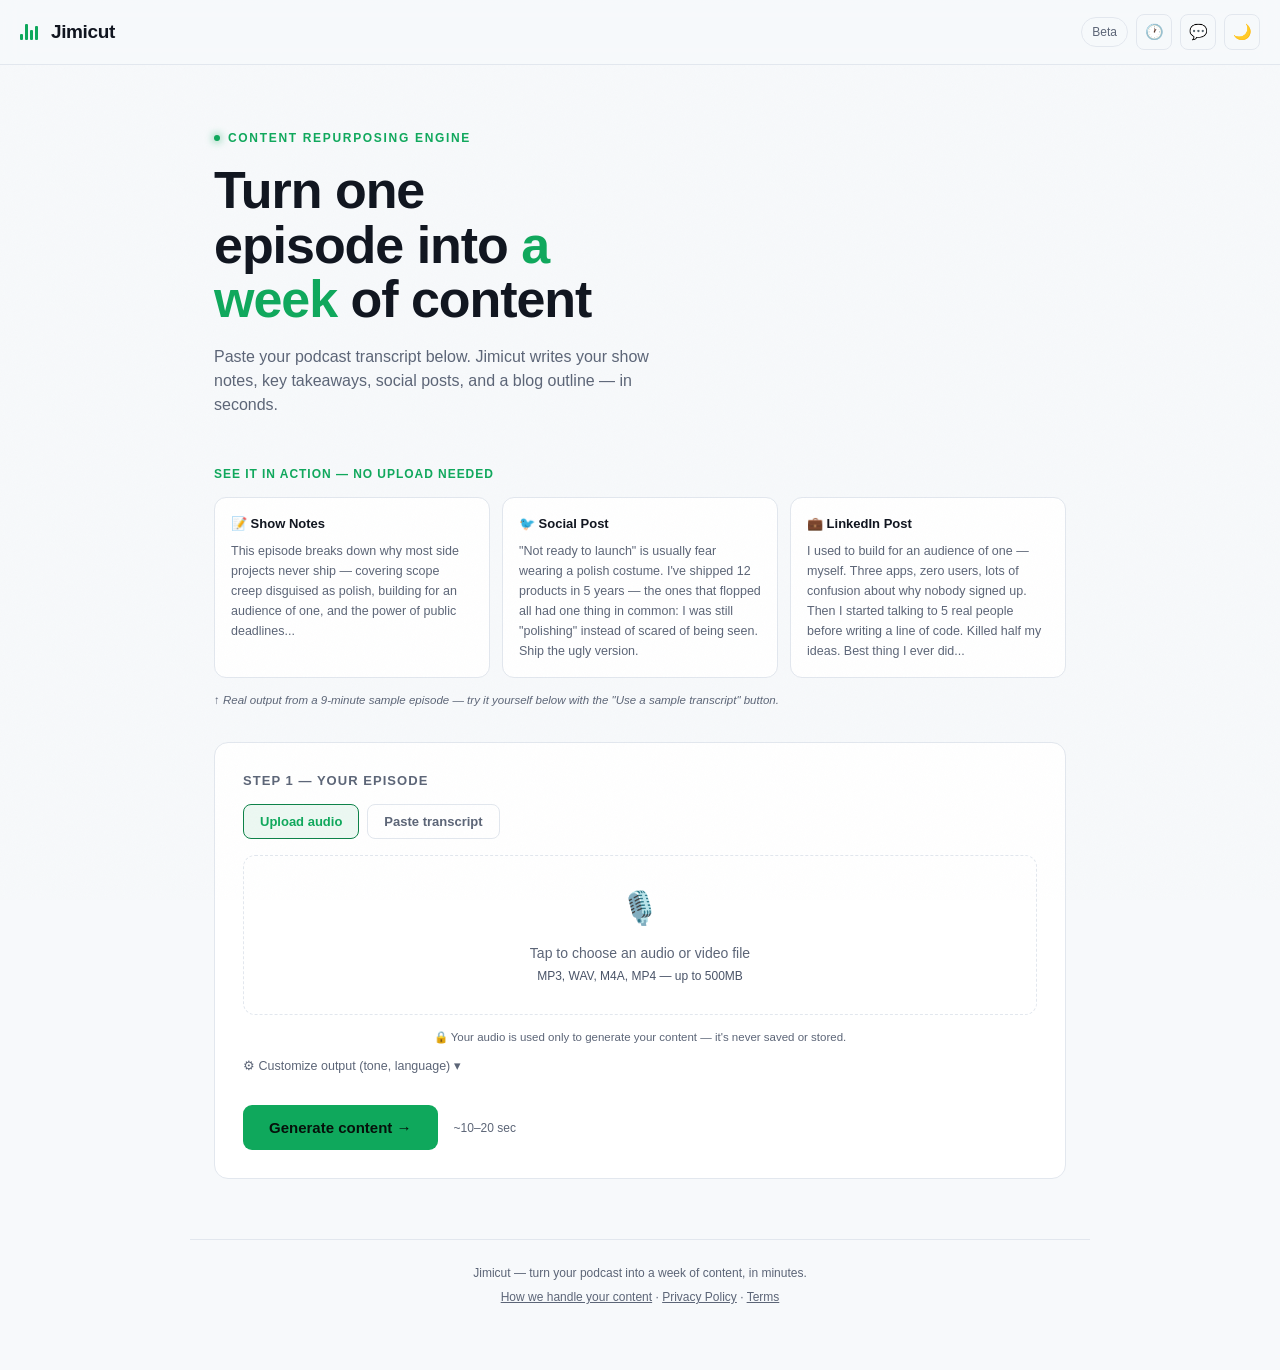
<file: index.html>
<!DOCTYPE html>
<html lang="en">
<head>
<meta charset="UTF-8">
<meta name="viewport" content="width=device-width, initial-scale=1.0, maximum-scale=1.0, user-scalable=no">
<title>Jimicut — Turn talk into content</title>

<link rel="icon" type="image/png" href="favicon.png">
<link rel="apple-touch-icon" href="icon-192.png">
<link rel="manifest" href="manifest.json">
<meta name="theme-color" content="#0A0E14">
<meta name="apple-mobile-web-app-capable" content="yes">
<meta name="apple-mobile-web-app-status-bar-style" content="black-translucent">
<meta name="apple-mobile-web-app-title" content="Jimicut">

<meta name="description" content="Turn one podcast episode into show notes, social posts, YouTube descriptions, LinkedIn posts, and a blog outline — in minutes.">

<meta property="og:type" content="website">
<meta property="og:url" content="https://jimicut.com/">
<meta property="og:title" content="Jimicut — Turn one episode into a week of content">
<meta property="og:description" content="Upload your podcast audio and get show notes, social posts, YouTube descriptions, LinkedIn posts, and a blog outline — in minutes.">
<meta property="og:image" content="https://jimicut.com/og-image.png">
<meta property="og:image:width" content="1200">
<meta property="og:image:height" content="630">

<meta name="twitter:card" content="summary_large_image">
<meta name="twitter:title" content="Jimicut — Turn one episode into a week of content">
<meta name="twitter:description" content="Upload your podcast audio and get show notes, social posts, YouTube descriptions, LinkedIn posts, and a blog outline — in minutes.">
<meta name="twitter:image" content="https://jimicut.com/og-image.png">

<link rel="stylesheet" href="style.css">
<script>
  if(localStorage.getItem('jimicut_theme') === 'dark'){
    document.documentElement.setAttribute('data-theme', 'dark');
  }
</script>

<script type="application/ld+json">
{
  "@context": "https://schema.org",
  "@type": "SoftwareApplication",
  "name": "Jimicut",
  "applicationCategory": "BusinessApplication",
  "operatingSystem": "Web",
  "description": "Turn one podcast episode into show notes, social posts, YouTube descriptions, LinkedIn posts, and a blog outline — in minutes.",
  "url": "https://jimicut.com/",
  "offers": {
    "@type": "Offer",
    "price": "0",
    "priceCurrency": "INR"
  }
}
</script>
</head>
<body>
<div class="noise"></div>

<div class="inapp-banner" id="inappBanner">
  ⚠️ Audio upload doesn't work inside Instagram/Facebook's built-in browser. Tap <strong>⋯</strong> (top right) and choose <strong>"Open in browser"</strong> or <strong>"Open in Chrome"</strong>.
</div>

<header>
  <div class="logo-group">
    <div class="logo">
      <div class="logo-mark"><span></span><span></span><span></span><span></span></div>
      Jimicut
    </div>
  </div>
  <div class="header-actions">
    <div class="tag">Beta</div>
    <button class="history-btn" onclick="openHistory()" title="History">🕐</button>
    <button class="feedback-btn" onclick="openFeedback()" title="Feedback">💬</button>
    <button class="theme-toggle" onclick="toggleTheme()" id="themeToggle" title="Toggle theme">🌙</button>
  </div>
</header>

<div class="modal-overlay" id="feedbackModal">
  <div class="modal">
    <div class="modal-title">Got a sec?</div>
    <p class="modal-sub">Tell us what worked, what didn't, or what's missing. Takes 10 seconds, helps a lot.</p>
    <textarea id="feedbackText" class="feedback-textarea" placeholder="e.g. Show notes were great but social posts felt generic..."></textarea>
    <div class="modal-actions">
      <button class="chip" onclick="closeFeedback()">Cancel</button>
      <button class="primary" onclick="submitFeedback()">Send feedback</button>
    </div>
    <p class="feedback-status" id="feedbackStatus"></p>
  </div>
</div>

<main>
  <div class="hero">
    <div class="eyebrow">Content Repurposing Engine</div>
    <h1>Turn one episode into <em>a week</em> of content</h1>
    <p class="sub">Paste your podcast transcript below. Jimicut writes your show notes, key takeaways, social posts, and a blog outline — in seconds.</p>
  </div>

  <div class="demo-section">
    <div class="demo-label">See it in action — no upload needed</div>
    <div class="demo-grid">
      <div class="demo-card">
        <div class="demo-card-title">📝 Show Notes</div>
        <div class="demo-card-body">This episode breaks down why most side projects never ship — covering scope creep disguised as polish, building for an audience of one, and the power of public deadlines...</div>
      </div>
      <div class="demo-card">
        <div class="demo-card-title">🐦 Social Post</div>
        <div class="demo-card-body">"Not ready to launch" is usually fear wearing a polish costume. I've shipped 12 products in 5 years — the ones that flopped all had one thing in common: I was still "polishing" instead of scared of being seen. Ship the ugly version.</div>
      </div>
      <div class="demo-card">
        <div class="demo-card-title">💼 LinkedIn Post</div>
        <div class="demo-card-body">I used to build for an audience of one — myself. Three apps, zero users, lots of confusion about why nobody signed up. Then I started talking to 5 real people before writing a line of code. Killed half my ideas. Best thing I ever did...</div>
      </div>
    </div>
    <p class="demo-note">↑ Real output from a 9-minute sample episode — try it yourself below with the "Use a sample transcript" button.</p>
  </div>

  <div class="panel">
    <div class="panel-label">Step 1 — Your episode</div>
    <div class="input-mode-tabs">
      <button class="mode-tab active" id="modeAudioBtn" onclick="switchMode('audio')">Upload audio</button>
      <button class="mode-tab" id="modeTextBtn" onclick="switchMode('text')">Paste transcript</button>
    </div>

    <div id="audioMode">
      <label class="dropzone" id="dropzone" for="audioFile">
        <div class="dropzone-icon">🎙️</div>
        <div class="dropzone-text" id="dropzoneText">Tap to choose an audio or video file<br><span class="dropzone-sub">MP3, WAV, M4A, MP4 — up to 500MB</span></div>
        <input type="file" id="audioFile" accept="audio/*,video/mp4,.mp4" style="display:none" onchange="handleAudioSelect(event)">
      </label>
      <div class="waveform" id="transcribeWave">
        <span style="animation-delay:0s"></span><span style="animation-delay:0.1s"></span>
        <span style="animation-delay:0.2s"></span><span style="animation-delay:0.3s"></span>
        <span style="animation-delay:0.4s"></span><span style="animation-delay:0.5s"></span>
        <span style="animation-delay:0.15s"></span><span style="animation-delay:0.25s"></span>
      </div>
      <div class="status-text" id="transcribeStatus">Transcribing your audio…</div>
      <div class="privacy-note">🔒 Your audio is used only to generate your content — it's never saved or stored.</div>
    </div>

    <div id="textMode" style="display:none">
      <textarea id="transcript" placeholder="Paste your episode transcript here. (No transcript handy? Try a sample below.)"></textarea>
      <div class="sample-row">
        <button class="chip" onclick="loadSample()">Use a sample transcript</button>
        <button class="chip" onclick="document.getElementById('transcript').value=''">Clear</button>
      </div>
    </div>

    <button class="options-toggle" onclick="toggleOptions()" id="optionsToggle">⚙ Customize output (tone, language) ▾</button>
    <div class="options-panel" id="optionsPanel">
      <div class="lang-select-row">
        <span class="lang-label">Tone:</span>
        <div class="lang-chips">
          <button class="tone-chip active" data-tone="default" onclick="setTone('default')">Default</button>
          <button class="tone-chip" data-tone="professional" onclick="setTone('professional')">Professional</button>
          <button class="tone-chip" data-tone="funny" onclick="setTone('funny')">Funny</button>
          <button class="tone-chip" data-tone="inspirational" onclick="setTone('inspirational')">Inspirational</button>
        </div>
      </div>
      <div class="lang-select-row">
        <span class="lang-label">Audio language:</span>
        <div class="lang-chips">
          <button class="lang-chip active" data-lang="auto" onclick="setLanguage('auto')">Auto-detect</button>
          <button class="lang-chip" data-lang="hi" onclick="setLanguage('hi')">Hindi</button>
          <button class="lang-chip" data-lang="en" onclick="setLanguage('en')">English</button>
        </div>
      </div>
    </div>

    <div class="cta-row">
      <button class="primary" id="generateBtn" onclick="generateContent()">Generate content →</button>
      <span class="hint">~10–20 sec</span>
    </div>
    <div class="waveform" id="waveform">
      <span style="animation-delay:0s"></span><span style="animation-delay:0.1s"></span>
      <span style="animation-delay:0.2s"></span><span style="animation-delay:0.3s"></span>
      <span style="animation-delay:0.4s"></span><span style="animation-delay:0.5s"></span>
      <span style="animation-delay:0.15s"></span><span style="animation-delay:0.25s"></span>
    </div>
    <div class="status-text" id="statusText">Drafting your content…</div>
    <div class="error-box" id="errorBox"></div>
  </div>

  <div class="results" id="results">
    <div class="tabs">
      <button class="tab active" data-tab="notes" onclick="switchTab('notes')">Show Notes</button>
      <button class="tab" data-tab="takeaways" onclick="switchTab('takeaways')">Takeaways</button>
      <button class="tab" data-tab="social" onclick="switchTab('social')">Social Posts</button>
      <button class="tab" data-tab="youtube" onclick="switchTab('youtube')">YouTube</button>
      <button class="tab" data-tab="linkedin" onclick="switchTab('linkedin')">LinkedIn</button>
      <button class="tab" data-tab="shorts" onclick="switchTab('shorts')">Shorts/Reels</button>
      <button class="tab" data-tab="thread" onclick="switchTab('thread')">Twitter Thread</button>
      <button class="tab" data-tab="newsletter" onclick="switchTab('newsletter')">Newsletter</button>
      <button class="tab" data-tab="blog" onclick="switchTab('blog')">Blog Outline</button>
    </div>

    <div class="tab-content active" id="tab-notes">
      <div class="edit-hint">✏️ Tap the text to edit before copying</div>
      <div class="output-block" id="out-notes" contenteditable="true"></div>
      <button class="copy-btn" onclick="copyOut('out-notes')">Copy show notes</button>
    </div>
    <div class="tab-content" id="tab-takeaways">
      <div class="edit-hint">✏️ Tap the text to edit before copying</div>
      <div class="output-block" id="out-takeaways" contenteditable="true"></div>
      <button class="copy-btn" onclick="copyOut('out-takeaways')">Copy takeaways</button>
    </div>
    <div class="tab-content" id="tab-social">
      <div class="edit-hint">✏️ Tap any post to edit it before copying</div>
      <div id="out-social"></div>
      <button class="copy-btn" onclick="copyAllSocial()">Copy all posts</button>
    </div>
    <div class="tab-content" id="tab-youtube">
      <div class="edit-hint">✏️ Tap the text to edit before copying</div>
      <div class="output-block" id="out-youtube" contenteditable="true"></div>
      <button class="copy-btn" onclick="copyOut('out-youtube')">Copy description</button>
    </div>
    <div class="tab-content" id="tab-linkedin">
      <div class="edit-hint">✏️ Tap the text to edit before copying</div>
      <div class="output-block" id="out-linkedin" contenteditable="true"></div>
      <button class="copy-btn" onclick="copyOut('out-linkedin')">Copy post</button>
    </div>
    <div class="tab-content" id="tab-shorts">
      <div class="edit-hint">✏️ Tap the text to edit before copying</div>
      <div class="output-block" id="out-shorts" contenteditable="true"></div>
      <button class="copy-btn" onclick="copyOut('out-shorts')">Copy script</button>
    </div>
    <div class="tab-content" id="tab-thread">
      <div class="edit-hint">✏️ Tap any tweet to edit it before copying</div>
      <div id="out-thread"></div>
      <button class="copy-btn" onclick="copyAllThread()">Copy thread</button>
    </div>
    <div class="tab-content" id="tab-newsletter">
      <div class="edit-hint">✏️ Tap the text to edit before copying</div>
      <div class="output-block" id="out-newsletter" contenteditable="true"></div>
      <button class="copy-btn" onclick="copyOut('out-newsletter')">Copy email</button>
    </div>
    <div class="tab-content" id="tab-blog">
      <div class="edit-hint">✏️ Tap the text to edit before copying</div>
      <div class="output-block" id="out-blog" contenteditable="true"></div>
      <button class="copy-btn" onclick="copyOut('out-blog')">Copy outline</button>
    </div>
  </div>
</main>

<footer>
  Jimicut — turn your podcast into a week of content, in minutes.
  <br><button class="footer-link" onclick="openPrivacy()">How we handle your content</button>
  <span style="color:var(--text-dim); font-size:12px;"> · </span>
  <a href="privacy.html" class="footer-link" style="text-decoration:underline;">Privacy Policy</a>
  <span style="color:var(--text-dim); font-size:12px;"> · </span>
  <a href="terms.html" class="footer-link" style="text-decoration:underline;">Terms</a>
</footer>

<div class="modal-overlay" id="privacyModal">
  <div class="modal">
    <div class="modal-title">🔒 How we handle your content</div>
    <div class="privacy-detail">
      <p><strong>Your audio:</strong> Sent directly for transcription and never saved on our servers. Once your text comes back, the audio is gone.</p>
      <p><strong>Your transcript & generated content:</strong> Only saved in <em>your own browser</em> (for the History feature) — we don't store it on our servers either.</p>
      <p><strong>Feedback you submit:</strong> Saved so we can read it and improve Jimicut. Don't include anything sensitive.</p>
      <p style="color:var(--text-dim); font-size:12px;">Jimicut is an independent beta project. If you have questions, use the Feedback button.</p>
    </div>
    <div class="modal-actions">
      <button class="primary" onclick="closePrivacy()">Got it</button>
    </div>
  </div>
</div>

<div class="modal-overlay" id="historyModal">
  <div class="modal history-modal">
    <div class="modal-title">Your recent generations</div>
    <p class="modal-sub">Saved on this device only, last 5 kept.</p>
    <div id="historyList"></div>
    <div class="modal-actions">
      <button class="chip" onclick="closeHistory()">Close</button>
    </div>
  </div>
</div>

<div class="modal-overlay" id="interestModal">
  <div class="modal">
    <div class="modal-title">Want unlimited access?</div>
    <p class="modal-sub">You've hit today's free limit. We're building a Pro version with no daily limits — leave your email and we'll notify you when it's ready (no spam, just one email).</p>
    <input type="email" id="interestEmail" class="modal-input" placeholder="you@email.com">
    <div class="modal-actions">
      <button class="chip" onclick="closeInterest()">No thanks</button>
      <button class="primary" onclick="submitInterest()">Notify me</button>
    </div>
    <p class="feedback-status" id="interestStatus"></p>
  </div>
</div>

<script src="app.js"></script>
</body>
</html>
</file>
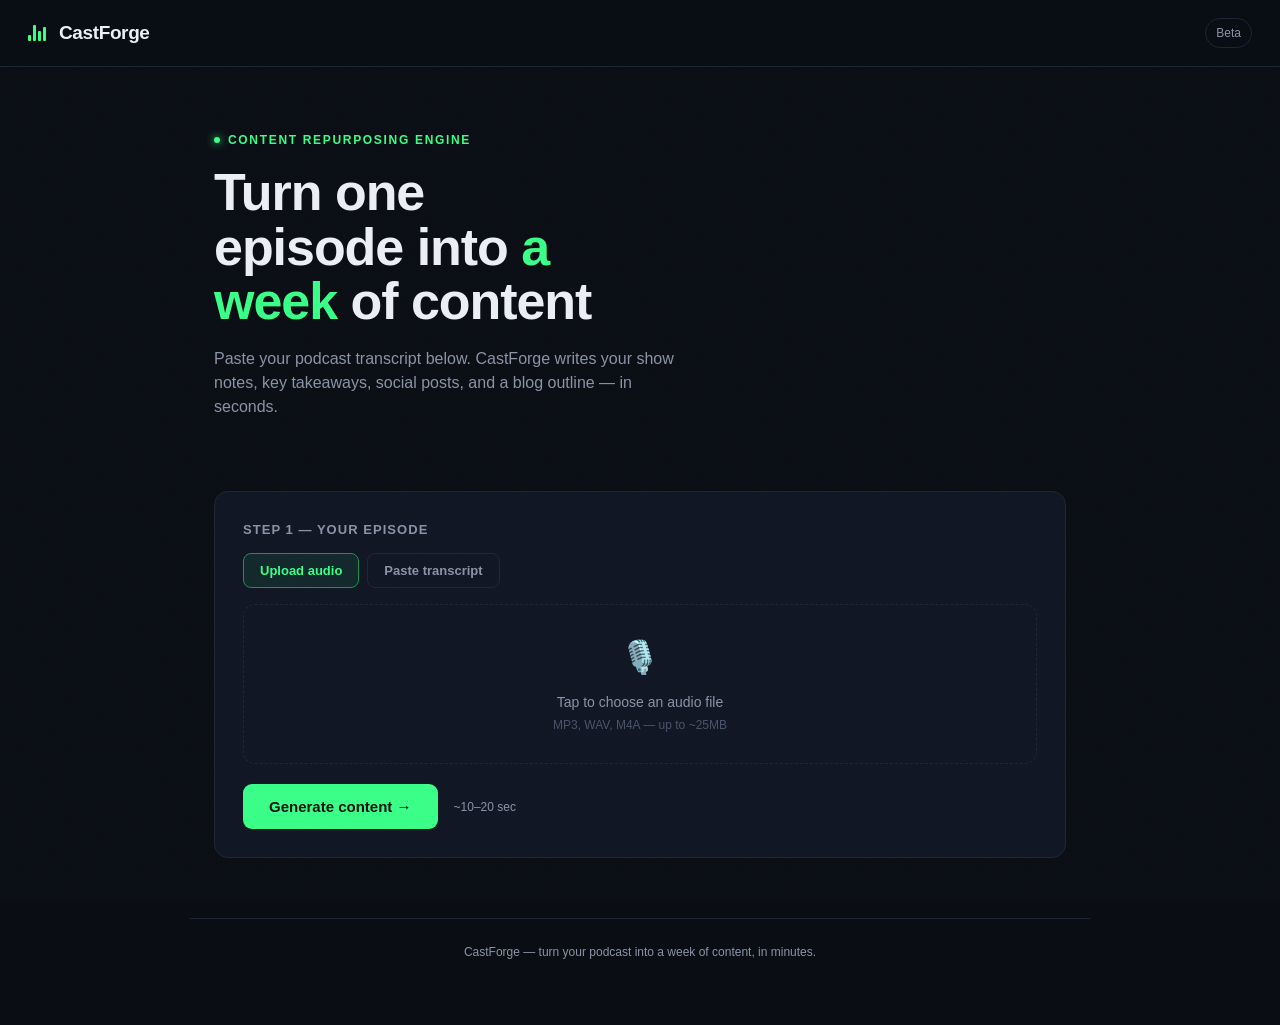
<file: index-20.html>
<!DOCTYPE html>
<html lang="en">
<head>
<meta charset="UTF-8">
<meta name="viewport" content="width=device-width, initial-scale=1.0">
<title>CastForge — Turn talk into content</title>
<style>
  @import url('https://fonts.cdnfonts.com/css/space-grotesk');
  @import url('https://fonts.cdnfonts.com/css/inter');

  :root{
    --bg: #0A0E14;
    --bg-raised: #101623;
    --line: #1E2635;
    --text: #ECEFF4;
    --text-dim: #8B93A7;
    --accent: #39FF88;
    --accent-dim: #1F8F52;
    --accent-wash: rgba(57,255,136,0.08);
  }
  *{box-sizing:border-box; margin:0; padding:0;}
  html{scroll-behavior:smooth;}
  body{
    background:var(--bg);
    color:var(--text);
    font-family:'Inter', -apple-system, sans-serif;
    line-height:1.5;
    min-height:100vh;
  }
  ::selection{ background:var(--accent); color:#06110B; }

  .noise{
    position:fixed; inset:0; pointer-events:none; opacity:0.025; z-index:1;
    background-image:url("data:image/svg+xml,%3Csvg xmlns='http://www.w3.org/2000/svg' width='120' height='120'%3E%3Cfilter id='n'%3E%3CfeTurbulence type='fractalNoise' baseFrequency='0.9' numOctaves='2'/%3E%3C/filter%3E%3Crect width='100%25' height='100%25' filter='url(%23n)'/%3E%3C/svg%3E");
  }

  header{
    position:sticky; top:0; z-index:10;
    display:flex; align-items:center; justify-content:space-between;
    padding:18px 28px;
    background:rgba(10,14,20,0.85);
    backdrop-filter:blur(10px);
    border-bottom:1px solid var(--line);
  }
  .logo{
    font-family:'Space Grotesk', sans-serif;
    font-weight:700;
    font-size:19px;
    letter-spacing:-0.02em;
    display:flex; align-items:center; gap:9px;
  }
  .logo-mark{
    width:22px; height:16px; display:flex; align-items:flex-end; gap:2px;
  }
  .logo-mark span{
    width:3px; background:var(--accent); border-radius:1px;
    animation:pulse 1.4s ease-in-out infinite;
  }
  .logo-mark span:nth-child(1){height:40%; animation-delay:0s;}
  .logo-mark span:nth-child(2){height:100%; animation-delay:0.15s;}
  .logo-mark span:nth-child(3){height:65%; animation-delay:0.3s;}
  .logo-mark span:nth-child(4){height:85%; animation-delay:0.45s;}
  @keyframes pulse{
    0%,100%{transform:scaleY(0.5);} 50%{transform:scaleY(1);}
  }
  .tag{
    font-size:12px; color:var(--text-dim);
    border:1px solid var(--line); padding:5px 10px; border-radius:20px;
  }
  .settings-btn{
    background:transparent; border:1px solid var(--line); color:var(--text-dim);
    width:36px; height:36px; border-radius:8px; font-size:16px; cursor:pointer;
    transition:all .15s;
  }
  .settings-btn:hover{ color:var(--accent); border-color:var(--accent-dim); }

  .inapp-banner{
    display:none; background:#3a2a0a; border-bottom:1px solid #6b4a12;
    color:#ffcb6b; font-size:13px; text-align:center; padding:12px 16px; line-height:1.5;
  }
  .inapp-banner.active{ display:block; }

  .modal-overlay{
    display:none; position:fixed; inset:0; z-index:100;
    background:rgba(5,7,11,0.75); backdrop-filter:blur(4px);
    align-items:center; justify-content:center; padding:20px;
  }
  .modal-overlay.active{ display:flex; }
  .modal{
    background:var(--bg-raised); border:1px solid var(--line); border-radius:14px;
    padding:26px; max-width:400px; width:100%;
  }
  .modal-title{ font-family:'Space Grotesk', sans-serif; font-size:18px; font-weight:700; margin-bottom:8px; }
  .modal-sub{ font-size:13px; color:var(--text-dim); margin-bottom:18px; line-height:1.5; }
  .modal-label{ font-size:12px; color:var(--text-dim); display:block; margin-bottom:6px; }
  .modal-input{
    width:100%; background:#0D1320; border:1px solid var(--line); border-radius:8px;
    color:var(--text); font-size:14px; padding:11px 14px; font-family:'Inter', sans-serif;
  }
  .modal-input:focus{ outline:none; border-color:var(--accent-dim); }
  .modal-hint{ font-size:11px; color:var(--text-dim); margin-top:8px; }
  .modal-actions{ display:flex; justify-content:flex-end; gap:10px; margin-top:20px; }

  main{max-width:900px; margin:0 auto; padding:0 24px;}

  .hero{
    padding:64px 0 40px;
    text-align:left;
  }
  .eyebrow{
    font-size:12px; text-transform:uppercase; letter-spacing:0.14em;
    color:var(--accent); font-weight:600; margin-bottom:16px;
    display:flex; align-items:center; gap:8px;
  }
  .eyebrow::before{content:''; width:6px; height:6px; background:var(--accent); border-radius:50%; display:inline-block; box-shadow:0 0 8px var(--accent);}
  h1{
    font-family:'Space Grotesk', sans-serif;
    font-weight:700;
    font-size:clamp(32px, 5.5vw, 52px);
    line-height:1.05;
    letter-spacing:-0.02em;
    max-width:14ch;
    margin-bottom:18px;
  }
  h1 em{ font-style:normal; color:var(--accent); }
  .sub{
    color:var(--text-dim); font-size:16px; max-width:52ch; margin-bottom:0;
  }

  .panel{
    background:var(--bg-raised);
    border:1px solid var(--line);
    border-radius:14px;
    padding:28px;
    margin:32px 0;
  }
  .panel-label{
    font-family:'Space Grotesk', sans-serif;
    font-size:13px; font-weight:600; text-transform:uppercase; letter-spacing:0.08em;
    color:var(--text-dim); margin-bottom:14px;
  }

  textarea{
    width:100%; min-height:160px;
    background:#0D1320; border:1px solid var(--line); border-radius:10px;
    color:var(--text); font-family:'Inter', sans-serif; font-size:14px;
    padding:16px; resize:vertical; line-height:1.6;
  }
  textarea:focus{ outline:none; border-color:var(--accent-dim); }
  textarea::placeholder{ color:#4A5468; }

  .input-mode-tabs{ display:flex; gap:8px; margin-bottom:16px; }
  .mode-tab{
    font-family:'Space Grotesk', sans-serif; font-size:13px; font-weight:600;
    background:transparent; color:var(--text-dim); border:1px solid var(--line);
    padding:9px 16px; border-radius:8px; cursor:pointer; transition:all .15s;
  }
  .mode-tab.active{ background:var(--accent-wash); color:var(--accent); border-color:var(--accent-dim); }

  .dropzone{
    display:flex; flex-direction:column; align-items:center; justify-content:center;
    gap:10px; min-height:160px; border:1.5px dashed var(--line); border-radius:12px;
    cursor:pointer; transition:all .15s; text-align:center; padding:20px;
  }
  .dropzone:hover{ border-color:var(--accent-dim); background:var(--accent-wash); }
  .dropzone-icon{ font-size:32px; }
  .dropzone-text{ font-size:14px; color:var(--text-dim); line-height:1.6; }
  .dropzone-sub{ font-size:12px; color:#4A5468; }
  .dropzone.has-file{ border-color:var(--accent); border-style:solid; }

  .sample-row{ display:flex; gap:10px; margin-top:12px; flex-wrap:wrap; }
  .chip{
    font-size:12px; color:var(--text-dim); background:transparent;
    border:1px solid var(--line); padding:6px 12px; border-radius:20px;
    cursor:pointer; transition:all .15s;
  }
  .chip:hover{ border-color:var(--accent-dim); color:var(--text); }

  .cta-row{ display:flex; align-items:center; gap:16px; margin-top:20px; flex-wrap:wrap; }
  button.primary{
    background:var(--accent); color:#06110B; border:none;
    font-family:'Space Grotesk', sans-serif; font-weight:700; font-size:15px;
    padding:14px 26px; border-radius:9px; cursor:pointer;
    transition:transform .15s, box-shadow .15s;
    box-shadow:0 0 0 rgba(57,255,136,0);
  }
  button.primary:hover{ transform:translateY(-1px); box-shadow:0 6px 20px rgba(57,255,136,0.25); }
  button.primary:disabled{ opacity:0.5; cursor:not-allowed; transform:none; box-shadow:none; }
  .hint{ font-size:12px; color:var(--text-dim); }

  .waveform{
    display:none; align-items:flex-end; gap:3px; height:36px; margin:20px 0;
  }
  .waveform.active{ display:flex; }
  .waveform span{
    width:4px; background:var(--accent); border-radius:2px;
    animation:wave 1s ease-in-out infinite;
  }
  @keyframes wave{
    0%,100%{ height:20%; opacity:0.4; } 50%{ height:100%; opacity:1; }
  }

  .status-text{ font-size:13px; color:var(--accent); display:none; margin-top:4px; }
  .status-text.active{ display:block; }

  .results{ display:none; margin-top:8px; }
  .results.active{ display:block; }

  .tabs{
    display:flex; gap:4px; border-bottom:1px solid var(--line);
    margin-bottom:24px; overflow-x:auto;
  }
  .tab{
    font-family:'Space Grotesk', sans-serif; font-size:13px; font-weight:600;
    color:var(--text-dim); background:none; border:none; cursor:pointer;
    padding:12px 16px; border-bottom:2px solid transparent; white-space:nowrap;
    transition:color .15s;
  }
  .tab.active{ color:var(--accent); border-bottom-color:var(--accent); }
  .tab:hover:not(.active){ color:var(--text); }

  .tab-content{ display:none; }
  .tab-content.active{ display:block; animation:fadeIn .3s ease; }
  @keyframes fadeIn{ from{opacity:0; transform:translateY(6px);} to{opacity:1; transform:translateY(0);} }

  .output-block{
    background:#0D1320; border:1px solid var(--line); border-radius:10px;
    padding:20px; font-size:14px; white-space:pre-wrap; line-height:1.7;
    max-height:420px; overflow-y:auto;
  }
  .output-block h3{ font-family:'Space Grotesk', sans-serif; font-size:14px; color:var(--accent); margin:16px 0 6px; }
  .output-block h3:first-child{ margin-top:0; }

  .copy-btn{
    margin-top:12px; font-size:12px; color:var(--accent);
    background:var(--accent-wash); border:1px solid var(--accent-dim);
    padding:7px 14px; border-radius:8px; cursor:pointer;
  }
  .copy-btn:hover{ background:rgba(57,255,136,0.15); }

  .social-post{
    background:#0D1320; border:1px solid var(--line); border-radius:10px;
    padding:14px 16px; margin-bottom:10px; font-size:13.5px; position:relative;
  }
  .social-post .num{ color:var(--accent); font-weight:700; margin-right:6px; }

  footer{
    max-width:900px; margin:60px auto 40px; padding:24px; text-align:center;
    color:var(--text-dim); font-size:12px; border-top:1px solid var(--line);
  }

  .error-box{
    background:rgba(255,80,80,0.08); border:1px solid rgba(255,80,80,0.3);
    color:#ff8080; padding:14px 16px; border-radius:10px; font-size:13px; margin-top:16px; display:none;
  }
  .error-box.active{ display:block; }
</style>
</head>
<body>
<div class="noise"></div>

<div class="inapp-banner" id="inappBanner">
  ⚠️ Audio upload doesn't work inside Instagram/Facebook's built-in browser. Tap <strong>⋯</strong> (top right) and choose <strong>"Open in browser"</strong> or <strong>"Open in Chrome"</strong>.
</div>

<header>
  <div class="logo">
    <div class="logo-mark"><span></span><span></span><span></span><span></span></div>
    CastForge
  </div>
  <div class="tag">Beta</div>
</header>

<main>
  <div class="hero">
    <div class="eyebrow">Content Repurposing Engine</div>
    <h1>Turn one episode into <em>a week</em> of content</h1>
    <p class="sub">Paste your podcast transcript below. CastForge writes your show notes, key takeaways, social posts, and a blog outline — in seconds.</p>
  </div>

  <div class="panel">
    <div class="panel-label">Step 1 — Your episode</div>
    <div class="input-mode-tabs">
      <button class="mode-tab active" id="modeAudioBtn" onclick="switchMode('audio')">Upload audio</button>
      <button class="mode-tab" id="modeTextBtn" onclick="switchMode('text')">Paste transcript</button>
    </div>

    <div id="audioMode">
      <label class="dropzone" id="dropzone" for="audioFile">
        <div class="dropzone-icon">🎙️</div>
        <div class="dropzone-text" id="dropzoneText">Tap to choose an audio file<br><span class="dropzone-sub">MP3, WAV, M4A — up to ~25MB</span></div>
        <input type="file" id="audioFile" accept="audio/*" style="display:none" onchange="handleAudioSelect(event)">
      </label>
      <div class="waveform" id="transcribeWave">
        <span style="animation-delay:0s"></span><span style="animation-delay:0.1s"></span>
        <span style="animation-delay:0.2s"></span><span style="animation-delay:0.3s"></span>
        <span style="animation-delay:0.4s"></span><span style="animation-delay:0.5s"></span>
        <span style="animation-delay:0.15s"></span><span style="animation-delay:0.25s"></span>
      </div>
      <div class="status-text" id="transcribeStatus">Transcribing your audio…</div>
    </div>

    <div id="textMode" style="display:none">
      <textarea id="transcript" placeholder="Paste your episode transcript here. (No transcript handy? Try a sample below.)"></textarea>
      <div class="sample-row">
        <button class="chip" onclick="loadSample()">Use a sample transcript</button>
        <button class="chip" onclick="document.getElementById('transcript').value=''">Clear</button>
      </div>
    </div>

    <div class="cta-row">
      <button class="primary" id="generateBtn" onclick="generateContent()">Generate content →</button>
      <span class="hint">~10–20 sec</span>
    </div>
    <div class="waveform" id="waveform">
      <span style="animation-delay:0s"></span><span style="animation-delay:0.1s"></span>
      <span style="animation-delay:0.2s"></span><span style="animation-delay:0.3s"></span>
      <span style="animation-delay:0.4s"></span><span style="animation-delay:0.5s"></span>
      <span style="animation-delay:0.15s"></span><span style="animation-delay:0.25s"></span>
    </div>
    <div class="status-text" id="statusText">Drafting your content…</div>
    <div class="error-box" id="errorBox"></div>
  </div>

  <div class="results" id="results">
    <div class="tabs">
      <button class="tab active" data-tab="notes" onclick="switchTab('notes')">Show Notes</button>
      <button class="tab" data-tab="takeaways" onclick="switchTab('takeaways')">Takeaways</button>
      <button class="tab" data-tab="social" onclick="switchTab('social')">Social Posts</button>
      <button class="tab" data-tab="blog" onclick="switchTab('blog')">Blog Outline</button>
    </div>

    <div class="tab-content active" id="tab-notes">
      <div class="output-block" id="out-notes"></div>
      <button class="copy-btn" onclick="copyOut('out-notes')">Copy show notes</button>
    </div>
    <div class="tab-content" id="tab-takeaways">
      <div class="output-block" id="out-takeaways"></div>
      <button class="copy-btn" onclick="copyOut('out-takeaways')">Copy takeaways</button>
    </div>
    <div class="tab-content" id="tab-social">
      <div id="out-social"></div>
      <button class="copy-btn" onclick="copyAllSocial()">Copy all posts</button>
    </div>
    <div class="tab-content" id="tab-blog">
      <div class="output-block" id="out-blog"></div>
      <button class="copy-btn" onclick="copyOut('out-blog')">Copy outline</button>
    </div>
  </div>
</main>

<footer>
  CastForge — turn your podcast into a week of content, in minutes.
</footer>

<script>
const SAMPLE = `[00:00] Host: Welcome back to the show. Today we're talking about why most side projects never ship. I've launched twelve products in the last five years, and I want to break down the actual pattern I see killing projects before they reach users.

[00:45] Host: The number one killer isn't lack of skill, it's scope creep disguised as polish. You tell yourself you're "not ready to launch" but really you're avoiding the fear of putting something imperfect in front of people.

[02:10] Host: Second pattern: building for an audience of one — yourself. I did this with my first three apps. I built exactly what I wanted, never talked to a single user, and then wondered why nobody signed up.

[03:30] Host: Third: no forcing function. If there's no deadline, no public commitment, no money on the line, the project just... drifts. I now tell three friends the exact ship date before I write a line of code. Public pressure works.

[05:00] Host: My rule now is a two week rule. If I can't get a rough, ugly version in front of five real users within two weeks, the idea is too big and I break it down further.

[06:15] Host: Let's talk about the fix. Start by writing the landing page copy before you write any code. If you can't explain the value in three sentences, the product isn't clear enough yet.

[07:40] Host: Second fix: talk to five potential users before building anything. Not a survey — an actual fifteen minute call. You'll kill half your ideas this way, which is the point.

[09:00] Host: That's the show. If this helped, share it with a friend who's stuck on a side project. See you next week.`;

const WORKER_URL = "https://castforge.rajukumar98763017.workers.dev/";
const TRANSCRIBE_URL = "https://castforge.rajukumar98763017.workers.dev/transcribe";
const MAX_FILE_MB = 25;

// Detect Instagram / Facebook in-app browsers where file upload is blocked
(function detectInAppBrowser(){
  const ua = navigator.userAgent || "";
  const isInApp = /Instagram|FBAN|FBAV|FB_IAB/i.test(ua);
  if(isInApp){
    document.getElementById('inappBanner').classList.add('active');
  }
})();

let currentMode = 'audio';
let transcribedText = '';

function switchMode(mode){
  currentMode = mode;
  document.getElementById('modeAudioBtn').classList.toggle('active', mode==='audio');
  document.getElementById('modeTextBtn').classList.toggle('active', mode==='text');
  document.getElementById('audioMode').style.display = mode==='audio' ? 'block' : 'none';
  document.getElementById('textMode').style.display = mode==='text' ? 'block' : 'none';
}

async function handleAudioSelect(event){
  const file = event.target.files[0];
  if(!file) return;

  const dropzone = document.getElementById('dropzone');
  const dropzoneText = document.getElementById('dropzoneText');
  const errorBox = document.getElementById('errorBox');
  errorBox.classList.remove('active');
  transcribedText = '';

  const sizeMB = file.size / (1024*1024);
  if(sizeMB > MAX_FILE_MB){
    errorBox.innerText = `That file is ${sizeMB.toFixed(1)}MB — please use a file under ${MAX_FILE_MB}MB (try a shorter clip or a compressed audio format).`;
    errorBox.classList.add('active');
    return;
  }

  dropzoneText.innerHTML = '🎧 ' + file.name;
  dropzone.classList.add('has-file');

  document.getElementById('transcribeWave').classList.add('active');
  document.getElementById('transcribeStatus').classList.add('active');

async function callTranscribeAPI(file){
  const formData = new FormData();
  formData.append('audio', file);
  const response = await fetch(TRANSCRIBE_URL, { method: 'POST', body: formData });
  const data = await response.json();
  if(data.error){
    if(response.status === 429){ throw new Error("You've hit today's free limit — please try again tomorrow."); }
    throw new Error(data.error);
  }
  return data.text;
}

async function transcribeWithRetry(file, attempts=2){
  let lastErr;
  for(let i=0; i<attempts; i++){
    try{
      return await callTranscribeAPI(file);
    } catch(err){
      lastErr = err;
      if(err.message.includes("today's free limit")) throw err;
      if(i < attempts-1){ await new Promise(r=>setTimeout(r, 1200)); }
    }
  }
  throw lastErr;
}

  try{
    transcribedText = await transcribeWithRetry(file);
    dropzoneText.innerHTML = '✅ ' + file.name + '<br><span class="dropzone-sub">Transcribed — ready to generate</span>';
  } catch(err){
    errorBox.innerText = err.message.includes("today's free limit")
      ? err.message
      : err.message;
    errorBox.classList.add('active');
    dropzoneText.innerHTML = '⚠️ ' + file.name + '<br><span class="dropzone-sub">Transcription failed, tap to retry</span>';
    dropzone.classList.remove('has-file');
  } finally {
    document.getElementById('transcribeWave').classList.remove('active');
    document.getElementById('transcribeStatus').classList.remove('active');
  }
}

function loadSample(){ document.getElementById('transcript').value = SAMPLE; }

function switchTab(name){
  document.querySelectorAll('.tab').forEach(t=>t.classList.toggle('active', t.dataset.tab===name));
  document.querySelectorAll('.tab-content').forEach(c=>c.classList.toggle('active', c.id==='tab-'+name));
}

function copyOut(id){
  const text = document.getElementById(id).innerText;
  navigator.clipboard.writeText(text);
  event.target.innerText = 'Copied ✓';
  setTimeout(()=>{ event.target.innerText = event.target.innerText.replace('Copied ✓', document.activeElement.dataset.orig || 'Copy'); }, 1200);
}

let lastSocialPosts = [];
function copyAllSocial(){
  navigator.clipboard.writeText(lastSocialPosts.join('\\n\\n'));
  event.target.innerText = 'Copied ✓';
  setTimeout(()=>{ event.target.innerText = 'Copy all posts'; }, 1200);
}

async function generateContent(){
  const transcript = currentMode === 'audio' ? transcribedText.trim() : document.getElementById('transcript').value.trim();
  const errorBox = document.getElementById('errorBox');
  errorBox.classList.remove('active');

  if(!transcript){
    errorBox.innerText = currentMode === 'audio'
      ? 'Please upload an audio file and wait for transcription to finish.'
      : 'Paste a transcript first, or click "Use a sample transcript".';
    errorBox.classList.add('active');
    return;
  }

  const btn = document.getElementById('generateBtn');
  btn.disabled = true;
  btn.innerText = 'Generating…';
  document.getElementById('waveform').classList.add('active');
  document.getElementById('statusText').classList.add('active');
  document.getElementById('results').classList.remove('active');

  const prompt = `You are CastForge, an AI that turns podcast transcripts into ready-to-publish content. Given the transcript below, produce EXACTLY this JSON structure and nothing else — no markdown fences, no preamble:

IMPORTANT LANGUAGE RULE: Write ALL output in the same language the speaker actually used in the transcript. If the transcript is in Hindi, write the output in Hindi using Devanagari script (देवनागरी) — never Urdu script. If the transcript is in English, write in English. If mixed/Hinglish, match that natural mixed style. Do not translate to a different language than the source.

{
  "show_notes": "A well-formatted show notes section with an episode summary paragraph and a bulleted list of topics discussed with rough timestamps if present in the transcript. Use \\n for line breaks.",
  "takeaways": "Exactly 5 key takeaways as a numbered list. Use \\n for line breaks.",
  "social_posts": ["post 1 text", "post 2 text", "... exactly 10 short, punchy social media posts (Twitter/X style, under 280 chars each, some with relevant hooks or questions, no hashtag spam)"],
  "blog_outline": "A blog post outline with a title, an intro hook, 4-6 H2 section headers with 1-2 line descriptions each, and a conclusion CTA. Use \\n for line breaks."
}

Transcript:
${transcript}`;

async function callGenerateAPI(prompt){
  const response = await fetch(WORKER_URL, {
    method: "POST",
    headers: { "Content-Type": "application/json" },
    body: JSON.stringify({ prompt: prompt })
  });
  const data = await response.json();
  if(data.error){
    if(response.status === 429){ throw new Error("You've hit today's free limit — please try again tomorrow."); }
    throw new Error(data.error);
  }
  let raw = data.content;
  raw = raw.trim().replace(/^```json/,'').replace(/^```/,'').replace(/```$/,'').trim();
  return JSON.parse(raw);
}

async function generateWithRetry(prompt, attempts=2){
  let lastErr;
  for(let i=0; i<attempts; i++){
    try{
      return await callGenerateAPI(prompt);
    } catch(err){
      lastErr = err;
      if(err.message.includes("today's free limit")) throw err; // no point retrying a rate limit
      if(i < attempts-1){ await new Promise(r=>setTimeout(r, 1200)); } // brief pause before retry
    }
  }
  throw lastErr;
}

  try{
    const parsed = await generateWithRetry(prompt);

    document.getElementById('out-notes').innerText = parsed.show_notes;
    document.getElementById('out-takeaways').innerText = parsed.takeaways;
    document.getElementById('out-blog').innerText = parsed.blog_outline;

    lastSocialPosts = parsed.social_posts;
    const socialEl = document.getElementById('out-social');
    socialEl.innerHTML = parsed.social_posts.map((p,i)=>
      `<div class="social-post"><span class="num">${i+1}.</span>${p.replace(/</g,'&lt;')}</div>`
    ).join('');

    document.getElementById('results').classList.add('active');
    document.getElementById('results').scrollIntoView({behavior:'smooth', block:'start'});
  } catch(err){
    errorBox.innerText = err.message.includes("today's free limit")
      ? err.message
      : 'Something went wrong — please try again in a moment.';
    errorBox.classList.add('active');
  } finally {
    btn.disabled = false;
    btn.innerText = 'Generate content →';
    document.getElementById('waveform').classList.remove('active');
    document.getElementById('statusText').classList.remove('active');
  }
}
</script>
</body>
</html>
</file>
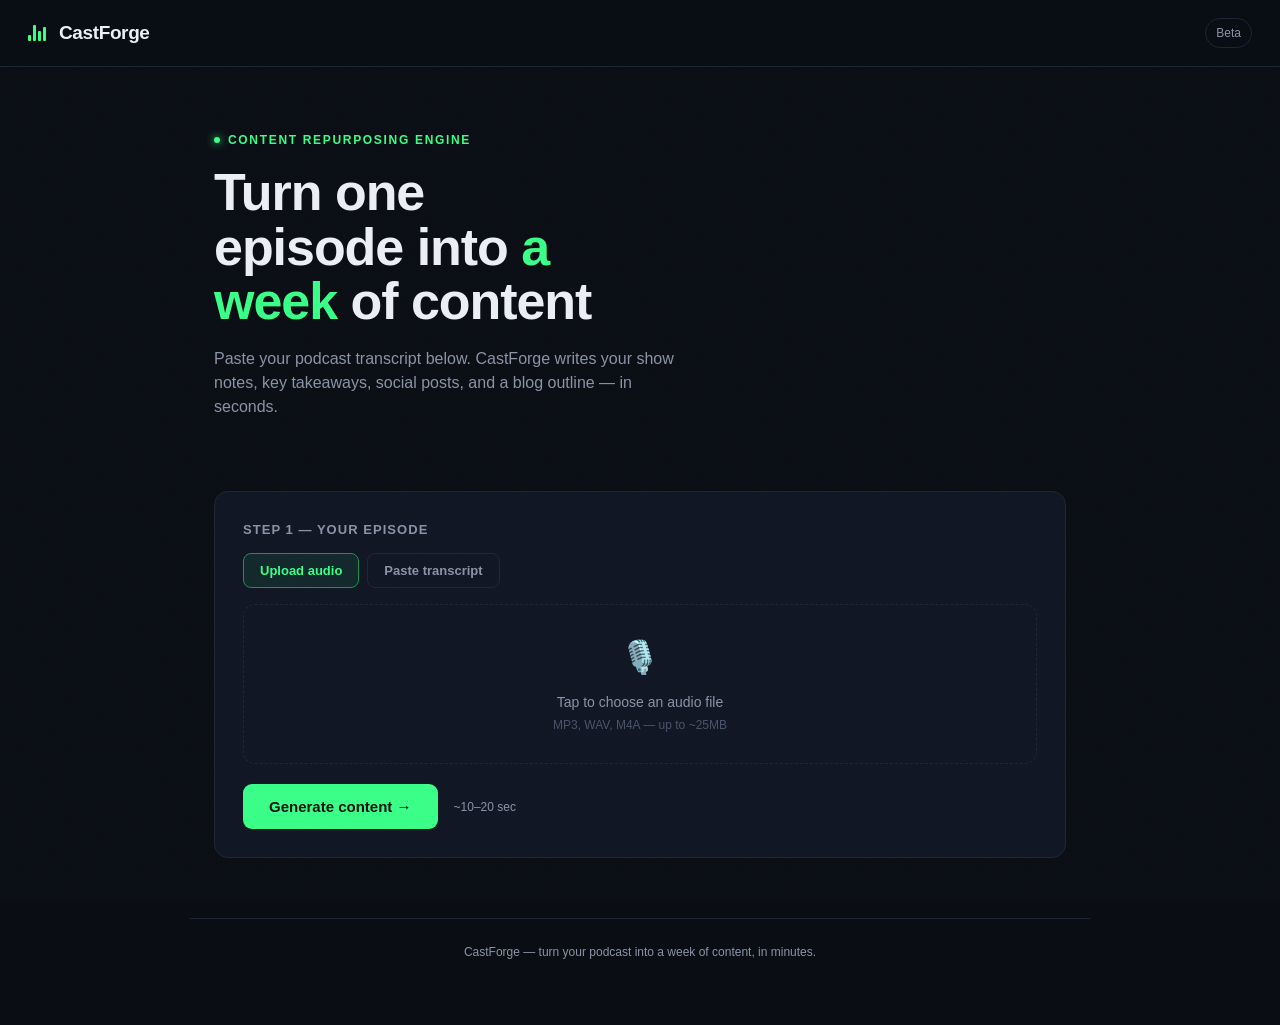
<file: index-22.html>
<!DOCTYPE html>
<html lang="en">
<head>
<meta charset="UTF-8">
<meta name="viewport" content="width=device-width, initial-scale=1.0">
<title>CastForge — Turn talk into content</title>
<style>
  @import url('https://fonts.cdnfonts.com/css/space-grotesk');
  @import url('https://fonts.cdnfonts.com/css/inter');

  :root{
    --bg: #0A0E14;
    --bg-raised: #101623;
    --line: #1E2635;
    --text: #ECEFF4;
    --text-dim: #8B93A7;
    --accent: #39FF88;
    --accent-dim: #1F8F52;
    --accent-wash: rgba(57,255,136,0.08);
  }
  *{box-sizing:border-box; margin:0; padding:0;}
  html{scroll-behavior:smooth;}
  body{
    background:var(--bg);
    color:var(--text);
    font-family:'Inter', -apple-system, sans-serif;
    line-height:1.5;
    min-height:100vh;
  }
  ::selection{ background:var(--accent); color:#06110B; }

  .noise{
    position:fixed; inset:0; pointer-events:none; opacity:0.025; z-index:1;
    background-image:url("data:image/svg+xml,%3Csvg xmlns='http://www.w3.org/2000/svg' width='120' height='120'%3E%3Cfilter id='n'%3E%3CfeTurbulence type='fractalNoise' baseFrequency='0.9' numOctaves='2'/%3E%3C/filter%3E%3Crect width='100%25' height='100%25' filter='url(%23n)'/%3E%3C/svg%3E");
  }

  header{
    position:sticky; top:0; z-index:10;
    display:flex; align-items:center; justify-content:space-between;
    padding:18px 28px;
    background:rgba(10,14,20,0.85);
    backdrop-filter:blur(10px);
    border-bottom:1px solid var(--line);
  }
  .logo{
    font-family:'Space Grotesk', sans-serif;
    font-weight:700;
    font-size:19px;
    letter-spacing:-0.02em;
    display:flex; align-items:center; gap:9px;
  }
  .logo-mark{
    width:22px; height:16px; display:flex; align-items:flex-end; gap:2px;
  }
  .logo-mark span{
    width:3px; background:var(--accent); border-radius:1px;
    animation:pulse 1.4s ease-in-out infinite;
  }
  .logo-mark span:nth-child(1){height:40%; animation-delay:0s;}
  .logo-mark span:nth-child(2){height:100%; animation-delay:0.15s;}
  .logo-mark span:nth-child(3){height:65%; animation-delay:0.3s;}
  .logo-mark span:nth-child(4){height:85%; animation-delay:0.45s;}
  @keyframes pulse{
    0%,100%{transform:scaleY(0.5);} 50%{transform:scaleY(1);}
  }
  .tag{
    font-size:12px; color:var(--text-dim);
    border:1px solid var(--line); padding:5px 10px; border-radius:20px;
  }
  .settings-btn{
    background:transparent; border:1px solid var(--line); color:var(--text-dim);
    width:36px; height:36px; border-radius:8px; font-size:16px; cursor:pointer;
    transition:all .15s;
  }
  .settings-btn:hover{ color:var(--accent); border-color:var(--accent-dim); }

  .inapp-banner{
    display:none; background:#3a2a0a; border-bottom:1px solid #6b4a12;
    color:#ffcb6b; font-size:13px; text-align:center; padding:12px 16px; line-height:1.5;
  }
  .inapp-banner.active{ display:block; }

  .modal-overlay{
    display:none; position:fixed; inset:0; z-index:100;
    background:rgba(5,7,11,0.75); backdrop-filter:blur(4px);
    align-items:center; justify-content:center; padding:20px;
  }
  .modal-overlay.active{ display:flex; }
  .modal{
    background:var(--bg-raised); border:1px solid var(--line); border-radius:14px;
    padding:26px; max-width:400px; width:100%;
  }
  .modal-title{ font-family:'Space Grotesk', sans-serif; font-size:18px; font-weight:700; margin-bottom:8px; }
  .modal-sub{ font-size:13px; color:var(--text-dim); margin-bottom:18px; line-height:1.5; }
  .modal-label{ font-size:12px; color:var(--text-dim); display:block; margin-bottom:6px; }
  .modal-input{
    width:100%; background:#0D1320; border:1px solid var(--line); border-radius:8px;
    color:var(--text); font-size:14px; padding:11px 14px; font-family:'Inter', sans-serif;
  }
  .modal-input:focus{ outline:none; border-color:var(--accent-dim); }
  .modal-hint{ font-size:11px; color:var(--text-dim); margin-top:8px; }
  .modal-actions{ display:flex; justify-content:flex-end; gap:10px; margin-top:20px; }

  main{max-width:900px; margin:0 auto; padding:0 24px;}

  .hero{
    padding:64px 0 40px;
    text-align:left;
  }
  .eyebrow{
    font-size:12px; text-transform:uppercase; letter-spacing:0.14em;
    color:var(--accent); font-weight:600; margin-bottom:16px;
    display:flex; align-items:center; gap:8px;
  }
  .eyebrow::before{content:''; width:6px; height:6px; background:var(--accent); border-radius:50%; display:inline-block; box-shadow:0 0 8px var(--accent);}
  h1{
    font-family:'Space Grotesk', sans-serif;
    font-weight:700;
    font-size:clamp(32px, 5.5vw, 52px);
    line-height:1.05;
    letter-spacing:-0.02em;
    max-width:14ch;
    margin-bottom:18px;
  }
  h1 em{ font-style:normal; color:var(--accent); }
  .sub{
    color:var(--text-dim); font-size:16px; max-width:52ch; margin-bottom:0;
  }

  .panel{
    background:var(--bg-raised);
    border:1px solid var(--line);
    border-radius:14px;
    padding:28px;
    margin:32px 0;
  }
  .panel-label{
    font-family:'Space Grotesk', sans-serif;
    font-size:13px; font-weight:600; text-transform:uppercase; letter-spacing:0.08em;
    color:var(--text-dim); margin-bottom:14px;
  }

  textarea{
    width:100%; min-height:160px;
    background:#0D1320; border:1px solid var(--line); border-radius:10px;
    color:var(--text); font-family:'Inter', sans-serif; font-size:14px;
    padding:16px; resize:vertical; line-height:1.6;
  }
  textarea:focus{ outline:none; border-color:var(--accent-dim); }
  textarea::placeholder{ color:#4A5468; }

  .input-mode-tabs{ display:flex; gap:8px; margin-bottom:16px; }
  .mode-tab{
    font-family:'Space Grotesk', sans-serif; font-size:13px; font-weight:600;
    background:transparent; color:var(--text-dim); border:1px solid var(--line);
    padding:9px 16px; border-radius:8px; cursor:pointer; transition:all .15s;
  }
  .mode-tab.active{ background:var(--accent-wash); color:var(--accent); border-color:var(--accent-dim); }

  .dropzone{
    display:flex; flex-direction:column; align-items:center; justify-content:center;
    gap:10px; min-height:160px; border:1.5px dashed var(--line); border-radius:12px;
    cursor:pointer; transition:all .15s; text-align:center; padding:20px;
  }
  .dropzone:hover{ border-color:var(--accent-dim); background:var(--accent-wash); }
  .dropzone-icon{ font-size:32px; }
  .dropzone-text{ font-size:14px; color:var(--text-dim); line-height:1.6; }
  .dropzone-sub{ font-size:12px; color:#4A5468; }
  .dropzone.has-file{ border-color:var(--accent); border-style:solid; }

  .sample-row{ display:flex; gap:10px; margin-top:12px; flex-wrap:wrap; }
  .chip{
    font-size:12px; color:var(--text-dim); background:transparent;
    border:1px solid var(--line); padding:6px 12px; border-radius:20px;
    cursor:pointer; transition:all .15s;
  }
  .chip:hover{ border-color:var(--accent-dim); color:var(--text); }

  .cta-row{ display:flex; align-items:center; gap:16px; margin-top:20px; flex-wrap:wrap; }
  button.primary{
    background:var(--accent); color:#06110B; border:none;
    font-family:'Space Grotesk', sans-serif; font-weight:700; font-size:15px;
    padding:14px 26px; border-radius:9px; cursor:pointer;
    transition:transform .15s, box-shadow .15s;
    box-shadow:0 0 0 rgba(57,255,136,0);
  }
  button.primary:hover{ transform:translateY(-1px); box-shadow:0 6px 20px rgba(57,255,136,0.25); }
  button.primary:disabled{ opacity:0.5; cursor:not-allowed; transform:none; box-shadow:none; }
  .hint{ font-size:12px; color:var(--text-dim); }

  .waveform{
    display:none; align-items:flex-end; gap:3px; height:36px; margin:20px 0;
  }
  .waveform.active{ display:flex; }
  .waveform span{
    width:4px; background:var(--accent); border-radius:2px;
    animation:wave 1s ease-in-out infinite;
  }
  @keyframes wave{
    0%,100%{ height:20%; opacity:0.4; } 50%{ height:100%; opacity:1; }
  }

  .status-text{ font-size:13px; color:var(--accent); display:none; margin-top:4px; }
  .status-text.active{ display:block; }

  .results{ display:none; margin-top:8px; }
  .results.active{ display:block; }

  .tabs{
    display:flex; gap:4px; border-bottom:1px solid var(--line);
    margin-bottom:24px; overflow-x:auto;
  }
  .tab{
    font-family:'Space Grotesk', sans-serif; font-size:13px; font-weight:600;
    color:var(--text-dim); background:none; border:none; cursor:pointer;
    padding:12px 16px; border-bottom:2px solid transparent; white-space:nowrap;
    transition:color .15s;
  }
  .tab.active{ color:var(--accent); border-bottom-color:var(--accent); }
  .tab:hover:not(.active){ color:var(--text); }

  .tab-content{ display:none; }
  .tab-content.active{ display:block; animation:fadeIn .3s ease; }
  @keyframes fadeIn{ from{opacity:0; transform:translateY(6px);} to{opacity:1; transform:translateY(0);} }

  .output-block{
    background:#0D1320; border:1px solid var(--line); border-radius:10px;
    padding:20px; font-size:14px; white-space:pre-wrap; line-height:1.7;
    max-height:420px; overflow-y:auto;
  }
  .output-block h3{ font-family:'Space Grotesk', sans-serif; font-size:14px; color:var(--accent); margin:16px 0 6px; }
  .output-block h3:first-child{ margin-top:0; }

  .copy-btn{
    margin-top:12px; font-size:12px; color:var(--accent);
    background:var(--accent-wash); border:1px solid var(--accent-dim);
    padding:7px 14px; border-radius:8px; cursor:pointer;
  }
  .copy-btn:hover{ background:rgba(57,255,136,0.15); }

  .social-post{
    background:#0D1320; border:1px solid var(--line); border-radius:10px;
    padding:14px 16px; margin-bottom:10px; font-size:13.5px; position:relative;
  }
  .social-post .num{ color:var(--accent); font-weight:700; margin-right:6px; }

  footer{
    max-width:900px; margin:60px auto 40px; padding:24px; text-align:center;
    color:var(--text-dim); font-size:12px; border-top:1px solid var(--line);
  }

  .error-box{
    background:rgba(255,80,80,0.08); border:1px solid rgba(255,80,80,0.3);
    color:#ff8080; padding:14px 16px; border-radius:10px; font-size:13px; margin-top:16px; display:none;
  }
  .error-box.active{ display:block; }
</style>
</head>
<body>
<div class="noise"></div>

<div class="inapp-banner" id="inappBanner">
  ⚠️ Audio upload doesn't work inside Instagram/Facebook's built-in browser. Tap <strong>⋯</strong> (top right) and choose <strong>"Open in browser"</strong> or <strong>"Open in Chrome"</strong>.
</div>

<header>
  <div class="logo">
    <div class="logo-mark"><span></span><span></span><span></span><span></span></div>
    CastForge
  </div>
  <div class="tag">Beta</div>
</header>

<main>
  <div class="hero">
    <div class="eyebrow">Content Repurposing Engine</div>
    <h1>Turn one episode into <em>a week</em> of content</h1>
    <p class="sub">Paste your podcast transcript below. CastForge writes your show notes, key takeaways, social posts, and a blog outline — in seconds.</p>
  </div>

  <div class="panel">
    <div class="panel-label">Step 1 — Your episode</div>
    <div class="input-mode-tabs">
      <button class="mode-tab active" id="modeAudioBtn" onclick="switchMode('audio')">Upload audio</button>
      <button class="mode-tab" id="modeTextBtn" onclick="switchMode('text')">Paste transcript</button>
    </div>

    <div id="audioMode">
      <label class="dropzone" id="dropzone" for="audioFile">
        <div class="dropzone-icon">🎙️</div>
        <div class="dropzone-text" id="dropzoneText">Tap to choose an audio file<br><span class="dropzone-sub">MP3, WAV, M4A — up to ~25MB</span></div>
        <input type="file" id="audioFile" accept="audio/*" style="display:none" onchange="handleAudioSelect(event)">
      </label>
      <div class="waveform" id="transcribeWave">
        <span style="animation-delay:0s"></span><span style="animation-delay:0.1s"></span>
        <span style="animation-delay:0.2s"></span><span style="animation-delay:0.3s"></span>
        <span style="animation-delay:0.4s"></span><span style="animation-delay:0.5s"></span>
        <span style="animation-delay:0.15s"></span><span style="animation-delay:0.25s"></span>
      </div>
      <div class="status-text" id="transcribeStatus">Transcribing your audio…</div>
    </div>

    <div id="textMode" style="display:none">
      <textarea id="transcript" placeholder="Paste your episode transcript here. (No transcript handy? Try a sample below.)"></textarea>
      <div class="sample-row">
        <button class="chip" onclick="loadSample()">Use a sample transcript</button>
        <button class="chip" onclick="document.getElementById('transcript').value=''">Clear</button>
      </div>
    </div>

    <div class="cta-row">
      <button class="primary" id="generateBtn" onclick="generateContent()">Generate content →</button>
      <span class="hint">~10–20 sec</span>
    </div>
    <div class="waveform" id="waveform">
      <span style="animation-delay:0s"></span><span style="animation-delay:0.1s"></span>
      <span style="animation-delay:0.2s"></span><span style="animation-delay:0.3s"></span>
      <span style="animation-delay:0.4s"></span><span style="animation-delay:0.5s"></span>
      <span style="animation-delay:0.15s"></span><span style="animation-delay:0.25s"></span>
    </div>
    <div class="status-text" id="statusText">Drafting your content…</div>
    <div class="error-box" id="errorBox"></div>
  </div>

  <div class="results" id="results">
    <div class="tabs">
      <button class="tab active" data-tab="notes" onclick="switchTab('notes')">Show Notes</button>
      <button class="tab" data-tab="takeaways" onclick="switchTab('takeaways')">Takeaways</button>
      <button class="tab" data-tab="social" onclick="switchTab('social')">Social Posts</button>
      <button class="tab" data-tab="blog" onclick="switchTab('blog')">Blog Outline</button>
    </div>

    <div class="tab-content active" id="tab-notes">
      <div class="output-block" id="out-notes"></div>
      <button class="copy-btn" onclick="copyOut('out-notes')">Copy show notes</button>
    </div>
    <div class="tab-content" id="tab-takeaways">
      <div class="output-block" id="out-takeaways"></div>
      <button class="copy-btn" onclick="copyOut('out-takeaways')">Copy takeaways</button>
    </div>
    <div class="tab-content" id="tab-social">
      <div id="out-social"></div>
      <button class="copy-btn" onclick="copyAllSocial()">Copy all posts</button>
    </div>
    <div class="tab-content" id="tab-blog">
      <div class="output-block" id="out-blog"></div>
      <button class="copy-btn" onclick="copyOut('out-blog')">Copy outline</button>
    </div>
  </div>
</main>

<footer>
  CastForge — turn your podcast into a week of content, in minutes.
</footer>

<script>
const SAMPLE = `[00:00] Host: Welcome back to the show. Today we're talking about why most side projects never ship. I've launched twelve products in the last five years, and I want to break down the actual pattern I see killing projects before they reach users.

[00:45] Host: The number one killer isn't lack of skill, it's scope creep disguised as polish. You tell yourself you're "not ready to launch" but really you're avoiding the fear of putting something imperfect in front of people.

[02:10] Host: Second pattern: building for an audience of one — yourself. I did this with my first three apps. I built exactly what I wanted, never talked to a single user, and then wondered why nobody signed up.

[03:30] Host: Third: no forcing function. If there's no deadline, no public commitment, no money on the line, the project just... drifts. I now tell three friends the exact ship date before I write a line of code. Public pressure works.

[05:00] Host: My rule now is a two week rule. If I can't get a rough, ugly version in front of five real users within two weeks, the idea is too big and I break it down further.

[06:15] Host: Let's talk about the fix. Start by writing the landing page copy before you write any code. If you can't explain the value in three sentences, the product isn't clear enough yet.

[07:40] Host: Second fix: talk to five potential users before building anything. Not a survey — an actual fifteen minute call. You'll kill half your ideas this way, which is the point.

[09:00] Host: That's the show. If this helped, share it with a friend who's stuck on a side project. See you next week.`;

const WORKER_URL = "https://castforge.rajukumar98763017.workers.dev/";
const TRANSCRIBE_URL = "https://castforge.rajukumar98763017.workers.dev/transcribe";
const MAX_FILE_MB = 25;

// Detect Instagram / Facebook in-app browsers where file upload is blocked
(function detectInAppBrowser(){
  const ua = navigator.userAgent || "";
  const isInApp = /Instagram|FBAN|FBAV|FB_IAB/i.test(ua);
  if(isInApp){
    document.getElementById('inappBanner').classList.add('active');
  }
})();

let currentMode = 'audio';
let transcribedText = '';

function switchMode(mode){
  currentMode = mode;
  document.getElementById('modeAudioBtn').classList.toggle('active', mode==='audio');
  document.getElementById('modeTextBtn').classList.toggle('active', mode==='text');
  document.getElementById('audioMode').style.display = mode==='audio' ? 'block' : 'none';
  document.getElementById('textMode').style.display = mode==='text' ? 'block' : 'none';
}

async function handleAudioSelect(event){
  const file = event.target.files[0];
  if(!file) return;

  const dropzone = document.getElementById('dropzone');
  const dropzoneText = document.getElementById('dropzoneText');
  const errorBox = document.getElementById('errorBox');
  errorBox.classList.remove('active');
  transcribedText = '';

  const sizeMB = file.size / (1024*1024);
  if(sizeMB > MAX_FILE_MB){
    errorBox.innerText = `That file is ${sizeMB.toFixed(1)}MB — please use a file under ${MAX_FILE_MB}MB (try a shorter clip or a compressed audio format).`;
    errorBox.classList.add('active');
    return;
  }

  dropzoneText.innerHTML = '🎧 ' + file.name;
  dropzone.classList.add('has-file');

  document.getElementById('transcribeWave').classList.add('active');
  document.getElementById('transcribeStatus').classList.add('active');

async function callTranscribeAPI(file){
  const formData = new FormData();
  formData.append('audio', file);
  const response = await fetch(TRANSCRIBE_URL, { method: 'POST', body: formData });
  const data = await response.json();
  if(data.error){
    if(response.status === 429){ throw new Error("You've hit today's free limit — please try again tomorrow."); }
    throw new Error(data.error);
  }
  return data.text;
}

async function transcribeWithRetry(file, attempts=2){
  let lastErr;
  for(let i=0; i<attempts; i++){
    try{
      return await callTranscribeAPI(file);
    } catch(err){
      lastErr = err;
      if(err.message.includes("today's free limit")) throw err;
      if(i < attempts-1){ await new Promise(r=>setTimeout(r, 1200)); }
    }
  }
  throw lastErr;
}

  try{
    transcribedText = await transcribeWithRetry(file);
    dropzoneText.innerHTML = '✅ ' + file.name + '<br><span class="dropzone-sub">Transcribed — ready to generate</span>';
  } catch(err){
    errorBox.innerText = err.message.includes("today's free limit")
      ? err.message
      : "Couldn't transcribe that file — tap to try again.";
    errorBox.classList.add('active');
    dropzoneText.innerHTML = '⚠️ ' + file.name + '<br><span class="dropzone-sub">Transcription failed, tap to retry</span>';
    dropzone.classList.remove('has-file');
  } finally {
    document.getElementById('transcribeWave').classList.remove('active');
    document.getElementById('transcribeStatus').classList.remove('active');
  }
}

function loadSample(){ document.getElementById('transcript').value = SAMPLE; }

function switchTab(name){
  document.querySelectorAll('.tab').forEach(t=>t.classList.toggle('active', t.dataset.tab===name));
  document.querySelectorAll('.tab-content').forEach(c=>c.classList.toggle('active', c.id==='tab-'+name));
}

function copyOut(id){
  const text = document.getElementById(id).innerText;
  navigator.clipboard.writeText(text);
  event.target.innerText = 'Copied ✓';
  setTimeout(()=>{ event.target.innerText = event.target.innerText.replace('Copied ✓', document.activeElement.dataset.orig || 'Copy'); }, 1200);
}

let lastSocialPosts = [];
function copyAllSocial(){
  navigator.clipboard.writeText(lastSocialPosts.join('\\n\\n'));
  event.target.innerText = 'Copied ✓';
  setTimeout(()=>{ event.target.innerText = 'Copy all posts'; }, 1200);
}

async function generateContent(){
  const transcript = currentMode === 'audio' ? transcribedText.trim() : document.getElementById('transcript').value.trim();
  const errorBox = document.getElementById('errorBox');
  errorBox.classList.remove('active');

  if(!transcript){
    errorBox.innerText = currentMode === 'audio'
      ? 'Please upload an audio file and wait for transcription to finish.'
      : 'Paste a transcript first, or click "Use a sample transcript".';
    errorBox.classList.add('active');
    return;
  }

  const btn = document.getElementById('generateBtn');
  btn.disabled = true;
  btn.innerText = 'Generating…';
  document.getElementById('waveform').classList.add('active');
  document.getElementById('statusText').classList.add('active');
  document.getElementById('results').classList.remove('active');

  const prompt = `You are CastForge, an AI that turns podcast transcripts into ready-to-publish content. Given the transcript below, produce EXACTLY this JSON structure and nothing else — no markdown fences, no preamble:

IMPORTANT LANGUAGE RULE: Write ALL output in the same language the speaker actually used in the transcript. If the transcript is in Hindi, write the output in Hindi using Devanagari script (देवनागरी) — never Urdu script. If the transcript is in English, write in English. If mixed/Hinglish, match that natural mixed style. Do not translate to a different language than the source.

{
  "show_notes": "A well-formatted show notes section with an episode summary paragraph and a bulleted list of topics discussed with rough timestamps if present in the transcript. Use \\n for line breaks.",
  "takeaways": "Exactly 5 key takeaways as a numbered list. Use \\n for line breaks.",
  "social_posts": ["post 1 text", "post 2 text", "... exactly 10 short, punchy social media posts (Twitter/X style, under 280 chars each, some with relevant hooks or questions, no hashtag spam)"],
  "blog_outline": "A blog post outline with a title, an intro hook, 4-6 H2 section headers with 1-2 line descriptions each, and a conclusion CTA. Use \\n for line breaks."
}

Transcript:
${transcript}`;

async function callGenerateAPI(prompt){
  const response = await fetch(WORKER_URL, {
    method: "POST",
    headers: { "Content-Type": "application/json" },
    body: JSON.stringify({ prompt: prompt })
  });
  const data = await response.json();
  if(data.error){
    if(response.status === 429){ throw new Error("You've hit today's free limit — please try again tomorrow."); }
    throw new Error(data.error);
  }
  let raw = data.content;
  raw = raw.trim().replace(/^```json/,'').replace(/^```/,'').replace(/```$/,'').trim();
  return JSON.parse(raw);
}

async function generateWithRetry(prompt, attempts=2){
  let lastErr;
  for(let i=0; i<attempts; i++){
    try{
      return await callGenerateAPI(prompt);
    } catch(err){
      lastErr = err;
      if(err.message.includes("today's free limit")) throw err; // no point retrying a rate limit
      if(i < attempts-1){ await new Promise(r=>setTimeout(r, 1200)); } // brief pause before retry
    }
  }
  throw lastErr;
}

  try{
    const parsed = await generateWithRetry(prompt);

    document.getElementById('out-notes').innerText = parsed.show_notes;
    document.getElementById('out-takeaways').innerText = parsed.takeaways;
    document.getElementById('out-blog').innerText = parsed.blog_outline;

    lastSocialPosts = parsed.social_posts;
    const socialEl = document.getElementById('out-social');
    socialEl.innerHTML = parsed.social_posts.map((p,i)=>
      `<div class="social-post"><span class="num">${i+1}.</span>${p.replace(/</g,'&lt;')}</div>`
    ).join('');

    document.getElementById('results').classList.add('active');
    document.getElementById('results').scrollIntoView({behavior:'smooth', block:'start'});
  } catch(err){
    errorBox.innerText = err.message.includes("today's free limit")
      ? err.message
      : 'Something went wrong — please try again in a moment.';
    errorBox.classList.add('active');
  } finally {
    btn.disabled = false;
    btn.innerText = 'Generate content →';
    document.getElementById('waveform').classList.remove('active');
    document.getElementById('statusText').classList.remove('active');
  }
}
</script>
</body>
</html>
</file>
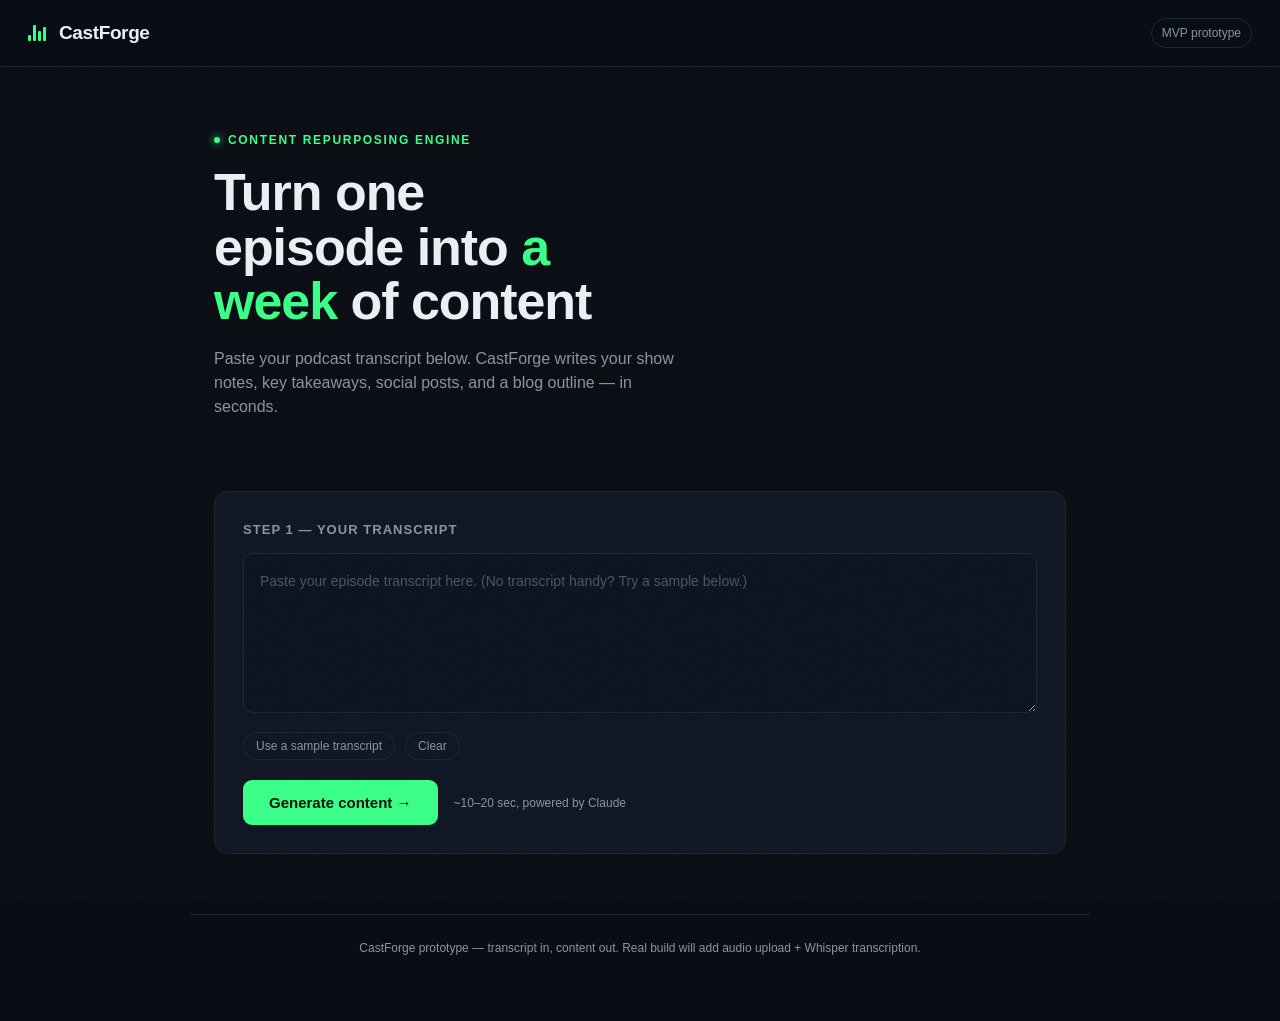
<file: index-23.html>
<!DOCTYPE html>
<html lang="en">
<head>
<meta charset="UTF-8">
<meta name="viewport" content="width=device-width, initial-scale=1.0">
<title>CastForge — Turn talk into content</title>
<style>
  @import url('https://fonts.cdnfonts.com/css/space-grotesk');
  @import url('https://fonts.cdnfonts.com/css/inter');

  :root{
    --bg: #0A0E14;
    --bg-raised: #101623;
    --line: #1E2635;
    --text: #ECEFF4;
    --text-dim: #8B93A7;
    --accent: #39FF88;
    --accent-dim: #1F8F52;
    --accent-wash: rgba(57,255,136,0.08);
  }
  *{box-sizing:border-box; margin:0; padding:0;}
  html{scroll-behavior:smooth;}
  body{
    background:var(--bg);
    color:var(--text);
    font-family:'Inter', -apple-system, sans-serif;
    line-height:1.5;
    min-height:100vh;
  }
  ::selection{ background:var(--accent); color:#06110B; }

  .noise{
    position:fixed; inset:0; pointer-events:none; opacity:0.025; z-index:1;
    background-image:url("data:image/svg+xml,%3Csvg xmlns='http://www.w3.org/2000/svg' width='120' height='120'%3E%3Cfilter id='n'%3E%3CfeTurbulence type='fractalNoise' baseFrequency='0.9' numOctaves='2'/%3E%3C/filter%3E%3Crect width='100%25' height='100%25' filter='url(%23n)'/%3E%3C/svg%3E");
  }

  header{
    position:sticky; top:0; z-index:10;
    display:flex; align-items:center; justify-content:space-between;
    padding:18px 28px;
    background:rgba(10,14,20,0.85);
    backdrop-filter:blur(10px);
    border-bottom:1px solid var(--line);
  }
  .logo{
    font-family:'Space Grotesk', sans-serif;
    font-weight:700;
    font-size:19px;
    letter-spacing:-0.02em;
    display:flex; align-items:center; gap:9px;
  }
  .logo-mark{
    width:22px; height:16px; display:flex; align-items:flex-end; gap:2px;
  }
  .logo-mark span{
    width:3px; background:var(--accent); border-radius:1px;
    animation:pulse 1.4s ease-in-out infinite;
  }
  .logo-mark span:nth-child(1){height:40%; animation-delay:0s;}
  .logo-mark span:nth-child(2){height:100%; animation-delay:0.15s;}
  .logo-mark span:nth-child(3){height:65%; animation-delay:0.3s;}
  .logo-mark span:nth-child(4){height:85%; animation-delay:0.45s;}
  @keyframes pulse{
    0%,100%{transform:scaleY(0.5);} 50%{transform:scaleY(1);}
  }
  .tag{
    font-size:12px; color:var(--text-dim);
    border:1px solid var(--line); padding:5px 10px; border-radius:20px;
  }

  main{max-width:900px; margin:0 auto; padding:0 24px;}

  .hero{
    padding:64px 0 40px;
    text-align:left;
  }
  .eyebrow{
    font-size:12px; text-transform:uppercase; letter-spacing:0.14em;
    color:var(--accent); font-weight:600; margin-bottom:16px;
    display:flex; align-items:center; gap:8px;
  }
  .eyebrow::before{content:''; width:6px; height:6px; background:var(--accent); border-radius:50%; display:inline-block; box-shadow:0 0 8px var(--accent);}
  h1{
    font-family:'Space Grotesk', sans-serif;
    font-weight:700;
    font-size:clamp(32px, 5.5vw, 52px);
    line-height:1.05;
    letter-spacing:-0.02em;
    max-width:14ch;
    margin-bottom:18px;
  }
  h1 em{ font-style:normal; color:var(--accent); }
  .sub{
    color:var(--text-dim); font-size:16px; max-width:52ch; margin-bottom:0;
  }

  .panel{
    background:var(--bg-raised);
    border:1px solid var(--line);
    border-radius:14px;
    padding:28px;
    margin:32px 0;
  }
  .panel-label{
    font-family:'Space Grotesk', sans-serif;
    font-size:13px; font-weight:600; text-transform:uppercase; letter-spacing:0.08em;
    color:var(--text-dim); margin-bottom:14px;
  }

  textarea{
    width:100%; min-height:160px;
    background:#0D1320; border:1px solid var(--line); border-radius:10px;
    color:var(--text); font-family:'Inter', sans-serif; font-size:14px;
    padding:16px; resize:vertical; line-height:1.6;
  }
  textarea:focus{ outline:none; border-color:var(--accent-dim); }
  textarea::placeholder{ color:#4A5468; }

  .sample-row{ display:flex; gap:10px; margin-top:12px; flex-wrap:wrap; }
  .chip{
    font-size:12px; color:var(--text-dim); background:transparent;
    border:1px solid var(--line); padding:6px 12px; border-radius:20px;
    cursor:pointer; transition:all .15s;
  }
  .chip:hover{ border-color:var(--accent-dim); color:var(--text); }

  .cta-row{ display:flex; align-items:center; gap:16px; margin-top:20px; flex-wrap:wrap; }
  button.primary{
    background:var(--accent); color:#06110B; border:none;
    font-family:'Space Grotesk', sans-serif; font-weight:700; font-size:15px;
    padding:14px 26px; border-radius:9px; cursor:pointer;
    transition:transform .15s, box-shadow .15s;
    box-shadow:0 0 0 rgba(57,255,136,0);
  }
  button.primary:hover{ transform:translateY(-1px); box-shadow:0 6px 20px rgba(57,255,136,0.25); }
  button.primary:disabled{ opacity:0.5; cursor:not-allowed; transform:none; box-shadow:none; }
  .hint{ font-size:12px; color:var(--text-dim); }

  .waveform{
    display:none; align-items:flex-end; gap:3px; height:36px; margin:20px 0;
  }
  .waveform.active{ display:flex; }
  .waveform span{
    width:4px; background:var(--accent); border-radius:2px;
    animation:wave 1s ease-in-out infinite;
  }
  @keyframes wave{
    0%,100%{ height:20%; opacity:0.4; } 50%{ height:100%; opacity:1; }
  }

  .status-text{ font-size:13px; color:var(--accent); display:none; margin-top:4px; }
  .status-text.active{ display:block; }

  .results{ display:none; margin-top:8px; }
  .results.active{ display:block; }

  .tabs{
    display:flex; gap:4px; border-bottom:1px solid var(--line);
    margin-bottom:24px; overflow-x:auto;
  }
  .tab{
    font-family:'Space Grotesk', sans-serif; font-size:13px; font-weight:600;
    color:var(--text-dim); background:none; border:none; cursor:pointer;
    padding:12px 16px; border-bottom:2px solid transparent; white-space:nowrap;
    transition:color .15s;
  }
  .tab.active{ color:var(--accent); border-bottom-color:var(--accent); }
  .tab:hover:not(.active){ color:var(--text); }

  .tab-content{ display:none; }
  .tab-content.active{ display:block; animation:fadeIn .3s ease; }
  @keyframes fadeIn{ from{opacity:0; transform:translateY(6px);} to{opacity:1; transform:translateY(0);} }

  .output-block{
    background:#0D1320; border:1px solid var(--line); border-radius:10px;
    padding:20px; font-size:14px; white-space:pre-wrap; line-height:1.7;
    max-height:420px; overflow-y:auto;
  }
  .output-block h3{ font-family:'Space Grotesk', sans-serif; font-size:14px; color:var(--accent); margin:16px 0 6px; }
  .output-block h3:first-child{ margin-top:0; }

  .copy-btn{
    margin-top:12px; font-size:12px; color:var(--accent);
    background:var(--accent-wash); border:1px solid var(--accent-dim);
    padding:7px 14px; border-radius:8px; cursor:pointer;
  }
  .copy-btn:hover{ background:rgba(57,255,136,0.15); }

  .social-post{
    background:#0D1320; border:1px solid var(--line); border-radius:10px;
    padding:14px 16px; margin-bottom:10px; font-size:13.5px; position:relative;
  }
  .social-post .num{ color:var(--accent); font-weight:700; margin-right:6px; }

  footer{
    max-width:900px; margin:60px auto 40px; padding:24px; text-align:center;
    color:var(--text-dim); font-size:12px; border-top:1px solid var(--line);
  }

  .error-box{
    background:rgba(255,80,80,0.08); border:1px solid rgba(255,80,80,0.3);
    color:#ff8080; padding:14px 16px; border-radius:10px; font-size:13px; margin-top:16px; display:none;
  }
  .error-box.active{ display:block; }
</style>
</head>
<body>
<div class="noise"></div>

<header>
  <div class="logo">
    <div class="logo-mark"><span></span><span></span><span></span><span></span></div>
    CastForge
  </div>
  <div class="tag">MVP prototype</div>
</header>

<main>
  <div class="hero">
    <div class="eyebrow">Content Repurposing Engine</div>
    <h1>Turn one episode into <em>a week</em> of content</h1>
    <p class="sub">Paste your podcast transcript below. CastForge writes your show notes, key takeaways, social posts, and a blog outline — in seconds.</p>
  </div>

  <div class="panel">
    <div class="panel-label">Step 1 — Your transcript</div>
    <textarea id="transcript" placeholder="Paste your episode transcript here. (No transcript handy? Try a sample below.)"></textarea>
    <div class="sample-row">
      <button class="chip" onclick="loadSample()">Use a sample transcript</button>
      <button class="chip" onclick="document.getElementById('transcript').value=''">Clear</button>
    </div>
    <div class="cta-row">
      <button class="primary" id="generateBtn" onclick="generateContent()">Generate content →</button>
      <span class="hint">~10–20 sec, powered by Claude</span>
    </div>
    <div class="waveform" id="waveform">
      <span style="animation-delay:0s"></span><span style="animation-delay:0.1s"></span>
      <span style="animation-delay:0.2s"></span><span style="animation-delay:0.3s"></span>
      <span style="animation-delay:0.4s"></span><span style="animation-delay:0.5s"></span>
      <span style="animation-delay:0.15s"></span><span style="animation-delay:0.25s"></span>
    </div>
    <div class="status-text" id="statusText">Transcribing structure and drafting your content…</div>
    <div class="error-box" id="errorBox"></div>
  </div>

  <div class="results" id="results">
    <div class="tabs">
      <button class="tab active" data-tab="notes" onclick="switchTab('notes')">Show Notes</button>
      <button class="tab" data-tab="takeaways" onclick="switchTab('takeaways')">Takeaways</button>
      <button class="tab" data-tab="social" onclick="switchTab('social')">Social Posts</button>
      <button class="tab" data-tab="blog" onclick="switchTab('blog')">Blog Outline</button>
    </div>

    <div class="tab-content active" id="tab-notes">
      <div class="output-block" id="out-notes"></div>
      <button class="copy-btn" onclick="copyOut('out-notes')">Copy show notes</button>
    </div>
    <div class="tab-content" id="tab-takeaways">
      <div class="output-block" id="out-takeaways"></div>
      <button class="copy-btn" onclick="copyOut('out-takeaways')">Copy takeaways</button>
    </div>
    <div class="tab-content" id="tab-social">
      <div id="out-social"></div>
      <button class="copy-btn" onclick="copyAllSocial()">Copy all posts</button>
    </div>
    <div class="tab-content" id="tab-blog">
      <div class="output-block" id="out-blog"></div>
      <button class="copy-btn" onclick="copyOut('out-blog')">Copy outline</button>
    </div>
  </div>
</main>

<footer>
  CastForge prototype — transcript in, content out. Real build will add audio upload + Whisper transcription.
</footer>

<script>
const SAMPLE = `[00:00] Host: Welcome back to the show. Today we're talking about why most side projects never ship. I've launched twelve products in the last five years, and I want to break down the actual pattern I see killing projects before they reach users.

[00:45] Host: The number one killer isn't lack of skill, it's scope creep disguised as polish. You tell yourself you're "not ready to launch" but really you're avoiding the fear of putting something imperfect in front of people.

[02:10] Host: Second pattern: building for an audience of one — yourself. I did this with my first three apps. I built exactly what I wanted, never talked to a single user, and then wondered why nobody signed up.

[03:30] Host: Third: no forcing function. If there's no deadline, no public commitment, no money on the line, the project just... drifts. I now tell three friends the exact ship date before I write a line of code. Public pressure works.

[05:00] Host: My rule now is a two week rule. If I can't get a rough, ugly version in front of five real users within two weeks, the idea is too big and I break it down further.

[06:15] Host: Let's talk about the fix. Start by writing the landing page copy before you write any code. If you can't explain the value in three sentences, the product isn't clear enough yet.

[07:40] Host: Second fix: talk to five potential users before building anything. Not a survey — an actual fifteen minute call. You'll kill half your ideas this way, which is the point.

[09:00] Host: That's the show. If this helped, share it with a friend who's stuck on a side project. See you next week.`;

function loadSample(){ document.getElementById('transcript').value = SAMPLE; }

function switchTab(name){
  document.querySelectorAll('.tab').forEach(t=>t.classList.toggle('active', t.dataset.tab===name));
  document.querySelectorAll('.tab-content').forEach(c=>c.classList.toggle('active', c.id==='tab-'+name));
}

function copyOut(id){
  const text = document.getElementById(id).innerText;
  navigator.clipboard.writeText(text);
  event.target.innerText = 'Copied ✓';
  setTimeout(()=>{ event.target.innerText = event.target.innerText.replace('Copied ✓', document.activeElement.dataset.orig || 'Copy'); }, 1200);
}

let lastSocialPosts = [];
function copyAllSocial(){
  navigator.clipboard.writeText(lastSocialPosts.join('\\n\\n'));
  event.target.innerText = 'Copied ✓';
  setTimeout(()=>{ event.target.innerText = 'Copy all posts'; }, 1200);
}

async function generateContent(){
  const transcript = document.getElementById('transcript').value.trim();
  const errorBox = document.getElementById('errorBox');
  errorBox.classList.remove('active');

  if(!transcript){
    errorBox.innerText = 'Paste a transcript first, or click "Use a sample transcript".';
    errorBox.classList.add('active');
    return;
  }

  const btn = document.getElementById('generateBtn');
  btn.disabled = true;
  btn.innerText = 'Generating…';
  document.getElementById('waveform').classList.add('active');
  document.getElementById('statusText').classList.add('active');
  document.getElementById('results').classList.remove('active');

  const prompt = `You are CastForge, an AI that turns podcast transcripts into ready-to-publish content. Given the transcript below, produce EXACTLY this JSON structure and nothing else — no markdown fences, no preamble:

{
  "show_notes": "A well-formatted show notes section with an episode summary paragraph and a bulleted list of topics discussed with rough timestamps if present in the transcript. Use \\n for line breaks.",
  "takeaways": "Exactly 5 key takeaways as a numbered list. Use \\n for line breaks.",
  "social_posts": ["post 1 text", "post 2 text", "... exactly 10 short, punchy social media posts (Twitter/X style, under 280 chars each, some with relevant hooks or questions, no hashtag spam)"],
  "blog_outline": "A blog post outline with a title, an intro hook, 4-6 H2 section headers with 1-2 line descriptions each, and a conclusion CTA. Use \\n for line breaks."
}

Transcript:
${transcript}`;

  try{
    const response = await fetch("https://api.anthropic.com/v1/messages", {
      method: "POST",
      headers: { "Content-Type": "application/json" },
      body: JSON.stringify({
        model: "claude-sonnet-4-6",
        max_tokens: 4000,
        messages: [{ role: "user", content: prompt }]
      })
    });

    const data = await response.json();
    let raw = data.content.map(b => b.text || "").join("");
    raw = raw.trim().replace(/^```json/,'').replace(/^```/,'').replace(/```$/,'').trim();
    const parsed = JSON.parse(raw);

    document.getElementById('out-notes').innerText = parsed.show_notes;
    document.getElementById('out-takeaways').innerText = parsed.takeaways;
    document.getElementById('out-blog').innerText = parsed.blog_outline;

    lastSocialPosts = parsed.social_posts;
    const socialEl = document.getElementById('out-social');
    socialEl.innerHTML = parsed.social_posts.map((p,i)=>
      `<div class="social-post"><span class="num">${i+1}.</span>${p.replace(/</g,'&lt;')}</div>`
    ).join('');

    document.getElementById('results').classList.add('active');
    document.getElementById('results').scrollIntoView({behavior:'smooth', block:'start'});
  } catch(err){
    errorBox.innerText = 'Generation failed — please try again. (' + err.message + ')';
    errorBox.classList.add('active');
  } finally {
    btn.disabled = false;
    btn.innerText = 'Generate content →';
    document.getElementById('waveform').classList.remove('active');
    document.getElementById('statusText').classList.remove('active');
  }
}
</script>
</body>
</html>
</file>
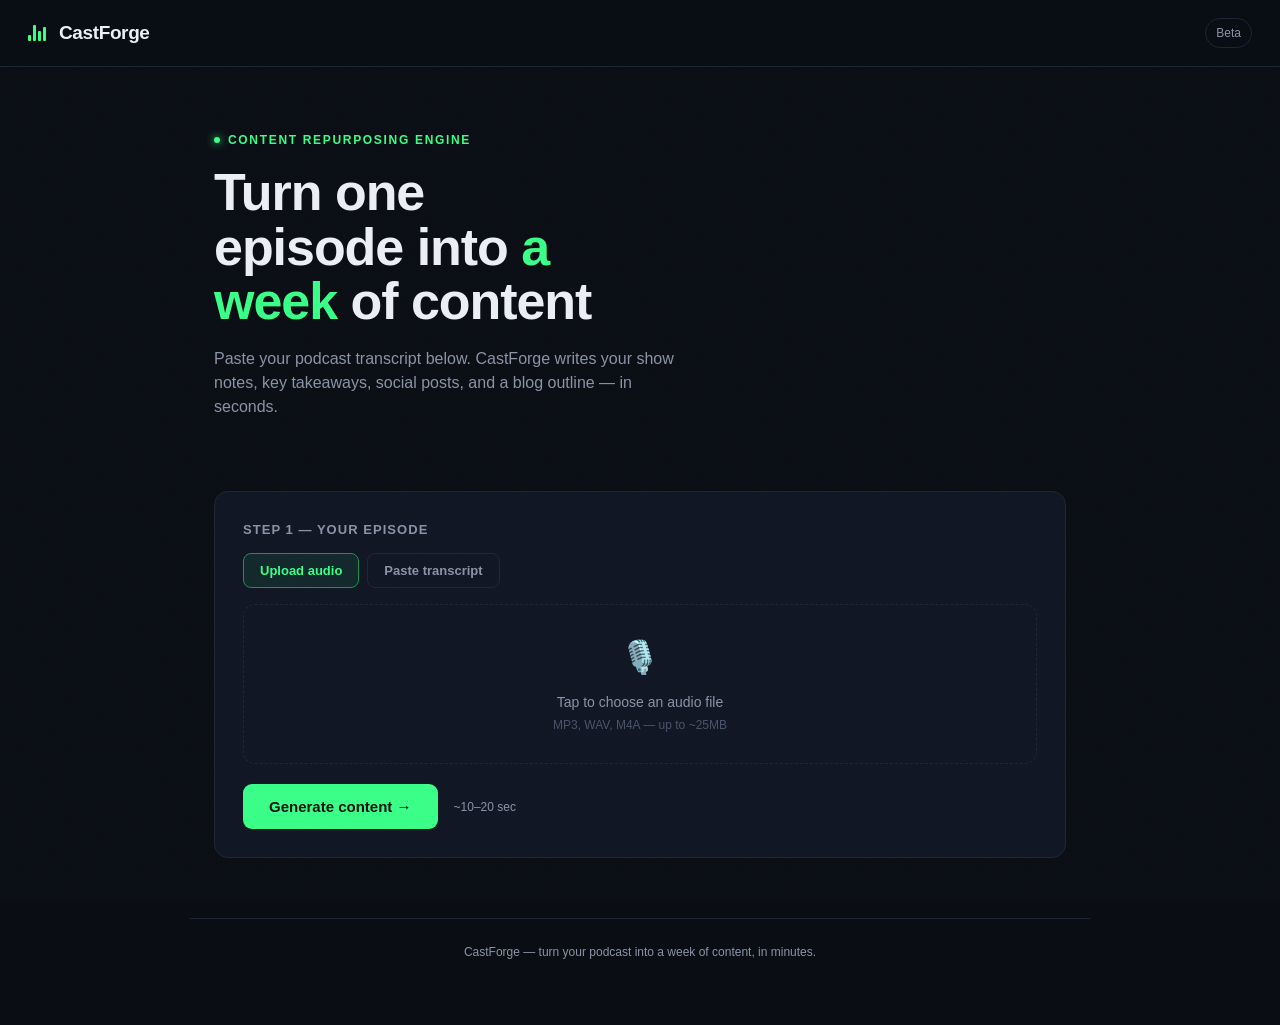
<file: index-27.html>
<!DOCTYPE html>
<html lang="en">
<head>
<meta charset="UTF-8">
<meta name="viewport" content="width=device-width, initial-scale=1.0">
<title>CastForge — Turn talk into content</title>
<style>
  @import url('https://fonts.cdnfonts.com/css/space-grotesk');
  @import url('https://fonts.cdnfonts.com/css/inter');

  :root{
    --bg: #0A0E14;
    --bg-raised: #101623;
    --line: #1E2635;
    --text: #ECEFF4;
    --text-dim: #8B93A7;
    --accent: #39FF88;
    --accent-dim: #1F8F52;
    --accent-wash: rgba(57,255,136,0.08);
  }
  *{box-sizing:border-box; margin:0; padding:0;}
  html{scroll-behavior:smooth;}
  body{
    background:var(--bg);
    color:var(--text);
    font-family:'Inter', -apple-system, sans-serif;
    line-height:1.5;
    min-height:100vh;
  }
  ::selection{ background:var(--accent); color:#06110B; }

  .noise{
    position:fixed; inset:0; pointer-events:none; opacity:0.025; z-index:1;
    background-image:url("data:image/svg+xml,%3Csvg xmlns='http://www.w3.org/2000/svg' width='120' height='120'%3E%3Cfilter id='n'%3E%3CfeTurbulence type='fractalNoise' baseFrequency='0.9' numOctaves='2'/%3E%3C/filter%3E%3Crect width='100%25' height='100%25' filter='url(%23n)'/%3E%3C/svg%3E");
  }

  header{
    position:sticky; top:0; z-index:10;
    display:flex; align-items:center; justify-content:space-between;
    padding:18px 28px;
    background:rgba(10,14,20,0.85);
    backdrop-filter:blur(10px);
    border-bottom:1px solid var(--line);
  }
  .logo{
    font-family:'Space Grotesk', sans-serif;
    font-weight:700;
    font-size:19px;
    letter-spacing:-0.02em;
    display:flex; align-items:center; gap:9px;
  }
  .logo-mark{
    width:22px; height:16px; display:flex; align-items:flex-end; gap:2px;
  }
  .logo-mark span{
    width:3px; background:var(--accent); border-radius:1px;
    animation:pulse 1.4s ease-in-out infinite;
  }
  .logo-mark span:nth-child(1){height:40%; animation-delay:0s;}
  .logo-mark span:nth-child(2){height:100%; animation-delay:0.15s;}
  .logo-mark span:nth-child(3){height:65%; animation-delay:0.3s;}
  .logo-mark span:nth-child(4){height:85%; animation-delay:0.45s;}
  @keyframes pulse{
    0%,100%{transform:scaleY(0.5);} 50%{transform:scaleY(1);}
  }
  .tag{
    font-size:12px; color:var(--text-dim);
    border:1px solid var(--line); padding:5px 10px; border-radius:20px;
  }
  .settings-btn{
    background:transparent; border:1px solid var(--line); color:var(--text-dim);
    width:36px; height:36px; border-radius:8px; font-size:16px; cursor:pointer;
    transition:all .15s;
  }
  .settings-btn:hover{ color:var(--accent); border-color:var(--accent-dim); }

  .modal-overlay{
    display:none; position:fixed; inset:0; z-index:100;
    background:rgba(5,7,11,0.75); backdrop-filter:blur(4px);
    align-items:center; justify-content:center; padding:20px;
  }
  .modal-overlay.active{ display:flex; }
  .modal{
    background:var(--bg-raised); border:1px solid var(--line); border-radius:14px;
    padding:26px; max-width:400px; width:100%;
  }
  .modal-title{ font-family:'Space Grotesk', sans-serif; font-size:18px; font-weight:700; margin-bottom:8px; }
  .modal-sub{ font-size:13px; color:var(--text-dim); margin-bottom:18px; line-height:1.5; }
  .modal-label{ font-size:12px; color:var(--text-dim); display:block; margin-bottom:6px; }
  .modal-input{
    width:100%; background:#0D1320; border:1px solid var(--line); border-radius:8px;
    color:var(--text); font-size:14px; padding:11px 14px; font-family:'Inter', sans-serif;
  }
  .modal-input:focus{ outline:none; border-color:var(--accent-dim); }
  .modal-hint{ font-size:11px; color:var(--text-dim); margin-top:8px; }
  .modal-actions{ display:flex; justify-content:flex-end; gap:10px; margin-top:20px; }

  main{max-width:900px; margin:0 auto; padding:0 24px;}

  .hero{
    padding:64px 0 40px;
    text-align:left;
  }
  .eyebrow{
    font-size:12px; text-transform:uppercase; letter-spacing:0.14em;
    color:var(--accent); font-weight:600; margin-bottom:16px;
    display:flex; align-items:center; gap:8px;
  }
  .eyebrow::before{content:''; width:6px; height:6px; background:var(--accent); border-radius:50%; display:inline-block; box-shadow:0 0 8px var(--accent);}
  h1{
    font-family:'Space Grotesk', sans-serif;
    font-weight:700;
    font-size:clamp(32px, 5.5vw, 52px);
    line-height:1.05;
    letter-spacing:-0.02em;
    max-width:14ch;
    margin-bottom:18px;
  }
  h1 em{ font-style:normal; color:var(--accent); }
  .sub{
    color:var(--text-dim); font-size:16px; max-width:52ch; margin-bottom:0;
  }

  .panel{
    background:var(--bg-raised);
    border:1px solid var(--line);
    border-radius:14px;
    padding:28px;
    margin:32px 0;
  }
  .panel-label{
    font-family:'Space Grotesk', sans-serif;
    font-size:13px; font-weight:600; text-transform:uppercase; letter-spacing:0.08em;
    color:var(--text-dim); margin-bottom:14px;
  }

  textarea{
    width:100%; min-height:160px;
    background:#0D1320; border:1px solid var(--line); border-radius:10px;
    color:var(--text); font-family:'Inter', sans-serif; font-size:14px;
    padding:16px; resize:vertical; line-height:1.6;
  }
  textarea:focus{ outline:none; border-color:var(--accent-dim); }
  textarea::placeholder{ color:#4A5468; }

  .input-mode-tabs{ display:flex; gap:8px; margin-bottom:16px; }
  .mode-tab{
    font-family:'Space Grotesk', sans-serif; font-size:13px; font-weight:600;
    background:transparent; color:var(--text-dim); border:1px solid var(--line);
    padding:9px 16px; border-radius:8px; cursor:pointer; transition:all .15s;
  }
  .mode-tab.active{ background:var(--accent-wash); color:var(--accent); border-color:var(--accent-dim); }

  .dropzone{
    display:flex; flex-direction:column; align-items:center; justify-content:center;
    gap:10px; min-height:160px; border:1.5px dashed var(--line); border-radius:12px;
    cursor:pointer; transition:all .15s; text-align:center; padding:20px;
  }
  .dropzone:hover{ border-color:var(--accent-dim); background:var(--accent-wash); }
  .dropzone-icon{ font-size:32px; }
  .dropzone-text{ font-size:14px; color:var(--text-dim); line-height:1.6; }
  .dropzone-sub{ font-size:12px; color:#4A5468; }
  .dropzone.has-file{ border-color:var(--accent); border-style:solid; }

  .sample-row{ display:flex; gap:10px; margin-top:12px; flex-wrap:wrap; }
  .chip{
    font-size:12px; color:var(--text-dim); background:transparent;
    border:1px solid var(--line); padding:6px 12px; border-radius:20px;
    cursor:pointer; transition:all .15s;
  }
  .chip:hover{ border-color:var(--accent-dim); color:var(--text); }

  .cta-row{ display:flex; align-items:center; gap:16px; margin-top:20px; flex-wrap:wrap; }
  button.primary{
    background:var(--accent); color:#06110B; border:none;
    font-family:'Space Grotesk', sans-serif; font-weight:700; font-size:15px;
    padding:14px 26px; border-radius:9px; cursor:pointer;
    transition:transform .15s, box-shadow .15s;
    box-shadow:0 0 0 rgba(57,255,136,0);
  }
  button.primary:hover{ transform:translateY(-1px); box-shadow:0 6px 20px rgba(57,255,136,0.25); }
  button.primary:disabled{ opacity:0.5; cursor:not-allowed; transform:none; box-shadow:none; }
  .hint{ font-size:12px; color:var(--text-dim); }

  .waveform{
    display:none; align-items:flex-end; gap:3px; height:36px; margin:20px 0;
  }
  .waveform.active{ display:flex; }
  .waveform span{
    width:4px; background:var(--accent); border-radius:2px;
    animation:wave 1s ease-in-out infinite;
  }
  @keyframes wave{
    0%,100%{ height:20%; opacity:0.4; } 50%{ height:100%; opacity:1; }
  }

  .status-text{ font-size:13px; color:var(--accent); display:none; margin-top:4px; }
  .status-text.active{ display:block; }

  .results{ display:none; margin-top:8px; }
  .results.active{ display:block; }

  .tabs{
    display:flex; gap:4px; border-bottom:1px solid var(--line);
    margin-bottom:24px; overflow-x:auto;
  }
  .tab{
    font-family:'Space Grotesk', sans-serif; font-size:13px; font-weight:600;
    color:var(--text-dim); background:none; border:none; cursor:pointer;
    padding:12px 16px; border-bottom:2px solid transparent; white-space:nowrap;
    transition:color .15s;
  }
  .tab.active{ color:var(--accent); border-bottom-color:var(--accent); }
  .tab:hover:not(.active){ color:var(--text); }

  .tab-content{ display:none; }
  .tab-content.active{ display:block; animation:fadeIn .3s ease; }
  @keyframes fadeIn{ from{opacity:0; transform:translateY(6px);} to{opacity:1; transform:translateY(0);} }

  .output-block{
    background:#0D1320; border:1px solid var(--line); border-radius:10px;
    padding:20px; font-size:14px; white-space:pre-wrap; line-height:1.7;
    max-height:420px; overflow-y:auto;
  }
  .output-block h3{ font-family:'Space Grotesk', sans-serif; font-size:14px; color:var(--accent); margin:16px 0 6px; }
  .output-block h3:first-child{ margin-top:0; }

  .copy-btn{
    margin-top:12px; font-size:12px; color:var(--accent);
    background:var(--accent-wash); border:1px solid var(--accent-dim);
    padding:7px 14px; border-radius:8px; cursor:pointer;
  }
  .copy-btn:hover{ background:rgba(57,255,136,0.15); }

  .social-post{
    background:#0D1320; border:1px solid var(--line); border-radius:10px;
    padding:14px 16px; margin-bottom:10px; font-size:13.5px; position:relative;
  }
  .social-post .num{ color:var(--accent); font-weight:700; margin-right:6px; }

  footer{
    max-width:900px; margin:60px auto 40px; padding:24px; text-align:center;
    color:var(--text-dim); font-size:12px; border-top:1px solid var(--line);
  }

  .error-box{
    background:rgba(255,80,80,0.08); border:1px solid rgba(255,80,80,0.3);
    color:#ff8080; padding:14px 16px; border-radius:10px; font-size:13px; margin-top:16px; display:none;
  }
  .error-box.active{ display:block; }
</style>
</head>
<body>
<div class="noise"></div>

<header>
  <div class="logo">
    <div class="logo-mark"><span></span><span></span><span></span><span></span></div>
    CastForge
  </div>
  <div class="tag">Beta</div>
</header>

<main>
  <div class="hero">
    <div class="eyebrow">Content Repurposing Engine</div>
    <h1>Turn one episode into <em>a week</em> of content</h1>
    <p class="sub">Paste your podcast transcript below. CastForge writes your show notes, key takeaways, social posts, and a blog outline — in seconds.</p>
  </div>

  <div class="panel">
    <div class="panel-label">Step 1 — Your episode</div>
    <div class="input-mode-tabs">
      <button class="mode-tab active" id="modeAudioBtn" onclick="switchMode('audio')">Upload audio</button>
      <button class="mode-tab" id="modeTextBtn" onclick="switchMode('text')">Paste transcript</button>
    </div>

    <div id="audioMode">
      <label class="dropzone" id="dropzone" for="audioFile">
        <div class="dropzone-icon">🎙️</div>
        <div class="dropzone-text" id="dropzoneText">Tap to choose an audio file<br><span class="dropzone-sub">MP3, WAV, M4A — up to ~25MB</span></div>
        <input type="file" id="audioFile" accept="audio/*" style="display:none" onchange="handleAudioSelect(event)">
      </label>
      <div class="waveform" id="transcribeWave">
        <span style="animation-delay:0s"></span><span style="animation-delay:0.1s"></span>
        <span style="animation-delay:0.2s"></span><span style="animation-delay:0.3s"></span>
        <span style="animation-delay:0.4s"></span><span style="animation-delay:0.5s"></span>
        <span style="animation-delay:0.15s"></span><span style="animation-delay:0.25s"></span>
      </div>
      <div class="status-text" id="transcribeStatus">Transcribing your audio…</div>
    </div>

    <div id="textMode" style="display:none">
      <textarea id="transcript" placeholder="Paste your episode transcript here. (No transcript handy? Try a sample below.)"></textarea>
      <div class="sample-row">
        <button class="chip" onclick="loadSample()">Use a sample transcript</button>
        <button class="chip" onclick="document.getElementById('transcript').value=''">Clear</button>
      </div>
    </div>

    <div class="cta-row">
      <button class="primary" id="generateBtn" onclick="generateContent()">Generate content →</button>
      <span class="hint">~10–20 sec</span>
    </div>
    <div class="waveform" id="waveform">
      <span style="animation-delay:0s"></span><span style="animation-delay:0.1s"></span>
      <span style="animation-delay:0.2s"></span><span style="animation-delay:0.3s"></span>
      <span style="animation-delay:0.4s"></span><span style="animation-delay:0.5s"></span>
      <span style="animation-delay:0.15s"></span><span style="animation-delay:0.25s"></span>
    </div>
    <div class="status-text" id="statusText">Drafting your content…</div>
    <div class="error-box" id="errorBox"></div>
  </div>

  <div class="results" id="results">
    <div class="tabs">
      <button class="tab active" data-tab="notes" onclick="switchTab('notes')">Show Notes</button>
      <button class="tab" data-tab="takeaways" onclick="switchTab('takeaways')">Takeaways</button>
      <button class="tab" data-tab="social" onclick="switchTab('social')">Social Posts</button>
      <button class="tab" data-tab="blog" onclick="switchTab('blog')">Blog Outline</button>
    </div>

    <div class="tab-content active" id="tab-notes">
      <div class="output-block" id="out-notes"></div>
      <button class="copy-btn" onclick="copyOut('out-notes')">Copy show notes</button>
    </div>
    <div class="tab-content" id="tab-takeaways">
      <div class="output-block" id="out-takeaways"></div>
      <button class="copy-btn" onclick="copyOut('out-takeaways')">Copy takeaways</button>
    </div>
    <div class="tab-content" id="tab-social">
      <div id="out-social"></div>
      <button class="copy-btn" onclick="copyAllSocial()">Copy all posts</button>
    </div>
    <div class="tab-content" id="tab-blog">
      <div class="output-block" id="out-blog"></div>
      <button class="copy-btn" onclick="copyOut('out-blog')">Copy outline</button>
    </div>
  </div>
</main>

<footer>
  CastForge — turn your podcast into a week of content, in minutes.
</footer>

<script>
const SAMPLE = `[00:00] Host: Welcome back to the show. Today we're talking about why most side projects never ship. I've launched twelve products in the last five years, and I want to break down the actual pattern I see killing projects before they reach users.

[00:45] Host: The number one killer isn't lack of skill, it's scope creep disguised as polish. You tell yourself you're "not ready to launch" but really you're avoiding the fear of putting something imperfect in front of people.

[02:10] Host: Second pattern: building for an audience of one — yourself. I did this with my first three apps. I built exactly what I wanted, never talked to a single user, and then wondered why nobody signed up.

[03:30] Host: Third: no forcing function. If there's no deadline, no public commitment, no money on the line, the project just... drifts. I now tell three friends the exact ship date before I write a line of code. Public pressure works.

[05:00] Host: My rule now is a two week rule. If I can't get a rough, ugly version in front of five real users within two weeks, the idea is too big and I break it down further.

[06:15] Host: Let's talk about the fix. Start by writing the landing page copy before you write any code. If you can't explain the value in three sentences, the product isn't clear enough yet.

[07:40] Host: Second fix: talk to five potential users before building anything. Not a survey — an actual fifteen minute call. You'll kill half your ideas this way, which is the point.

[09:00] Host: That's the show. If this helped, share it with a friend who's stuck on a side project. See you next week.`;

const WORKER_URL = "https://castforge.rajukumar98763017.workers.dev/";
const TRANSCRIBE_URL = "https://castforge.rajukumar98763017.workers.dev/transcribe";

let currentMode = 'audio';
let transcribedText = '';

function switchMode(mode){
  currentMode = mode;
  document.getElementById('modeAudioBtn').classList.toggle('active', mode==='audio');
  document.getElementById('modeTextBtn').classList.toggle('active', mode==='text');
  document.getElementById('audioMode').style.display = mode==='audio' ? 'block' : 'none';
  document.getElementById('textMode').style.display = mode==='text' ? 'block' : 'none';
}

async function handleAudioSelect(event){
  const file = event.target.files[0];
  if(!file) return;

  const dropzone = document.getElementById('dropzone');
  const dropzoneText = document.getElementById('dropzoneText');
  const errorBox = document.getElementById('errorBox');
  errorBox.classList.remove('active');
  transcribedText = '';

  dropzoneText.innerHTML = '🎧 ' + file.name;
  dropzone.classList.add('has-file');

  document.getElementById('transcribeWave').classList.add('active');
  document.getElementById('transcribeStatus').classList.add('active');

async function callTranscribeAPI(file){
  const formData = new FormData();
  formData.append('audio', file);
  const response = await fetch(TRANSCRIBE_URL, { method: 'POST', body: formData });
  const data = await response.json();
  if(data.error){
    if(response.status === 429){ throw new Error("You've hit today's free limit — please try again tomorrow."); }
    throw new Error(data.error);
  }
  return data.text;
}

async function transcribeWithRetry(file, attempts=2){
  let lastErr;
  for(let i=0; i<attempts; i++){
    try{
      return await callTranscribeAPI(file);
    } catch(err){
      lastErr = err;
      if(err.message.includes("today's free limit")) throw err;
      if(i < attempts-1){ await new Promise(r=>setTimeout(r, 1200)); }
    }
  }
  throw lastErr;
}

  try{
    transcribedText = await transcribeWithRetry(file);
    dropzoneText.innerHTML = '✅ ' + file.name + '<br><span class="dropzone-sub">Transcribed — ready to generate</span>';
  } catch(err){
    errorBox.innerText = err.message.includes("today's free limit")
      ? err.message
      : "Couldn't transcribe that file — tap to try again.";
    errorBox.classList.add('active');
    dropzoneText.innerHTML = '⚠️ ' + file.name + '<br><span class="dropzone-sub">Transcription failed, tap to retry</span>';
    dropzone.classList.remove('has-file');
  } finally {
    document.getElementById('transcribeWave').classList.remove('active');
    document.getElementById('transcribeStatus').classList.remove('active');
  }
}

function loadSample(){ document.getElementById('transcript').value = SAMPLE; }

function switchTab(name){
  document.querySelectorAll('.tab').forEach(t=>t.classList.toggle('active', t.dataset.tab===name));
  document.querySelectorAll('.tab-content').forEach(c=>c.classList.toggle('active', c.id==='tab-'+name));
}

function copyOut(id){
  const text = document.getElementById(id).innerText;
  navigator.clipboard.writeText(text);
  event.target.innerText = 'Copied ✓';
  setTimeout(()=>{ event.target.innerText = event.target.innerText.replace('Copied ✓', document.activeElement.dataset.orig || 'Copy'); }, 1200);
}

let lastSocialPosts = [];
function copyAllSocial(){
  navigator.clipboard.writeText(lastSocialPosts.join('\\n\\n'));
  event.target.innerText = 'Copied ✓';
  setTimeout(()=>{ event.target.innerText = 'Copy all posts'; }, 1200);
}

async function generateContent(){
  const transcript = currentMode === 'audio' ? transcribedText.trim() : document.getElementById('transcript').value.trim();
  const errorBox = document.getElementById('errorBox');
  errorBox.classList.remove('active');

  if(!transcript){
    errorBox.innerText = currentMode === 'audio'
      ? 'Please upload an audio file and wait for transcription to finish.'
      : 'Paste a transcript first, or click "Use a sample transcript".';
    errorBox.classList.add('active');
    return;
  }

  const btn = document.getElementById('generateBtn');
  btn.disabled = true;
  btn.innerText = 'Generating…';
  document.getElementById('waveform').classList.add('active');
  document.getElementById('statusText').classList.add('active');
  document.getElementById('results').classList.remove('active');

  const prompt = `You are CastForge, an AI that turns podcast transcripts into ready-to-publish content. Given the transcript below, produce EXACTLY this JSON structure and nothing else — no markdown fences, no preamble:

IMPORTANT LANGUAGE RULE: Write ALL output in the same language the speaker actually used in the transcript. If the transcript is in Hindi, write the output in Hindi using Devanagari script (देवनागरी) — never Urdu script. If the transcript is in English, write in English. If mixed/Hinglish, match that natural mixed style. Do not translate to a different language than the source.

{
  "show_notes": "A well-formatted show notes section with an episode summary paragraph and a bulleted list of topics discussed with rough timestamps if present in the transcript. Use \\n for line breaks.",
  "takeaways": "Exactly 5 key takeaways as a numbered list. Use \\n for line breaks.",
  "social_posts": ["post 1 text", "post 2 text", "... exactly 10 short, punchy social media posts (Twitter/X style, under 280 chars each, some with relevant hooks or questions, no hashtag spam)"],
  "blog_outline": "A blog post outline with a title, an intro hook, 4-6 H2 section headers with 1-2 line descriptions each, and a conclusion CTA. Use \\n for line breaks."
}

Transcript:
${transcript}`;

async function callGenerateAPI(prompt){
  const response = await fetch(WORKER_URL, {
    method: "POST",
    headers: { "Content-Type": "application/json" },
    body: JSON.stringify({ prompt: prompt })
  });
  const data = await response.json();
  if(data.error){
    if(response.status === 429){ throw new Error("You've hit today's free limit — please try again tomorrow."); }
    throw new Error(data.error);
  }
  let raw = data.content;
  raw = raw.trim().replace(/^```json/,'').replace(/^```/,'').replace(/```$/,'').trim();
  return JSON.parse(raw);
}

async function generateWithRetry(prompt, attempts=2){
  let lastErr;
  for(let i=0; i<attempts; i++){
    try{
      return await callGenerateAPI(prompt);
    } catch(err){
      lastErr = err;
      if(err.message.includes("today's free limit")) throw err; // no point retrying a rate limit
      if(i < attempts-1){ await new Promise(r=>setTimeout(r, 1200)); } // brief pause before retry
    }
  }
  throw lastErr;
}

  try{
    const parsed = await generateWithRetry(prompt);

    document.getElementById('out-notes').innerText = parsed.show_notes;
    document.getElementById('out-takeaways').innerText = parsed.takeaways;
    document.getElementById('out-blog').innerText = parsed.blog_outline;

    lastSocialPosts = parsed.social_posts;
    const socialEl = document.getElementById('out-social');
    socialEl.innerHTML = parsed.social_posts.map((p,i)=>
      `<div class="social-post"><span class="num">${i+1}.</span>${p.replace(/</g,'&lt;')}</div>`
    ).join('');

    document.getElementById('results').classList.add('active');
    document.getElementById('results').scrollIntoView({behavior:'smooth', block:'start'});
  } catch(err){
    errorBox.innerText = err.message.includes("today's free limit")
      ? err.message
      : 'Something went wrong — please try again in a moment.';
    errorBox.classList.add('active');
  } finally {
    btn.disabled = false;
    btn.innerText = 'Generate content →';
    document.getElementById('waveform').classList.remove('active');
    document.getElementById('statusText').classList.remove('active');
  }
}
</script>
</body>
</html>
</file>
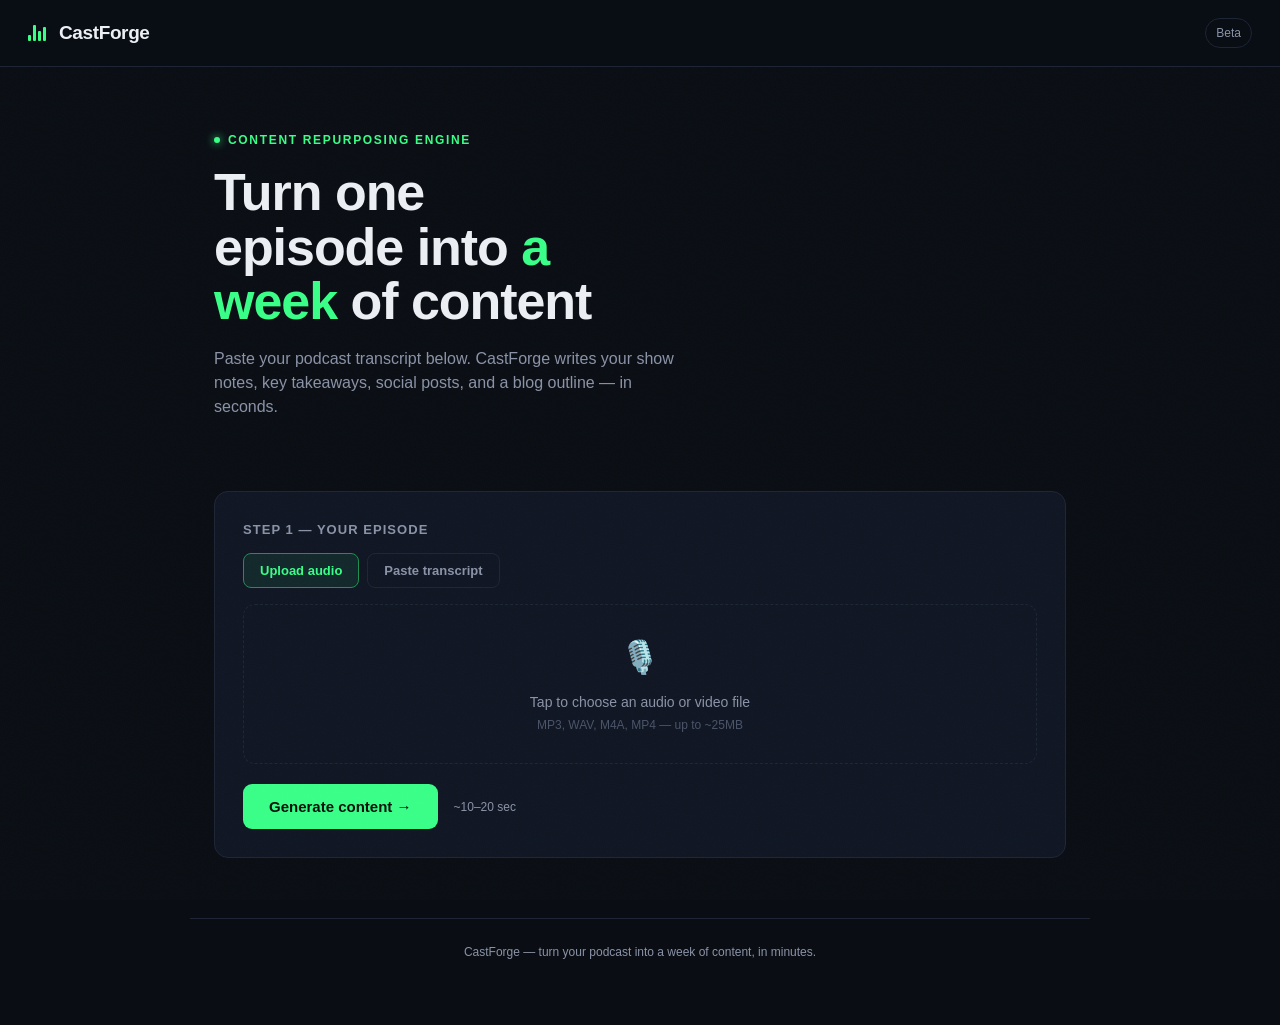
<file: index-28.html>
<!DOCTYPE html>
<html lang="en">
<head>
<meta charset="UTF-8">
<meta name="viewport" content="width=device-width, initial-scale=1.0">
<title>CastForge — Turn talk into content</title>
<style>
  @import url('https://fonts.cdnfonts.com/css/space-grotesk');
  @import url('https://fonts.cdnfonts.com/css/inter');

  :root{
    --bg: #0A0E14;
    --bg-raised: #101623;
    --line: #1E2635;
    --text: #ECEFF4;
    --text-dim: #8B93A7;
    --accent: #39FF88;
    --accent-dim: #1F8F52;
    --accent-wash: rgba(57,255,136,0.08);
  }
  *{box-sizing:border-box; margin:0; padding:0;}
  html{scroll-behavior:smooth;}
  body{
    background:var(--bg);
    color:var(--text);
    font-family:'Inter', -apple-system, sans-serif;
    line-height:1.5;
    min-height:100vh;
  }
  ::selection{ background:var(--accent); color:#06110B; }

  .noise{
    position:fixed; inset:0; pointer-events:none; opacity:0.025; z-index:1;
    background-image:url("data:image/svg+xml,%3Csvg xmlns='http://www.w3.org/2000/svg' width='120' height='120'%3E%3Cfilter id='n'%3E%3CfeTurbulence type='fractalNoise' baseFrequency='0.9' numOctaves='2'/%3E%3C/filter%3E%3Crect width='100%25' height='100%25' filter='url(%23n)'/%3E%3C/svg%3E");
  }

  header{
    position:sticky; top:0; z-index:10;
    display:flex; align-items:center; justify-content:space-between;
    padding:18px 28px;
    background:rgba(10,14,20,0.85);
    backdrop-filter:blur(10px);
    border-bottom:1px solid var(--line);
  }
  .logo{
    font-family:'Space Grotesk', sans-serif;
    font-weight:700;
    font-size:19px;
    letter-spacing:-0.02em;
    display:flex; align-items:center; gap:9px;
  }
  .logo-mark{
    width:22px; height:16px; display:flex; align-items:flex-end; gap:2px;
  }
  .logo-mark span{
    width:3px; background:var(--accent); border-radius:1px;
    animation:pulse 1.4s ease-in-out infinite;
  }
  .logo-mark span:nth-child(1){height:40%; animation-delay:0s;}
  .logo-mark span:nth-child(2){height:100%; animation-delay:0.15s;}
  .logo-mark span:nth-child(3){height:65%; animation-delay:0.3s;}
  .logo-mark span:nth-child(4){height:85%; animation-delay:0.45s;}
  @keyframes pulse{
    0%,100%{transform:scaleY(0.5);} 50%{transform:scaleY(1);}
  }
  .tag{
    font-size:12px; color:var(--text-dim);
    border:1px solid var(--line); padding:5px 10px; border-radius:20px;
  }
  .settings-btn{
    background:transparent; border:1px solid var(--line); color:var(--text-dim);
    width:36px; height:36px; border-radius:8px; font-size:16px; cursor:pointer;
    transition:all .15s;
  }
  .settings-btn:hover{ color:var(--accent); border-color:var(--accent-dim); }

  .inapp-banner{
    display:none; background:#3a2a0a; border-bottom:1px solid #6b4a12;
    color:#ffcb6b; font-size:13px; text-align:center; padding:12px 16px; line-height:1.5;
  }
  .inapp-banner.active{ display:block; }

  .modal-overlay{
    display:none; position:fixed; inset:0; z-index:100;
    background:rgba(5,7,11,0.75); backdrop-filter:blur(4px);
    align-items:center; justify-content:center; padding:20px;
  }
  .modal-overlay.active{ display:flex; }
  .modal{
    background:var(--bg-raised); border:1px solid var(--line); border-radius:14px;
    padding:26px; max-width:400px; width:100%;
  }
  .modal-title{ font-family:'Space Grotesk', sans-serif; font-size:18px; font-weight:700; margin-bottom:8px; }
  .modal-sub{ font-size:13px; color:var(--text-dim); margin-bottom:18px; line-height:1.5; }
  .modal-label{ font-size:12px; color:var(--text-dim); display:block; margin-bottom:6px; }
  .modal-input{
    width:100%; background:#0D1320; border:1px solid var(--line); border-radius:8px;
    color:var(--text); font-size:14px; padding:11px 14px; font-family:'Inter', sans-serif;
  }
  .modal-input:focus{ outline:none; border-color:var(--accent-dim); }
  .modal-hint{ font-size:11px; color:var(--text-dim); margin-top:8px; }
  .modal-actions{ display:flex; justify-content:flex-end; gap:10px; margin-top:20px; }

  main{max-width:900px; margin:0 auto; padding:0 24px;}

  .hero{
    padding:64px 0 40px;
    text-align:left;
  }
  .eyebrow{
    font-size:12px; text-transform:uppercase; letter-spacing:0.14em;
    color:var(--accent); font-weight:600; margin-bottom:16px;
    display:flex; align-items:center; gap:8px;
  }
  .eyebrow::before{content:''; width:6px; height:6px; background:var(--accent); border-radius:50%; display:inline-block; box-shadow:0 0 8px var(--accent);}
  h1{
    font-family:'Space Grotesk', sans-serif;
    font-weight:700;
    font-size:clamp(32px, 5.5vw, 52px);
    line-height:1.05;
    letter-spacing:-0.02em;
    max-width:14ch;
    margin-bottom:18px;
  }
  h1 em{ font-style:normal; color:var(--accent); }
  .sub{
    color:var(--text-dim); font-size:16px; max-width:52ch; margin-bottom:0;
  }

  .panel{
    background:var(--bg-raised);
    border:1px solid var(--line);
    border-radius:14px;
    padding:28px;
    margin:32px 0;
  }
  .panel-label{
    font-family:'Space Grotesk', sans-serif;
    font-size:13px; font-weight:600; text-transform:uppercase; letter-spacing:0.08em;
    color:var(--text-dim); margin-bottom:14px;
  }

  textarea{
    width:100%; min-height:160px;
    background:#0D1320; border:1px solid var(--line); border-radius:10px;
    color:var(--text); font-family:'Inter', sans-serif; font-size:14px;
    padding:16px; resize:vertical; line-height:1.6;
  }
  textarea:focus{ outline:none; border-color:var(--accent-dim); }
  textarea::placeholder{ color:#4A5468; }

  .input-mode-tabs{ display:flex; gap:8px; margin-bottom:16px; }
  .mode-tab{
    font-family:'Space Grotesk', sans-serif; font-size:13px; font-weight:600;
    background:transparent; color:var(--text-dim); border:1px solid var(--line);
    padding:9px 16px; border-radius:8px; cursor:pointer; transition:all .15s;
  }
  .mode-tab.active{ background:var(--accent-wash); color:var(--accent); border-color:var(--accent-dim); }

  .dropzone{
    display:flex; flex-direction:column; align-items:center; justify-content:center;
    gap:10px; min-height:160px; border:1.5px dashed var(--line); border-radius:12px;
    cursor:pointer; transition:all .15s; text-align:center; padding:20px;
  }
  .dropzone:hover{ border-color:var(--accent-dim); background:var(--accent-wash); }
  .dropzone-icon{ font-size:32px; }
  .dropzone-text{ font-size:14px; color:var(--text-dim); line-height:1.6; }
  .dropzone-sub{ font-size:12px; color:#4A5468; }
  .dropzone.has-file{ border-color:var(--accent); border-style:solid; }

  .sample-row{ display:flex; gap:10px; margin-top:12px; flex-wrap:wrap; }
  .chip{
    font-size:12px; color:var(--text-dim); background:transparent;
    border:1px solid var(--line); padding:6px 12px; border-radius:20px;
    cursor:pointer; transition:all .15s;
  }
  .chip:hover{ border-color:var(--accent-dim); color:var(--text); }

  .cta-row{ display:flex; align-items:center; gap:16px; margin-top:20px; flex-wrap:wrap; }
  button.primary{
    background:var(--accent); color:#06110B; border:none;
    font-family:'Space Grotesk', sans-serif; font-weight:700; font-size:15px;
    padding:14px 26px; border-radius:9px; cursor:pointer;
    transition:transform .15s, box-shadow .15s;
    box-shadow:0 0 0 rgba(57,255,136,0);
  }
  button.primary:hover{ transform:translateY(-1px); box-shadow:0 6px 20px rgba(57,255,136,0.25); }
  button.primary:disabled{ opacity:0.5; cursor:not-allowed; transform:none; box-shadow:none; }
  .hint{ font-size:12px; color:var(--text-dim); }

  .waveform{
    display:none; align-items:flex-end; gap:3px; height:36px; margin:20px 0;
  }
  .waveform.active{ display:flex; }
  .waveform span{
    width:4px; background:var(--accent); border-radius:2px;
    animation:wave 1s ease-in-out infinite;
  }
  @keyframes wave{
    0%,100%{ height:20%; opacity:0.4; } 50%{ height:100%; opacity:1; }
  }

  .status-text{ font-size:13px; color:var(--accent); display:none; margin-top:4px; }
  .status-text.active{ display:block; }

  .results{ display:none; margin-top:8px; }
  .results.active{ display:block; }

  .tabs{
    display:flex; gap:4px; border-bottom:1px solid var(--line);
    margin-bottom:24px; overflow-x:auto;
  }
  .tab{
    font-family:'Space Grotesk', sans-serif; font-size:13px; font-weight:600;
    color:var(--text-dim); background:none; border:none; cursor:pointer;
    padding:12px 16px; border-bottom:2px solid transparent; white-space:nowrap;
    transition:color .15s;
  }
  .tab.active{ color:var(--accent); border-bottom-color:var(--accent); }
  .tab:hover:not(.active){ color:var(--text); }

  .tab-content{ display:none; }
  .tab-content.active{ display:block; animation:fadeIn .3s ease; }
  @keyframes fadeIn{ from{opacity:0; transform:translateY(6px);} to{opacity:1; transform:translateY(0);} }

  .output-block{
    background:#0D1320; border:1px solid var(--line); border-radius:10px;
    padding:20px; font-size:14px; white-space:pre-wrap; line-height:1.7;
    max-height:420px; overflow-y:auto;
  }
  .output-block h3{ font-family:'Space Grotesk', sans-serif; font-size:14px; color:var(--accent); margin:16px 0 6px; }
  .output-block h3:first-child{ margin-top:0; }

  .copy-btn{
    margin-top:12px; font-size:12px; color:var(--accent);
    background:var(--accent-wash); border:1px solid var(--accent-dim);
    padding:7px 14px; border-radius:8px; cursor:pointer;
  }
  .copy-btn:hover{ background:rgba(57,255,136,0.15); }

  .social-post{
    background:#0D1320; border:1px solid var(--line); border-radius:10px;
    padding:14px 16px; margin-bottom:10px; font-size:13.5px; position:relative;
  }
  .social-post .num{ color:var(--accent); font-weight:700; margin-right:6px; }

  footer{
    max-width:900px; margin:60px auto 40px; padding:24px; text-align:center;
    color:var(--text-dim); font-size:12px; border-top:1px solid var(--line);
  }

  .error-box{
    background:rgba(255,80,80,0.08); border:1px solid rgba(255,80,80,0.3);
    color:#ff8080; padding:14px 16px; border-radius:10px; font-size:13px; margin-top:16px; display:none;
  }
  .error-box.active{ display:block; }
</style>
</head>
<body>
<div class="noise"></div>

<div class="inapp-banner" id="inappBanner">
  ⚠️ Audio upload doesn't work inside Instagram/Facebook's built-in browser. Tap <strong>⋯</strong> (top right) and choose <strong>"Open in browser"</strong> or <strong>"Open in Chrome"</strong>.
</div>

<header>
  <div class="logo">
    <div class="logo-mark"><span></span><span></span><span></span><span></span></div>
    CastForge
  </div>
  <div class="tag">Beta</div>
</header>

<main>
  <div class="hero">
    <div class="eyebrow">Content Repurposing Engine</div>
    <h1>Turn one episode into <em>a week</em> of content</h1>
    <p class="sub">Paste your podcast transcript below. CastForge writes your show notes, key takeaways, social posts, and a blog outline — in seconds.</p>
  </div>

  <div class="panel">
    <div class="panel-label">Step 1 — Your episode</div>
    <div class="input-mode-tabs">
      <button class="mode-tab active" id="modeAudioBtn" onclick="switchMode('audio')">Upload audio</button>
      <button class="mode-tab" id="modeTextBtn" onclick="switchMode('text')">Paste transcript</button>
    </div>

    <div id="audioMode">
      <label class="dropzone" id="dropzone" for="audioFile">
        <div class="dropzone-icon">🎙️</div>
        <div class="dropzone-text" id="dropzoneText">Tap to choose an audio or video file<br><span class="dropzone-sub">MP3, WAV, M4A, MP4 — up to ~25MB</span></div>
        <input type="file" id="audioFile" accept="audio/*,video/mp4,.mp4" style="display:none" onchange="handleAudioSelect(event)">
      </label>
      <div class="waveform" id="transcribeWave">
        <span style="animation-delay:0s"></span><span style="animation-delay:0.1s"></span>
        <span style="animation-delay:0.2s"></span><span style="animation-delay:0.3s"></span>
        <span style="animation-delay:0.4s"></span><span style="animation-delay:0.5s"></span>
        <span style="animation-delay:0.15s"></span><span style="animation-delay:0.25s"></span>
      </div>
      <div class="status-text" id="transcribeStatus">Transcribing your audio…</div>
    </div>

    <div id="textMode" style="display:none">
      <textarea id="transcript" placeholder="Paste your episode transcript here. (No transcript handy? Try a sample below.)"></textarea>
      <div class="sample-row">
        <button class="chip" onclick="loadSample()">Use a sample transcript</button>
        <button class="chip" onclick="document.getElementById('transcript').value=''">Clear</button>
      </div>
    </div>

    <div class="cta-row">
      <button class="primary" id="generateBtn" onclick="generateContent()">Generate content →</button>
      <span class="hint">~10–20 sec</span>
    </div>
    <div class="waveform" id="waveform">
      <span style="animation-delay:0s"></span><span style="animation-delay:0.1s"></span>
      <span style="animation-delay:0.2s"></span><span style="animation-delay:0.3s"></span>
      <span style="animation-delay:0.4s"></span><span style="animation-delay:0.5s"></span>
      <span style="animation-delay:0.15s"></span><span style="animation-delay:0.25s"></span>
    </div>
    <div class="status-text" id="statusText">Drafting your content…</div>
    <div class="error-box" id="errorBox"></div>
  </div>

  <div class="results" id="results">
    <div class="tabs">
      <button class="tab active" data-tab="notes" onclick="switchTab('notes')">Show Notes</button>
      <button class="tab" data-tab="takeaways" onclick="switchTab('takeaways')">Takeaways</button>
      <button class="tab" data-tab="social" onclick="switchTab('social')">Social Posts</button>
      <button class="tab" data-tab="blog" onclick="switchTab('blog')">Blog Outline</button>
    </div>

    <div class="tab-content active" id="tab-notes">
      <div class="output-block" id="out-notes"></div>
      <button class="copy-btn" onclick="copyOut('out-notes')">Copy show notes</button>
    </div>
    <div class="tab-content" id="tab-takeaways">
      <div class="output-block" id="out-takeaways"></div>
      <button class="copy-btn" onclick="copyOut('out-takeaways')">Copy takeaways</button>
    </div>
    <div class="tab-content" id="tab-social">
      <div id="out-social"></div>
      <button class="copy-btn" onclick="copyAllSocial()">Copy all posts</button>
    </div>
    <div class="tab-content" id="tab-blog">
      <div class="output-block" id="out-blog"></div>
      <button class="copy-btn" onclick="copyOut('out-blog')">Copy outline</button>
    </div>
  </div>
</main>

<footer>
  CastForge — turn your podcast into a week of content, in minutes.
</footer>

<script>
const SAMPLE = `[00:00] Host: Welcome back to the show. Today we're talking about why most side projects never ship. I've launched twelve products in the last five years, and I want to break down the actual pattern I see killing projects before they reach users.

[00:45] Host: The number one killer isn't lack of skill, it's scope creep disguised as polish. You tell yourself you're "not ready to launch" but really you're avoiding the fear of putting something imperfect in front of people.

[02:10] Host: Second pattern: building for an audience of one — yourself. I did this with my first three apps. I built exactly what I wanted, never talked to a single user, and then wondered why nobody signed up.

[03:30] Host: Third: no forcing function. If there's no deadline, no public commitment, no money on the line, the project just... drifts. I now tell three friends the exact ship date before I write a line of code. Public pressure works.

[05:00] Host: My rule now is a two week rule. If I can't get a rough, ugly version in front of five real users within two weeks, the idea is too big and I break it down further.

[06:15] Host: Let's talk about the fix. Start by writing the landing page copy before you write any code. If you can't explain the value in three sentences, the product isn't clear enough yet.

[07:40] Host: Second fix: talk to five potential users before building anything. Not a survey — an actual fifteen minute call. You'll kill half your ideas this way, which is the point.

[09:00] Host: That's the show. If this helped, share it with a friend who's stuck on a side project. See you next week.`;

const WORKER_URL = "https://castforge.rajukumar98763017.workers.dev/";
const TRANSCRIBE_URL = "https://castforge.rajukumar98763017.workers.dev/transcribe";
const MAX_FILE_MB = 25;

// Detect Instagram / Facebook in-app browsers where file upload is blocked
(function detectInAppBrowser(){
  const ua = navigator.userAgent || "";
  const isInApp = /Instagram|FBAN|FBAV|FB_IAB/i.test(ua);
  if(isInApp){
    document.getElementById('inappBanner').classList.add('active');
  }
})();

let currentMode = 'audio';
let transcribedText = '';

function switchMode(mode){
  currentMode = mode;
  document.getElementById('modeAudioBtn').classList.toggle('active', mode==='audio');
  document.getElementById('modeTextBtn').classList.toggle('active', mode==='text');
  document.getElementById('audioMode').style.display = mode==='audio' ? 'block' : 'none';
  document.getElementById('textMode').style.display = mode==='text' ? 'block' : 'none';
}

async function handleAudioSelect(event){
  const file = event.target.files[0];
  if(!file) return;

  const dropzone = document.getElementById('dropzone');
  const dropzoneText = document.getElementById('dropzoneText');
  const errorBox = document.getElementById('errorBox');
  errorBox.classList.remove('active');
  transcribedText = '';

  const sizeMB = file.size / (1024*1024);
  if(sizeMB > MAX_FILE_MB){
    errorBox.innerText = `That file is ${sizeMB.toFixed(1)}MB — please use a file under ${MAX_FILE_MB}MB (try a shorter clip or a compressed audio format).`;
    errorBox.classList.add('active');
    return;
  }

  dropzoneText.innerHTML = '🎧 ' + file.name;
  dropzone.classList.add('has-file');

  document.getElementById('transcribeWave').classList.add('active');
  document.getElementById('transcribeStatus').classList.add('active');

async function callTranscribeAPI(file){
  const formData = new FormData();
  formData.append('audio', file);
  const response = await fetch(TRANSCRIBE_URL, { method: 'POST', body: formData });
  const data = await response.json();
  if(data.error){
    if(response.status === 429){ throw new Error("You've hit today's free limit — please try again tomorrow."); }
    throw new Error(data.error);
  }
  return data.text;
}

async function transcribeWithRetry(file, attempts=2){
  let lastErr;
  for(let i=0; i<attempts; i++){
    try{
      return await callTranscribeAPI(file);
    } catch(err){
      lastErr = err;
      if(err.message.includes("today's free limit")) throw err;
      if(i < attempts-1){ await new Promise(r=>setTimeout(r, 1200)); }
    }
  }
  throw lastErr;
}

  try{
    transcribedText = await transcribeWithRetry(file);
    dropzoneText.innerHTML = '✅ ' + file.name + '<br><span class="dropzone-sub">Transcribed — ready to generate</span>';
  } catch(err){
    errorBox.innerText = err.message.includes("today's free limit")
      ? err.message
      : "Couldn't transcribe that file — tap to try again.";
    errorBox.classList.add('active');
    dropzoneText.innerHTML = '⚠️ ' + file.name + '<br><span class="dropzone-sub">Transcription failed, tap to retry</span>';
    dropzone.classList.remove('has-file');
  } finally {
    document.getElementById('transcribeWave').classList.remove('active');
    document.getElementById('transcribeStatus').classList.remove('active');
  }
}

function loadSample(){ document.getElementById('transcript').value = SAMPLE; }

function switchTab(name){
  document.querySelectorAll('.tab').forEach(t=>t.classList.toggle('active', t.dataset.tab===name));
  document.querySelectorAll('.tab-content').forEach(c=>c.classList.toggle('active', c.id==='tab-'+name));
}

function copyOut(id){
  const text = document.getElementById(id).innerText;
  navigator.clipboard.writeText(text);
  event.target.innerText = 'Copied ✓';
  setTimeout(()=>{ event.target.innerText = event.target.innerText.replace('Copied ✓', document.activeElement.dataset.orig || 'Copy'); }, 1200);
}

let lastSocialPosts = [];
function copyAllSocial(){
  navigator.clipboard.writeText(lastSocialPosts.join('\\n\\n'));
  event.target.innerText = 'Copied ✓';
  setTimeout(()=>{ event.target.innerText = 'Copy all posts'; }, 1200);
}

async function generateContent(){
  const transcript = currentMode === 'audio' ? transcribedText.trim() : document.getElementById('transcript').value.trim();
  const errorBox = document.getElementById('errorBox');
  errorBox.classList.remove('active');

  if(!transcript){
    errorBox.innerText = currentMode === 'audio'
      ? 'Please upload an audio file and wait for transcription to finish.'
      : 'Paste a transcript first, or click "Use a sample transcript".';
    errorBox.classList.add('active');
    return;
  }

  const btn = document.getElementById('generateBtn');
  btn.disabled = true;
  btn.innerText = 'Generating…';
  document.getElementById('waveform').classList.add('active');
  document.getElementById('statusText').classList.add('active');
  document.getElementById('results').classList.remove('active');

  const prompt = `You are CastForge, an AI that turns podcast transcripts into ready-to-publish content. Given the transcript below, produce EXACTLY this JSON structure and nothing else — no markdown fences, no preamble:

IMPORTANT LANGUAGE RULE: Write ALL output in the same language the speaker actually used in the transcript. If the transcript is in Hindi, write the output in Hindi using Devanagari script (देवनागरी) — never Urdu script. If the transcript is in English, write in English. If mixed/Hinglish, match that natural mixed style. Do not translate to a different language than the source.

{
  "show_notes": "A well-formatted show notes section with an episode summary paragraph and a bulleted list of topics discussed with rough timestamps if present in the transcript. Use \\n for line breaks.",
  "takeaways": "Exactly 5 key takeaways as a numbered list. Use \\n for line breaks.",
  "social_posts": ["post 1 full text", "... exactly 10 COMPLETE, ready-to-publish social media posts — NOT ideas or suggestions, actual finished posts someone could copy and paste right now. Each post must include a specific hook line pulled from real content in the transcript (a stat, a quote, a contrarian take, a story beat), then 1-3 sentences of substance, then a closing line (question, CTA, or punchy takeaway). Under 280 characters each. Vary the style across the 10: 2-3 as bold one-line statements, 2-3 as mini-stories/anecdotes from the transcript, 2 as questions to spark replies, 2 as numbered-list/quick-tip style, 1 as a contrarian or surprising take. No hashtag spam, no generic filler like 'Check out this episode' — every post must reference a specific, real detail from the transcript."],
  "blog_outline": "A blog post outline with a title, an intro hook, 4-6 H2 section headers with 1-2 line descriptions each, and a conclusion CTA. Use \\n for line breaks."
}

Transcript:
${transcript}`;

async function callGenerateAPI(prompt){
  const response = await fetch(WORKER_URL, {
    method: "POST",
    headers: { "Content-Type": "application/json" },
    body: JSON.stringify({ prompt: prompt })
  });
  const data = await response.json();
  if(data.error){
    if(response.status === 429){ throw new Error("You've hit today's free limit — please try again tomorrow."); }
    throw new Error(data.error);
  }
  let raw = data.content;
  raw = raw.trim().replace(/^```json/,'').replace(/^```/,'').replace(/```$/,'').trim();
  return JSON.parse(raw);
}

async function generateWithRetry(prompt, attempts=2){
  let lastErr;
  for(let i=0; i<attempts; i++){
    try{
      return await callGenerateAPI(prompt);
    } catch(err){
      lastErr = err;
      if(err.message.includes("today's free limit")) throw err; // no point retrying a rate limit
      if(i < attempts-1){ await new Promise(r=>setTimeout(r, 1200)); } // brief pause before retry
    }
  }
  throw lastErr;
}

  try{
    const parsed = await generateWithRetry(prompt);

    document.getElementById('out-notes').innerText = parsed.show_notes;
    document.getElementById('out-takeaways').innerText = parsed.takeaways;
    document.getElementById('out-blog').innerText = parsed.blog_outline;

    lastSocialPosts = parsed.social_posts;
    const socialEl = document.getElementById('out-social');
    socialEl.innerHTML = parsed.social_posts.map((p,i)=>
      `<div class="social-post"><span class="num">${i+1}.</span>${p.replace(/</g,'&lt;')}</div>`
    ).join('');

    document.getElementById('results').classList.add('active');
    document.getElementById('results').scrollIntoView({behavior:'smooth', block:'start'});
  } catch(err){
    errorBox.innerText = err.message.includes("today's free limit")
      ? err.message
      : 'Something went wrong — please try again in a moment.';
    errorBox.classList.add('active');
  } finally {
    btn.disabled = false;
    btn.innerText = 'Generate content →';
    document.getElementById('waveform').classList.remove('active');
    document.getElementById('statusText').classList.remove('active');
  }
}
</script>
</body>
</html>
</file>
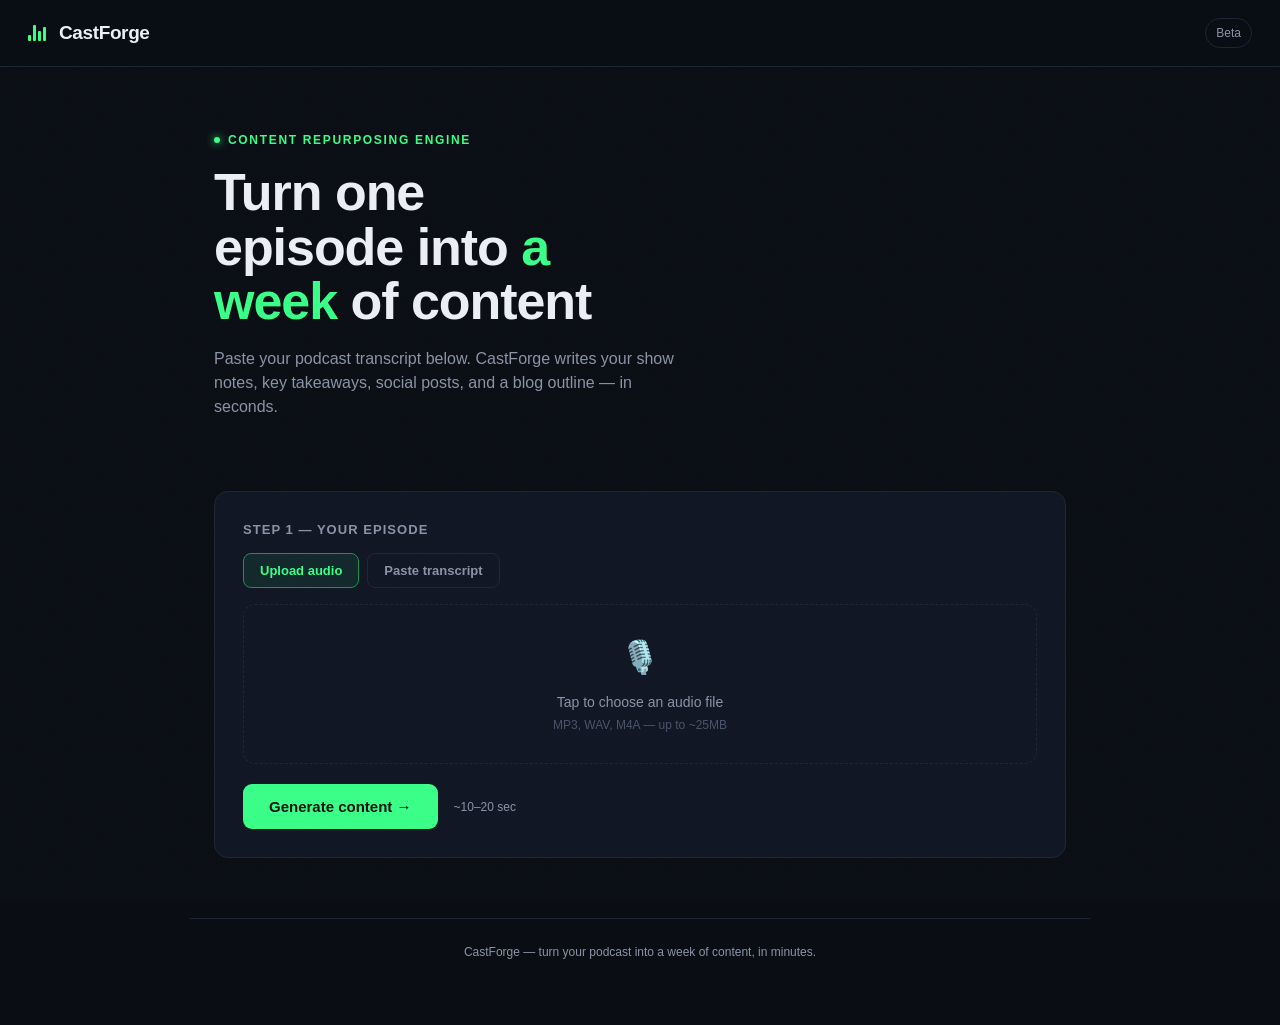
<file: index-29.html>
<!DOCTYPE html>
<html lang="en">
<head>
<meta charset="UTF-8">
<meta name="viewport" content="width=device-width, initial-scale=1.0">
<title>CastForge — Turn talk into content</title>
<style>
  @import url('https://fonts.cdnfonts.com/css/space-grotesk');
  @import url('https://fonts.cdnfonts.com/css/inter');

  :root{
    --bg: #0A0E14;
    --bg-raised: #101623;
    --line: #1E2635;
    --text: #ECEFF4;
    --text-dim: #8B93A7;
    --accent: #39FF88;
    --accent-dim: #1F8F52;
    --accent-wash: rgba(57,255,136,0.08);
  }
  *{box-sizing:border-box; margin:0; padding:0;}
  html{scroll-behavior:smooth;}
  body{
    background:var(--bg);
    color:var(--text);
    font-family:'Inter', -apple-system, sans-serif;
    line-height:1.5;
    min-height:100vh;
  }
  ::selection{ background:var(--accent); color:#06110B; }

  .noise{
    position:fixed; inset:0; pointer-events:none; opacity:0.025; z-index:1;
    background-image:url("data:image/svg+xml,%3Csvg xmlns='http://www.w3.org/2000/svg' width='120' height='120'%3E%3Cfilter id='n'%3E%3CfeTurbulence type='fractalNoise' baseFrequency='0.9' numOctaves='2'/%3E%3C/filter%3E%3Crect width='100%25' height='100%25' filter='url(%23n)'/%3E%3C/svg%3E");
  }

  header{
    position:sticky; top:0; z-index:10;
    display:flex; align-items:center; justify-content:space-between;
    padding:18px 28px;
    background:rgba(10,14,20,0.85);
    backdrop-filter:blur(10px);
    border-bottom:1px solid var(--line);
  }
  .logo{
    font-family:'Space Grotesk', sans-serif;
    font-weight:700;
    font-size:19px;
    letter-spacing:-0.02em;
    display:flex; align-items:center; gap:9px;
  }
  .logo-mark{
    width:22px; height:16px; display:flex; align-items:flex-end; gap:2px;
  }
  .logo-mark span{
    width:3px; background:var(--accent); border-radius:1px;
    animation:pulse 1.4s ease-in-out infinite;
  }
  .logo-mark span:nth-child(1){height:40%; animation-delay:0s;}
  .logo-mark span:nth-child(2){height:100%; animation-delay:0.15s;}
  .logo-mark span:nth-child(3){height:65%; animation-delay:0.3s;}
  .logo-mark span:nth-child(4){height:85%; animation-delay:0.45s;}
  @keyframes pulse{
    0%,100%{transform:scaleY(0.5);} 50%{transform:scaleY(1);}
  }
  .tag{
    font-size:12px; color:var(--text-dim);
    border:1px solid var(--line); padding:5px 10px; border-radius:20px;
  }
  .settings-btn{
    background:transparent; border:1px solid var(--line); color:var(--text-dim);
    width:36px; height:36px; border-radius:8px; font-size:16px; cursor:pointer;
    transition:all .15s;
  }
  .settings-btn:hover{ color:var(--accent); border-color:var(--accent-dim); }

  .modal-overlay{
    display:none; position:fixed; inset:0; z-index:100;
    background:rgba(5,7,11,0.75); backdrop-filter:blur(4px);
    align-items:center; justify-content:center; padding:20px;
  }
  .modal-overlay.active{ display:flex; }
  .modal{
    background:var(--bg-raised); border:1px solid var(--line); border-radius:14px;
    padding:26px; max-width:400px; width:100%;
  }
  .modal-title{ font-family:'Space Grotesk', sans-serif; font-size:18px; font-weight:700; margin-bottom:8px; }
  .modal-sub{ font-size:13px; color:var(--text-dim); margin-bottom:18px; line-height:1.5; }
  .modal-label{ font-size:12px; color:var(--text-dim); display:block; margin-bottom:6px; }
  .modal-input{
    width:100%; background:#0D1320; border:1px solid var(--line); border-radius:8px;
    color:var(--text); font-size:14px; padding:11px 14px; font-family:'Inter', sans-serif;
  }
  .modal-input:focus{ outline:none; border-color:var(--accent-dim); }
  .modal-hint{ font-size:11px; color:var(--text-dim); margin-top:8px; }
  .modal-actions{ display:flex; justify-content:flex-end; gap:10px; margin-top:20px; }

  main{max-width:900px; margin:0 auto; padding:0 24px;}

  .hero{
    padding:64px 0 40px;
    text-align:left;
  }
  .eyebrow{
    font-size:12px; text-transform:uppercase; letter-spacing:0.14em;
    color:var(--accent); font-weight:600; margin-bottom:16px;
    display:flex; align-items:center; gap:8px;
  }
  .eyebrow::before{content:''; width:6px; height:6px; background:var(--accent); border-radius:50%; display:inline-block; box-shadow:0 0 8px var(--accent);}
  h1{
    font-family:'Space Grotesk', sans-serif;
    font-weight:700;
    font-size:clamp(32px, 5.5vw, 52px);
    line-height:1.05;
    letter-spacing:-0.02em;
    max-width:14ch;
    margin-bottom:18px;
  }
  h1 em{ font-style:normal; color:var(--accent); }
  .sub{
    color:var(--text-dim); font-size:16px; max-width:52ch; margin-bottom:0;
  }

  .panel{
    background:var(--bg-raised);
    border:1px solid var(--line);
    border-radius:14px;
    padding:28px;
    margin:32px 0;
  }
  .panel-label{
    font-family:'Space Grotesk', sans-serif;
    font-size:13px; font-weight:600; text-transform:uppercase; letter-spacing:0.08em;
    color:var(--text-dim); margin-bottom:14px;
  }

  textarea{
    width:100%; min-height:160px;
    background:#0D1320; border:1px solid var(--line); border-radius:10px;
    color:var(--text); font-family:'Inter', sans-serif; font-size:14px;
    padding:16px; resize:vertical; line-height:1.6;
  }
  textarea:focus{ outline:none; border-color:var(--accent-dim); }
  textarea::placeholder{ color:#4A5468; }

  .input-mode-tabs{ display:flex; gap:8px; margin-bottom:16px; }
  .mode-tab{
    font-family:'Space Grotesk', sans-serif; font-size:13px; font-weight:600;
    background:transparent; color:var(--text-dim); border:1px solid var(--line);
    padding:9px 16px; border-radius:8px; cursor:pointer; transition:all .15s;
  }
  .mode-tab.active{ background:var(--accent-wash); color:var(--accent); border-color:var(--accent-dim); }

  .dropzone{
    display:flex; flex-direction:column; align-items:center; justify-content:center;
    gap:10px; min-height:160px; border:1.5px dashed var(--line); border-radius:12px;
    cursor:pointer; transition:all .15s; text-align:center; padding:20px;
  }
  .dropzone:hover{ border-color:var(--accent-dim); background:var(--accent-wash); }
  .dropzone-icon{ font-size:32px; }
  .dropzone-text{ font-size:14px; color:var(--text-dim); line-height:1.6; }
  .dropzone-sub{ font-size:12px; color:#4A5468; }
  .dropzone.has-file{ border-color:var(--accent); border-style:solid; }

  .sample-row{ display:flex; gap:10px; margin-top:12px; flex-wrap:wrap; }
  .chip{
    font-size:12px; color:var(--text-dim); background:transparent;
    border:1px solid var(--line); padding:6px 12px; border-radius:20px;
    cursor:pointer; transition:all .15s;
  }
  .chip:hover{ border-color:var(--accent-dim); color:var(--text); }

  .cta-row{ display:flex; align-items:center; gap:16px; margin-top:20px; flex-wrap:wrap; }
  button.primary{
    background:var(--accent); color:#06110B; border:none;
    font-family:'Space Grotesk', sans-serif; font-weight:700; font-size:15px;
    padding:14px 26px; border-radius:9px; cursor:pointer;
    transition:transform .15s, box-shadow .15s;
    box-shadow:0 0 0 rgba(57,255,136,0);
  }
  button.primary:hover{ transform:translateY(-1px); box-shadow:0 6px 20px rgba(57,255,136,0.25); }
  button.primary:disabled{ opacity:0.5; cursor:not-allowed; transform:none; box-shadow:none; }
  .hint{ font-size:12px; color:var(--text-dim); }

  .waveform{
    display:none; align-items:flex-end; gap:3px; height:36px; margin:20px 0;
  }
  .waveform.active{ display:flex; }
  .waveform span{
    width:4px; background:var(--accent); border-radius:2px;
    animation:wave 1s ease-in-out infinite;
  }
  @keyframes wave{
    0%,100%{ height:20%; opacity:0.4; } 50%{ height:100%; opacity:1; }
  }

  .status-text{ font-size:13px; color:var(--accent); display:none; margin-top:4px; }
  .status-text.active{ display:block; }

  .results{ display:none; margin-top:8px; }
  .results.active{ display:block; }

  .tabs{
    display:flex; gap:4px; border-bottom:1px solid var(--line);
    margin-bottom:24px; overflow-x:auto;
  }
  .tab{
    font-family:'Space Grotesk', sans-serif; font-size:13px; font-weight:600;
    color:var(--text-dim); background:none; border:none; cursor:pointer;
    padding:12px 16px; border-bottom:2px solid transparent; white-space:nowrap;
    transition:color .15s;
  }
  .tab.active{ color:var(--accent); border-bottom-color:var(--accent); }
  .tab:hover:not(.active){ color:var(--text); }

  .tab-content{ display:none; }
  .tab-content.active{ display:block; animation:fadeIn .3s ease; }
  @keyframes fadeIn{ from{opacity:0; transform:translateY(6px);} to{opacity:1; transform:translateY(0);} }

  .output-block{
    background:#0D1320; border:1px solid var(--line); border-radius:10px;
    padding:20px; font-size:14px; white-space:pre-wrap; line-height:1.7;
    max-height:420px; overflow-y:auto;
  }
  .output-block h3{ font-family:'Space Grotesk', sans-serif; font-size:14px; color:var(--accent); margin:16px 0 6px; }
  .output-block h3:first-child{ margin-top:0; }

  .copy-btn{
    margin-top:12px; font-size:12px; color:var(--accent);
    background:var(--accent-wash); border:1px solid var(--accent-dim);
    padding:7px 14px; border-radius:8px; cursor:pointer;
  }
  .copy-btn:hover{ background:rgba(57,255,136,0.15); }

  .social-post{
    background:#0D1320; border:1px solid var(--line); border-radius:10px;
    padding:14px 16px; margin-bottom:10px; font-size:13.5px; position:relative;
  }
  .social-post .num{ color:var(--accent); font-weight:700; margin-right:6px; }

  footer{
    max-width:900px; margin:60px auto 40px; padding:24px; text-align:center;
    color:var(--text-dim); font-size:12px; border-top:1px solid var(--line);
  }

  .error-box{
    background:rgba(255,80,80,0.08); border:1px solid rgba(255,80,80,0.3);
    color:#ff8080; padding:14px 16px; border-radius:10px; font-size:13px; margin-top:16px; display:none;
  }
  .error-box.active{ display:block; }
</style>
</head>
<body>
<div class="noise"></div>

<header>
  <div class="logo">
    <div class="logo-mark"><span></span><span></span><span></span><span></span></div>
    CastForge
  </div>
  <div class="tag">Beta</div>
</header>

<main>
  <div class="hero">
    <div class="eyebrow">Content Repurposing Engine</div>
    <h1>Turn one episode into <em>a week</em> of content</h1>
    <p class="sub">Paste your podcast transcript below. CastForge writes your show notes, key takeaways, social posts, and a blog outline — in seconds.</p>
  </div>

  <div class="panel">
    <div class="panel-label">Step 1 — Your episode</div>
    <div class="input-mode-tabs">
      <button class="mode-tab active" id="modeAudioBtn" onclick="switchMode('audio')">Upload audio</button>
      <button class="mode-tab" id="modeTextBtn" onclick="switchMode('text')">Paste transcript</button>
    </div>

    <div id="audioMode">
      <label class="dropzone" id="dropzone" for="audioFile">
        <div class="dropzone-icon">🎙️</div>
        <div class="dropzone-text" id="dropzoneText">Tap to choose an audio file<br><span class="dropzone-sub">MP3, WAV, M4A — up to ~25MB</span></div>
        <input type="file" id="audioFile" accept="audio/*" style="display:none" onchange="handleAudioSelect(event)">
      </label>
      <div class="waveform" id="transcribeWave">
        <span style="animation-delay:0s"></span><span style="animation-delay:0.1s"></span>
        <span style="animation-delay:0.2s"></span><span style="animation-delay:0.3s"></span>
        <span style="animation-delay:0.4s"></span><span style="animation-delay:0.5s"></span>
        <span style="animation-delay:0.15s"></span><span style="animation-delay:0.25s"></span>
      </div>
      <div class="status-text" id="transcribeStatus">Transcribing your audio…</div>
    </div>

    <div id="textMode" style="display:none">
      <textarea id="transcript" placeholder="Paste your episode transcript here. (No transcript handy? Try a sample below.)"></textarea>
      <div class="sample-row">
        <button class="chip" onclick="loadSample()">Use a sample transcript</button>
        <button class="chip" onclick="document.getElementById('transcript').value=''">Clear</button>
      </div>
    </div>

    <div class="cta-row">
      <button class="primary" id="generateBtn" onclick="generateContent()">Generate content →</button>
      <span class="hint">~10–20 sec</span>
    </div>
    <div class="waveform" id="waveform">
      <span style="animation-delay:0s"></span><span style="animation-delay:0.1s"></span>
      <span style="animation-delay:0.2s"></span><span style="animation-delay:0.3s"></span>
      <span style="animation-delay:0.4s"></span><span style="animation-delay:0.5s"></span>
      <span style="animation-delay:0.15s"></span><span style="animation-delay:0.25s"></span>
    </div>
    <div class="status-text" id="statusText">Drafting your content…</div>
    <div class="error-box" id="errorBox"></div>
  </div>

  <div class="results" id="results">
    <div class="tabs">
      <button class="tab active" data-tab="notes" onclick="switchTab('notes')">Show Notes</button>
      <button class="tab" data-tab="takeaways" onclick="switchTab('takeaways')">Takeaways</button>
      <button class="tab" data-tab="social" onclick="switchTab('social')">Social Posts</button>
      <button class="tab" data-tab="blog" onclick="switchTab('blog')">Blog Outline</button>
    </div>

    <div class="tab-content active" id="tab-notes">
      <div class="output-block" id="out-notes"></div>
      <button class="copy-btn" onclick="copyOut('out-notes')">Copy show notes</button>
    </div>
    <div class="tab-content" id="tab-takeaways">
      <div class="output-block" id="out-takeaways"></div>
      <button class="copy-btn" onclick="copyOut('out-takeaways')">Copy takeaways</button>
    </div>
    <div class="tab-content" id="tab-social">
      <div id="out-social"></div>
      <button class="copy-btn" onclick="copyAllSocial()">Copy all posts</button>
    </div>
    <div class="tab-content" id="tab-blog">
      <div class="output-block" id="out-blog"></div>
      <button class="copy-btn" onclick="copyOut('out-blog')">Copy outline</button>
    </div>
  </div>
</main>

<footer>
  CastForge — turn your podcast into a week of content, in minutes.
</footer>

<script>
const SAMPLE = `[00:00] Host: Welcome back to the show. Today we're talking about why most side projects never ship. I've launched twelve products in the last five years, and I want to break down the actual pattern I see killing projects before they reach users.

[00:45] Host: The number one killer isn't lack of skill, it's scope creep disguised as polish. You tell yourself you're "not ready to launch" but really you're avoiding the fear of putting something imperfect in front of people.

[02:10] Host: Second pattern: building for an audience of one — yourself. I did this with my first three apps. I built exactly what I wanted, never talked to a single user, and then wondered why nobody signed up.

[03:30] Host: Third: no forcing function. If there's no deadline, no public commitment, no money on the line, the project just... drifts. I now tell three friends the exact ship date before I write a line of code. Public pressure works.

[05:00] Host: My rule now is a two week rule. If I can't get a rough, ugly version in front of five real users within two weeks, the idea is too big and I break it down further.

[06:15] Host: Let's talk about the fix. Start by writing the landing page copy before you write any code. If you can't explain the value in three sentences, the product isn't clear enough yet.

[07:40] Host: Second fix: talk to five potential users before building anything. Not a survey — an actual fifteen minute call. You'll kill half your ideas this way, which is the point.

[09:00] Host: That's the show. If this helped, share it with a friend who's stuck on a side project. See you next week.`;

const WORKER_URL = "https://castforge.rajukumar98763017.workers.dev/";
const TRANSCRIBE_URL = "https://castforge.rajukumar98763017.workers.dev/transcribe";

let currentMode = 'audio';
let transcribedText = '';

function switchMode(mode){
  currentMode = mode;
  document.getElementById('modeAudioBtn').classList.toggle('active', mode==='audio');
  document.getElementById('modeTextBtn').classList.toggle('active', mode==='text');
  document.getElementById('audioMode').style.display = mode==='audio' ? 'block' : 'none';
  document.getElementById('textMode').style.display = mode==='text' ? 'block' : 'none';
}

async function handleAudioSelect(event){
  const file = event.target.files[0];
  if(!file) return;

  const dropzone = document.getElementById('dropzone');
  const dropzoneText = document.getElementById('dropzoneText');
  const errorBox = document.getElementById('errorBox');
  errorBox.classList.remove('active');
  transcribedText = '';

  dropzoneText.innerHTML = '🎧 ' + file.name;
  dropzone.classList.add('has-file');

  document.getElementById('transcribeWave').classList.add('active');
  document.getElementById('transcribeStatus').classList.add('active');

  try{
    const formData = new FormData();
    formData.append('audio', file);

    const response = await fetch(TRANSCRIBE_URL, { method: 'POST', body: formData });
    const data = await response.json();

    if(data.error){ throw new Error(data.error); }

    transcribedText = data.text;
    dropzoneText.innerHTML = '✅ ' + file.name + '<br><span class="dropzone-sub">Transcribed — ready to generate</span>';
  } catch(err){
    errorBox.innerText = 'Transcription failed — please try again. (' + err.message + ')';
    errorBox.classList.add('active');
    dropzoneText.innerHTML = '⚠️ ' + file.name + '<br><span class="dropzone-sub">Transcription failed, tap to retry</span>';
    dropzone.classList.remove('has-file');
  } finally {
    document.getElementById('transcribeWave').classList.remove('active');
    document.getElementById('transcribeStatus').classList.remove('active');
  }
}

function loadSample(){ document.getElementById('transcript').value = SAMPLE; }

function switchTab(name){
  document.querySelectorAll('.tab').forEach(t=>t.classList.toggle('active', t.dataset.tab===name));
  document.querySelectorAll('.tab-content').forEach(c=>c.classList.toggle('active', c.id==='tab-'+name));
}

function copyOut(id){
  const text = document.getElementById(id).innerText;
  navigator.clipboard.writeText(text);
  event.target.innerText = 'Copied ✓';
  setTimeout(()=>{ event.target.innerText = event.target.innerText.replace('Copied ✓', document.activeElement.dataset.orig || 'Copy'); }, 1200);
}

let lastSocialPosts = [];
function copyAllSocial(){
  navigator.clipboard.writeText(lastSocialPosts.join('\\n\\n'));
  event.target.innerText = 'Copied ✓';
  setTimeout(()=>{ event.target.innerText = 'Copy all posts'; }, 1200);
}

async function generateContent(){
  const transcript = currentMode === 'audio' ? transcribedText.trim() : document.getElementById('transcript').value.trim();
  const errorBox = document.getElementById('errorBox');
  errorBox.classList.remove('active');

  if(!transcript){
    errorBox.innerText = currentMode === 'audio'
      ? 'Please upload an audio file and wait for transcription to finish.'
      : 'Paste a transcript first, or click "Use a sample transcript".';
    errorBox.classList.add('active');
    return;
  }

  const btn = document.getElementById('generateBtn');
  btn.disabled = true;
  btn.innerText = 'Generating…';
  document.getElementById('waveform').classList.add('active');
  document.getElementById('statusText').classList.add('active');
  document.getElementById('results').classList.remove('active');

  const prompt = `You are CastForge, an AI that turns podcast transcripts into ready-to-publish content. Given the transcript below, produce EXACTLY this JSON structure and nothing else — no markdown fences, no preamble:

{
  "show_notes": "A well-formatted show notes section with an episode summary paragraph and a bulleted list of topics discussed with rough timestamps if present in the transcript. Use \\n for line breaks.",
  "takeaways": "Exactly 5 key takeaways as a numbered list. Use \\n for line breaks.",
  "social_posts": ["post 1 text", "post 2 text", "... exactly 10 short, punchy social media posts (Twitter/X style, under 280 chars each, some with relevant hooks or questions, no hashtag spam)"],
  "blog_outline": "A blog post outline with a title, an intro hook, 4-6 H2 section headers with 1-2 line descriptions each, and a conclusion CTA. Use \\n for line breaks."
}

Transcript:
${transcript}`;

  try{
    const response = await fetch(WORKER_URL, {
      method: "POST",
      headers: { "Content-Type": "application/json" },
      body: JSON.stringify({ prompt: prompt })
    });

    const data = await response.json();
    if(data.error){ throw new Error(data.error); }
    let raw = data.content;
    raw = raw.trim().replace(/^```json/,'').replace(/^```/,'').replace(/```$/,'').trim();
    const parsed = JSON.parse(raw);

    document.getElementById('out-notes').innerText = parsed.show_notes;
    document.getElementById('out-takeaways').innerText = parsed.takeaways;
    document.getElementById('out-blog').innerText = parsed.blog_outline;

    lastSocialPosts = parsed.social_posts;
    const socialEl = document.getElementById('out-social');
    socialEl.innerHTML = parsed.social_posts.map((p,i)=>
      `<div class="social-post"><span class="num">${i+1}.</span>${p.replace(/</g,'&lt;')}</div>`
    ).join('');

    document.getElementById('results').classList.add('active');
    document.getElementById('results').scrollIntoView({behavior:'smooth', block:'start'});
  } catch(err){
    errorBox.innerText = 'Generation failed — please try again. (' + err.message + ')';
    errorBox.classList.add('active');
  } finally {
    btn.disabled = false;
    btn.innerText = 'Generate content →';
    document.getElementById('waveform').classList.remove('active');
    document.getElementById('statusText').classList.remove('active');
  }
}
</script>
</body>
</html>
</file>
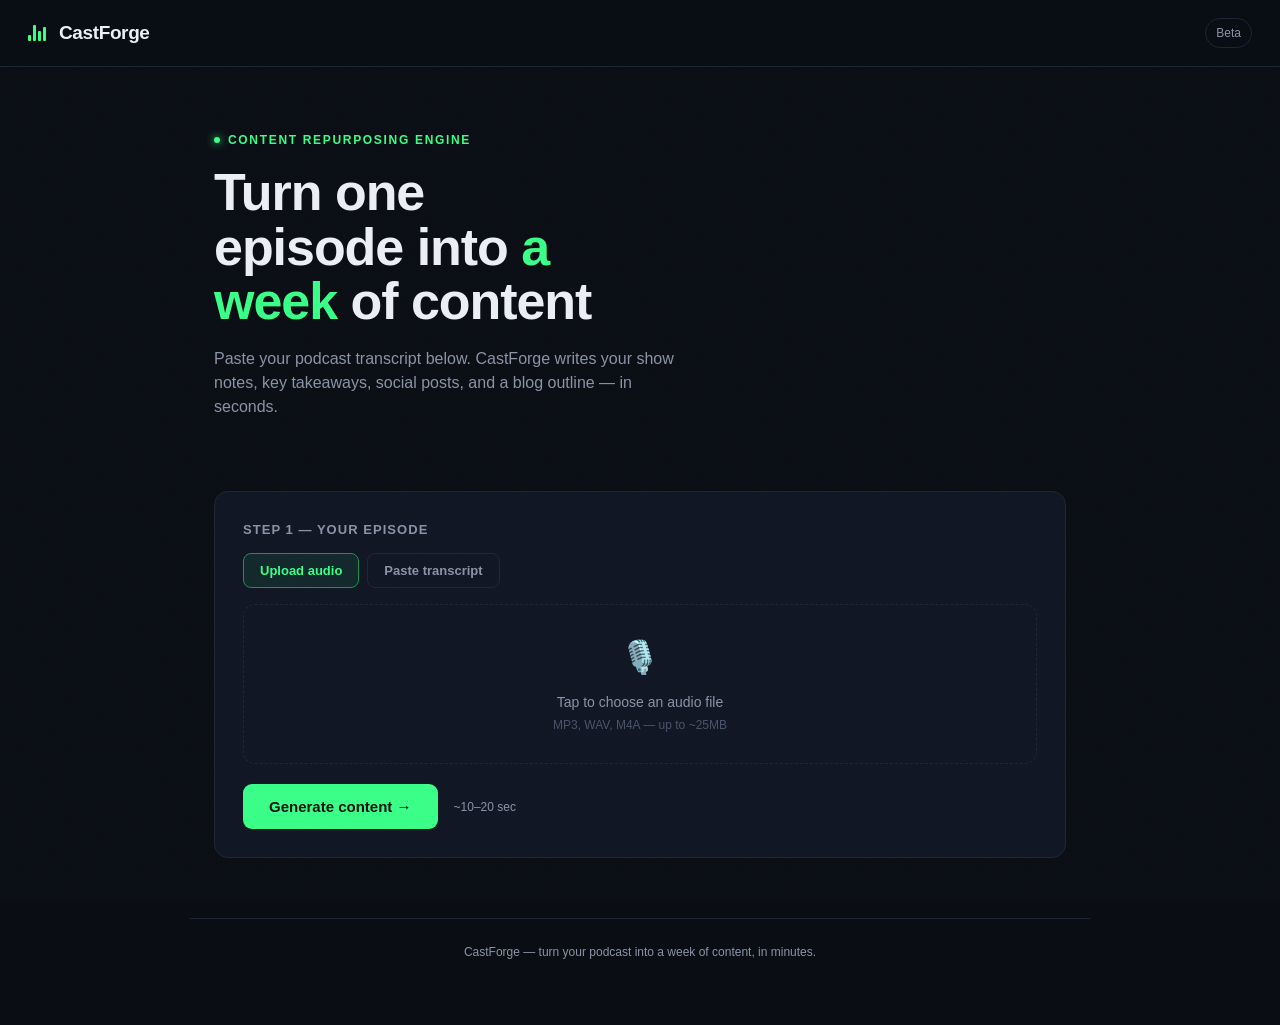
<file: index-30.html>
<!DOCTYPE html>
<html lang="en">
<head>
<meta charset="UTF-8">
<meta name="viewport" content="width=device-width, initial-scale=1.0">
<title>CastForge — Turn talk into content</title>
<style>
  @import url('https://fonts.cdnfonts.com/css/space-grotesk');
  @import url('https://fonts.cdnfonts.com/css/inter');

  :root{
    --bg: #0A0E14;
    --bg-raised: #101623;
    --line: #1E2635;
    --text: #ECEFF4;
    --text-dim: #8B93A7;
    --accent: #39FF88;
    --accent-dim: #1F8F52;
    --accent-wash: rgba(57,255,136,0.08);
  }
  *{box-sizing:border-box; margin:0; padding:0;}
  html{scroll-behavior:smooth;}
  body{
    background:var(--bg);
    color:var(--text);
    font-family:'Inter', -apple-system, sans-serif;
    line-height:1.5;
    min-height:100vh;
  }
  ::selection{ background:var(--accent); color:#06110B; }

  .noise{
    position:fixed; inset:0; pointer-events:none; opacity:0.025; z-index:1;
    background-image:url("data:image/svg+xml,%3Csvg xmlns='http://www.w3.org/2000/svg' width='120' height='120'%3E%3Cfilter id='n'%3E%3CfeTurbulence type='fractalNoise' baseFrequency='0.9' numOctaves='2'/%3E%3C/filter%3E%3Crect width='100%25' height='100%25' filter='url(%23n)'/%3E%3C/svg%3E");
  }

  header{
    position:sticky; top:0; z-index:10;
    display:flex; align-items:center; justify-content:space-between;
    padding:18px 28px;
    background:rgba(10,14,20,0.85);
    backdrop-filter:blur(10px);
    border-bottom:1px solid var(--line);
  }
  .logo{
    font-family:'Space Grotesk', sans-serif;
    font-weight:700;
    font-size:19px;
    letter-spacing:-0.02em;
    display:flex; align-items:center; gap:9px;
  }
  .logo-mark{
    width:22px; height:16px; display:flex; align-items:flex-end; gap:2px;
  }
  .logo-mark span{
    width:3px; background:var(--accent); border-radius:1px;
    animation:pulse 1.4s ease-in-out infinite;
  }
  .logo-mark span:nth-child(1){height:40%; animation-delay:0s;}
  .logo-mark span:nth-child(2){height:100%; animation-delay:0.15s;}
  .logo-mark span:nth-child(3){height:65%; animation-delay:0.3s;}
  .logo-mark span:nth-child(4){height:85%; animation-delay:0.45s;}
  @keyframes pulse{
    0%,100%{transform:scaleY(0.5);} 50%{transform:scaleY(1);}
  }
  .tag{
    font-size:12px; color:var(--text-dim);
    border:1px solid var(--line); padding:5px 10px; border-radius:20px;
  }
  .settings-btn{
    background:transparent; border:1px solid var(--line); color:var(--text-dim);
    width:36px; height:36px; border-radius:8px; font-size:16px; cursor:pointer;
    transition:all .15s;
  }
  .settings-btn:hover{ color:var(--accent); border-color:var(--accent-dim); }

  .modal-overlay{
    display:none; position:fixed; inset:0; z-index:100;
    background:rgba(5,7,11,0.75); backdrop-filter:blur(4px);
    align-items:center; justify-content:center; padding:20px;
  }
  .modal-overlay.active{ display:flex; }
  .modal{
    background:var(--bg-raised); border:1px solid var(--line); border-radius:14px;
    padding:26px; max-width:400px; width:100%;
  }
  .modal-title{ font-family:'Space Grotesk', sans-serif; font-size:18px; font-weight:700; margin-bottom:8px; }
  .modal-sub{ font-size:13px; color:var(--text-dim); margin-bottom:18px; line-height:1.5; }
  .modal-label{ font-size:12px; color:var(--text-dim); display:block; margin-bottom:6px; }
  .modal-input{
    width:100%; background:#0D1320; border:1px solid var(--line); border-radius:8px;
    color:var(--text); font-size:14px; padding:11px 14px; font-family:'Inter', sans-serif;
  }
  .modal-input:focus{ outline:none; border-color:var(--accent-dim); }
  .modal-hint{ font-size:11px; color:var(--text-dim); margin-top:8px; }
  .modal-actions{ display:flex; justify-content:flex-end; gap:10px; margin-top:20px; }

  main{max-width:900px; margin:0 auto; padding:0 24px;}

  .hero{
    padding:64px 0 40px;
    text-align:left;
  }
  .eyebrow{
    font-size:12px; text-transform:uppercase; letter-spacing:0.14em;
    color:var(--accent); font-weight:600; margin-bottom:16px;
    display:flex; align-items:center; gap:8px;
  }
  .eyebrow::before{content:''; width:6px; height:6px; background:var(--accent); border-radius:50%; display:inline-block; box-shadow:0 0 8px var(--accent);}
  h1{
    font-family:'Space Grotesk', sans-serif;
    font-weight:700;
    font-size:clamp(32px, 5.5vw, 52px);
    line-height:1.05;
    letter-spacing:-0.02em;
    max-width:14ch;
    margin-bottom:18px;
  }
  h1 em{ font-style:normal; color:var(--accent); }
  .sub{
    color:var(--text-dim); font-size:16px; max-width:52ch; margin-bottom:0;
  }

  .panel{
    background:var(--bg-raised);
    border:1px solid var(--line);
    border-radius:14px;
    padding:28px;
    margin:32px 0;
  }
  .panel-label{
    font-family:'Space Grotesk', sans-serif;
    font-size:13px; font-weight:600; text-transform:uppercase; letter-spacing:0.08em;
    color:var(--text-dim); margin-bottom:14px;
  }

  textarea{
    width:100%; min-height:160px;
    background:#0D1320; border:1px solid var(--line); border-radius:10px;
    color:var(--text); font-family:'Inter', sans-serif; font-size:14px;
    padding:16px; resize:vertical; line-height:1.6;
  }
  textarea:focus{ outline:none; border-color:var(--accent-dim); }
  textarea::placeholder{ color:#4A5468; }

  .input-mode-tabs{ display:flex; gap:8px; margin-bottom:16px; }
  .mode-tab{
    font-family:'Space Grotesk', sans-serif; font-size:13px; font-weight:600;
    background:transparent; color:var(--text-dim); border:1px solid var(--line);
    padding:9px 16px; border-radius:8px; cursor:pointer; transition:all .15s;
  }
  .mode-tab.active{ background:var(--accent-wash); color:var(--accent); border-color:var(--accent-dim); }

  .dropzone{
    display:flex; flex-direction:column; align-items:center; justify-content:center;
    gap:10px; min-height:160px; border:1.5px dashed var(--line); border-radius:12px;
    cursor:pointer; transition:all .15s; text-align:center; padding:20px;
  }
  .dropzone:hover{ border-color:var(--accent-dim); background:var(--accent-wash); }
  .dropzone-icon{ font-size:32px; }
  .dropzone-text{ font-size:14px; color:var(--text-dim); line-height:1.6; }
  .dropzone-sub{ font-size:12px; color:#4A5468; }
  .dropzone.has-file{ border-color:var(--accent); border-style:solid; }

  .sample-row{ display:flex; gap:10px; margin-top:12px; flex-wrap:wrap; }
  .chip{
    font-size:12px; color:var(--text-dim); background:transparent;
    border:1px solid var(--line); padding:6px 12px; border-radius:20px;
    cursor:pointer; transition:all .15s;
  }
  .chip:hover{ border-color:var(--accent-dim); color:var(--text); }

  .cta-row{ display:flex; align-items:center; gap:16px; margin-top:20px; flex-wrap:wrap; }
  button.primary{
    background:var(--accent); color:#06110B; border:none;
    font-family:'Space Grotesk', sans-serif; font-weight:700; font-size:15px;
    padding:14px 26px; border-radius:9px; cursor:pointer;
    transition:transform .15s, box-shadow .15s;
    box-shadow:0 0 0 rgba(57,255,136,0);
  }
  button.primary:hover{ transform:translateY(-1px); box-shadow:0 6px 20px rgba(57,255,136,0.25); }
  button.primary:disabled{ opacity:0.5; cursor:not-allowed; transform:none; box-shadow:none; }
  .hint{ font-size:12px; color:var(--text-dim); }

  .waveform{
    display:none; align-items:flex-end; gap:3px; height:36px; margin:20px 0;
  }
  .waveform.active{ display:flex; }
  .waveform span{
    width:4px; background:var(--accent); border-radius:2px;
    animation:wave 1s ease-in-out infinite;
  }
  @keyframes wave{
    0%,100%{ height:20%; opacity:0.4; } 50%{ height:100%; opacity:1; }
  }

  .status-text{ font-size:13px; color:var(--accent); display:none; margin-top:4px; }
  .status-text.active{ display:block; }

  .results{ display:none; margin-top:8px; }
  .results.active{ display:block; }

  .tabs{
    display:flex; gap:4px; border-bottom:1px solid var(--line);
    margin-bottom:24px; overflow-x:auto;
  }
  .tab{
    font-family:'Space Grotesk', sans-serif; font-size:13px; font-weight:600;
    color:var(--text-dim); background:none; border:none; cursor:pointer;
    padding:12px 16px; border-bottom:2px solid transparent; white-space:nowrap;
    transition:color .15s;
  }
  .tab.active{ color:var(--accent); border-bottom-color:var(--accent); }
  .tab:hover:not(.active){ color:var(--text); }

  .tab-content{ display:none; }
  .tab-content.active{ display:block; animation:fadeIn .3s ease; }
  @keyframes fadeIn{ from{opacity:0; transform:translateY(6px);} to{opacity:1; transform:translateY(0);} }

  .output-block{
    background:#0D1320; border:1px solid var(--line); border-radius:10px;
    padding:20px; font-size:14px; white-space:pre-wrap; line-height:1.7;
    max-height:420px; overflow-y:auto;
  }
  .output-block h3{ font-family:'Space Grotesk', sans-serif; font-size:14px; color:var(--accent); margin:16px 0 6px; }
  .output-block h3:first-child{ margin-top:0; }

  .copy-btn{
    margin-top:12px; font-size:12px; color:var(--accent);
    background:var(--accent-wash); border:1px solid var(--accent-dim);
    padding:7px 14px; border-radius:8px; cursor:pointer;
  }
  .copy-btn:hover{ background:rgba(57,255,136,0.15); }

  .social-post{
    background:#0D1320; border:1px solid var(--line); border-radius:10px;
    padding:14px 16px; margin-bottom:10px; font-size:13.5px; position:relative;
  }
  .social-post .num{ color:var(--accent); font-weight:700; margin-right:6px; }

  footer{
    max-width:900px; margin:60px auto 40px; padding:24px; text-align:center;
    color:var(--text-dim); font-size:12px; border-top:1px solid var(--line);
  }

  .error-box{
    background:rgba(255,80,80,0.08); border:1px solid rgba(255,80,80,0.3);
    color:#ff8080; padding:14px 16px; border-radius:10px; font-size:13px; margin-top:16px; display:none;
  }
  .error-box.active{ display:block; }
</style>
</head>
<body>
<div class="noise"></div>

<header>
  <div class="logo">
    <div class="logo-mark"><span></span><span></span><span></span><span></span></div>
    CastForge
  </div>
  <div class="tag">Beta</div>
</header>

<main>
  <div class="hero">
    <div class="eyebrow">Content Repurposing Engine</div>
    <h1>Turn one episode into <em>a week</em> of content</h1>
    <p class="sub">Paste your podcast transcript below. CastForge writes your show notes, key takeaways, social posts, and a blog outline — in seconds.</p>
  </div>

  <div class="panel">
    <div class="panel-label">Step 1 — Your episode</div>
    <div class="input-mode-tabs">
      <button class="mode-tab active" id="modeAudioBtn" onclick="switchMode('audio')">Upload audio</button>
      <button class="mode-tab" id="modeTextBtn" onclick="switchMode('text')">Paste transcript</button>
    </div>

    <div id="audioMode">
      <label class="dropzone" id="dropzone" for="audioFile">
        <div class="dropzone-icon">🎙️</div>
        <div class="dropzone-text" id="dropzoneText">Tap to choose an audio file<br><span class="dropzone-sub">MP3, WAV, M4A — up to ~25MB</span></div>
        <input type="file" id="audioFile" accept="audio/*" style="display:none" onchange="handleAudioSelect(event)">
      </label>
      <div class="waveform" id="transcribeWave">
        <span style="animation-delay:0s"></span><span style="animation-delay:0.1s"></span>
        <span style="animation-delay:0.2s"></span><span style="animation-delay:0.3s"></span>
        <span style="animation-delay:0.4s"></span><span style="animation-delay:0.5s"></span>
        <span style="animation-delay:0.15s"></span><span style="animation-delay:0.25s"></span>
      </div>
      <div class="status-text" id="transcribeStatus">Transcribing your audio…</div>
    </div>

    <div id="textMode" style="display:none">
      <textarea id="transcript" placeholder="Paste your episode transcript here. (No transcript handy? Try a sample below.)"></textarea>
      <div class="sample-row">
        <button class="chip" onclick="loadSample()">Use a sample transcript</button>
        <button class="chip" onclick="document.getElementById('transcript').value=''">Clear</button>
      </div>
    </div>

    <div class="cta-row">
      <button class="primary" id="generateBtn" onclick="generateContent()">Generate content →</button>
      <span class="hint">~10–20 sec</span>
    </div>
    <div class="waveform" id="waveform">
      <span style="animation-delay:0s"></span><span style="animation-delay:0.1s"></span>
      <span style="animation-delay:0.2s"></span><span style="animation-delay:0.3s"></span>
      <span style="animation-delay:0.4s"></span><span style="animation-delay:0.5s"></span>
      <span style="animation-delay:0.15s"></span><span style="animation-delay:0.25s"></span>
    </div>
    <div class="status-text" id="statusText">Drafting your content…</div>
    <div class="error-box" id="errorBox"></div>
  </div>

  <div class="results" id="results">
    <div class="tabs">
      <button class="tab active" data-tab="notes" onclick="switchTab('notes')">Show Notes</button>
      <button class="tab" data-tab="takeaways" onclick="switchTab('takeaways')">Takeaways</button>
      <button class="tab" data-tab="social" onclick="switchTab('social')">Social Posts</button>
      <button class="tab" data-tab="blog" onclick="switchTab('blog')">Blog Outline</button>
    </div>

    <div class="tab-content active" id="tab-notes">
      <div class="output-block" id="out-notes"></div>
      <button class="copy-btn" onclick="copyOut('out-notes')">Copy show notes</button>
    </div>
    <div class="tab-content" id="tab-takeaways">
      <div class="output-block" id="out-takeaways"></div>
      <button class="copy-btn" onclick="copyOut('out-takeaways')">Copy takeaways</button>
    </div>
    <div class="tab-content" id="tab-social">
      <div id="out-social"></div>
      <button class="copy-btn" onclick="copyAllSocial()">Copy all posts</button>
    </div>
    <div class="tab-content" id="tab-blog">
      <div class="output-block" id="out-blog"></div>
      <button class="copy-btn" onclick="copyOut('out-blog')">Copy outline</button>
    </div>
  </div>
</main>

<footer>
  CastForge — turn your podcast into a week of content, in minutes.
</footer>

<script>
const SAMPLE = `[00:00] Host: Welcome back to the show. Today we're talking about why most side projects never ship. I've launched twelve products in the last five years, and I want to break down the actual pattern I see killing projects before they reach users.

[00:45] Host: The number one killer isn't lack of skill, it's scope creep disguised as polish. You tell yourself you're "not ready to launch" but really you're avoiding the fear of putting something imperfect in front of people.

[02:10] Host: Second pattern: building for an audience of one — yourself. I did this with my first three apps. I built exactly what I wanted, never talked to a single user, and then wondered why nobody signed up.

[03:30] Host: Third: no forcing function. If there's no deadline, no public commitment, no money on the line, the project just... drifts. I now tell three friends the exact ship date before I write a line of code. Public pressure works.

[05:00] Host: My rule now is a two week rule. If I can't get a rough, ugly version in front of five real users within two weeks, the idea is too big and I break it down further.

[06:15] Host: Let's talk about the fix. Start by writing the landing page copy before you write any code. If you can't explain the value in three sentences, the product isn't clear enough yet.

[07:40] Host: Second fix: talk to five potential users before building anything. Not a survey — an actual fifteen minute call. You'll kill half your ideas this way, which is the point.

[09:00] Host: That's the show. If this helped, share it with a friend who's stuck on a side project. See you next week.`;

const WORKER_URL = "https://castforge.rajukumar98763017.workers.dev/";
const TRANSCRIBE_URL = "https://castforge.rajukumar98763017.workers.dev/transcribe";

let currentMode = 'audio';
let transcribedText = '';

function switchMode(mode){
  currentMode = mode;
  document.getElementById('modeAudioBtn').classList.toggle('active', mode==='audio');
  document.getElementById('modeTextBtn').classList.toggle('active', mode==='text');
  document.getElementById('audioMode').style.display = mode==='audio' ? 'block' : 'none';
  document.getElementById('textMode').style.display = mode==='text' ? 'block' : 'none';
}

async function handleAudioSelect(event){
  const file = event.target.files[0];
  if(!file) return;

  const dropzone = document.getElementById('dropzone');
  const dropzoneText = document.getElementById('dropzoneText');
  const errorBox = document.getElementById('errorBox');
  errorBox.classList.remove('active');
  transcribedText = '';

  dropzoneText.innerHTML = '🎧 ' + file.name;
  dropzone.classList.add('has-file');

  document.getElementById('transcribeWave').classList.add('active');
  document.getElementById('transcribeStatus').classList.add('active');

  try{
    const formData = new FormData();
    formData.append('audio', file);

    const response = await fetch(TRANSCRIBE_URL, { method: 'POST', body: formData });
    const data = await response.json();

    if(data.error){
      if(response.status === 429){ throw new Error("You've hit today's free limit — please try again tomorrow."); }
      throw new Error(data.error);
    }

    transcribedText = data.text;
    dropzoneText.innerHTML = '✅ ' + file.name + '<br><span class="dropzone-sub">Transcribed — ready to generate</span>';
  } catch(err){
    errorBox.innerText = 'Transcription failed — please try again. (' + err.message + ')';
    errorBox.classList.add('active');
    dropzoneText.innerHTML = '⚠️ ' + file.name + '<br><span class="dropzone-sub">Transcription failed, tap to retry</span>';
    dropzone.classList.remove('has-file');
  } finally {
    document.getElementById('transcribeWave').classList.remove('active');
    document.getElementById('transcribeStatus').classList.remove('active');
  }
}

function loadSample(){ document.getElementById('transcript').value = SAMPLE; }

function switchTab(name){
  document.querySelectorAll('.tab').forEach(t=>t.classList.toggle('active', t.dataset.tab===name));
  document.querySelectorAll('.tab-content').forEach(c=>c.classList.toggle('active', c.id==='tab-'+name));
}

function copyOut(id){
  const text = document.getElementById(id).innerText;
  navigator.clipboard.writeText(text);
  event.target.innerText = 'Copied ✓';
  setTimeout(()=>{ event.target.innerText = event.target.innerText.replace('Copied ✓', document.activeElement.dataset.orig || 'Copy'); }, 1200);
}

let lastSocialPosts = [];
function copyAllSocial(){
  navigator.clipboard.writeText(lastSocialPosts.join('\\n\\n'));
  event.target.innerText = 'Copied ✓';
  setTimeout(()=>{ event.target.innerText = 'Copy all posts'; }, 1200);
}

async function generateContent(){
  const transcript = currentMode === 'audio' ? transcribedText.trim() : document.getElementById('transcript').value.trim();
  const errorBox = document.getElementById('errorBox');
  errorBox.classList.remove('active');

  if(!transcript){
    errorBox.innerText = currentMode === 'audio'
      ? 'Please upload an audio file and wait for transcription to finish.'
      : 'Paste a transcript first, or click "Use a sample transcript".';
    errorBox.classList.add('active');
    return;
  }

  const btn = document.getElementById('generateBtn');
  btn.disabled = true;
  btn.innerText = 'Generating…';
  document.getElementById('waveform').classList.add('active');
  document.getElementById('statusText').classList.add('active');
  document.getElementById('results').classList.remove('active');

  const prompt = `You are CastForge, an AI that turns podcast transcripts into ready-to-publish content. Given the transcript below, produce EXACTLY this JSON structure and nothing else — no markdown fences, no preamble:

{
  "show_notes": "A well-formatted show notes section with an episode summary paragraph and a bulleted list of topics discussed with rough timestamps if present in the transcript. Use \\n for line breaks.",
  "takeaways": "Exactly 5 key takeaways as a numbered list. Use \\n for line breaks.",
  "social_posts": ["post 1 text", "post 2 text", "... exactly 10 short, punchy social media posts (Twitter/X style, under 280 chars each, some with relevant hooks or questions, no hashtag spam)"],
  "blog_outline": "A blog post outline with a title, an intro hook, 4-6 H2 section headers with 1-2 line descriptions each, and a conclusion CTA. Use \\n for line breaks."
}

Transcript:
${transcript}`;

  try{
    const response = await fetch(WORKER_URL, {
      method: "POST",
      headers: { "Content-Type": "application/json" },
      body: JSON.stringify({ prompt: prompt })
    });

    const data = await response.json();
    if(data.error){
      if(response.status === 429){ throw new Error("You've hit today's free limit — please try again tomorrow."); }
      throw new Error(data.error);
    }
    let raw = data.content;
    raw = raw.trim().replace(/^```json/,'').replace(/^```/,'').replace(/```$/,'').trim();
    const parsed = JSON.parse(raw);

    document.getElementById('out-notes').innerText = parsed.show_notes;
    document.getElementById('out-takeaways').innerText = parsed.takeaways;
    document.getElementById('out-blog').innerText = parsed.blog_outline;

    lastSocialPosts = parsed.social_posts;
    const socialEl = document.getElementById('out-social');
    socialEl.innerHTML = parsed.social_posts.map((p,i)=>
      `<div class="social-post"><span class="num">${i+1}.</span>${p.replace(/</g,'&lt;')}</div>`
    ).join('');

    document.getElementById('results').classList.add('active');
    document.getElementById('results').scrollIntoView({behavior:'smooth', block:'start'});
  } catch(err){
    errorBox.innerText = 'Generation failed — please try again. (' + err.message + ')';
    errorBox.classList.add('active');
  } finally {
    btn.disabled = false;
    btn.innerText = 'Generate content →';
    document.getElementById('waveform').classList.remove('active');
    document.getElementById('statusText').classList.remove('active');
  }
}
</script>
</body>
</html>
</file>
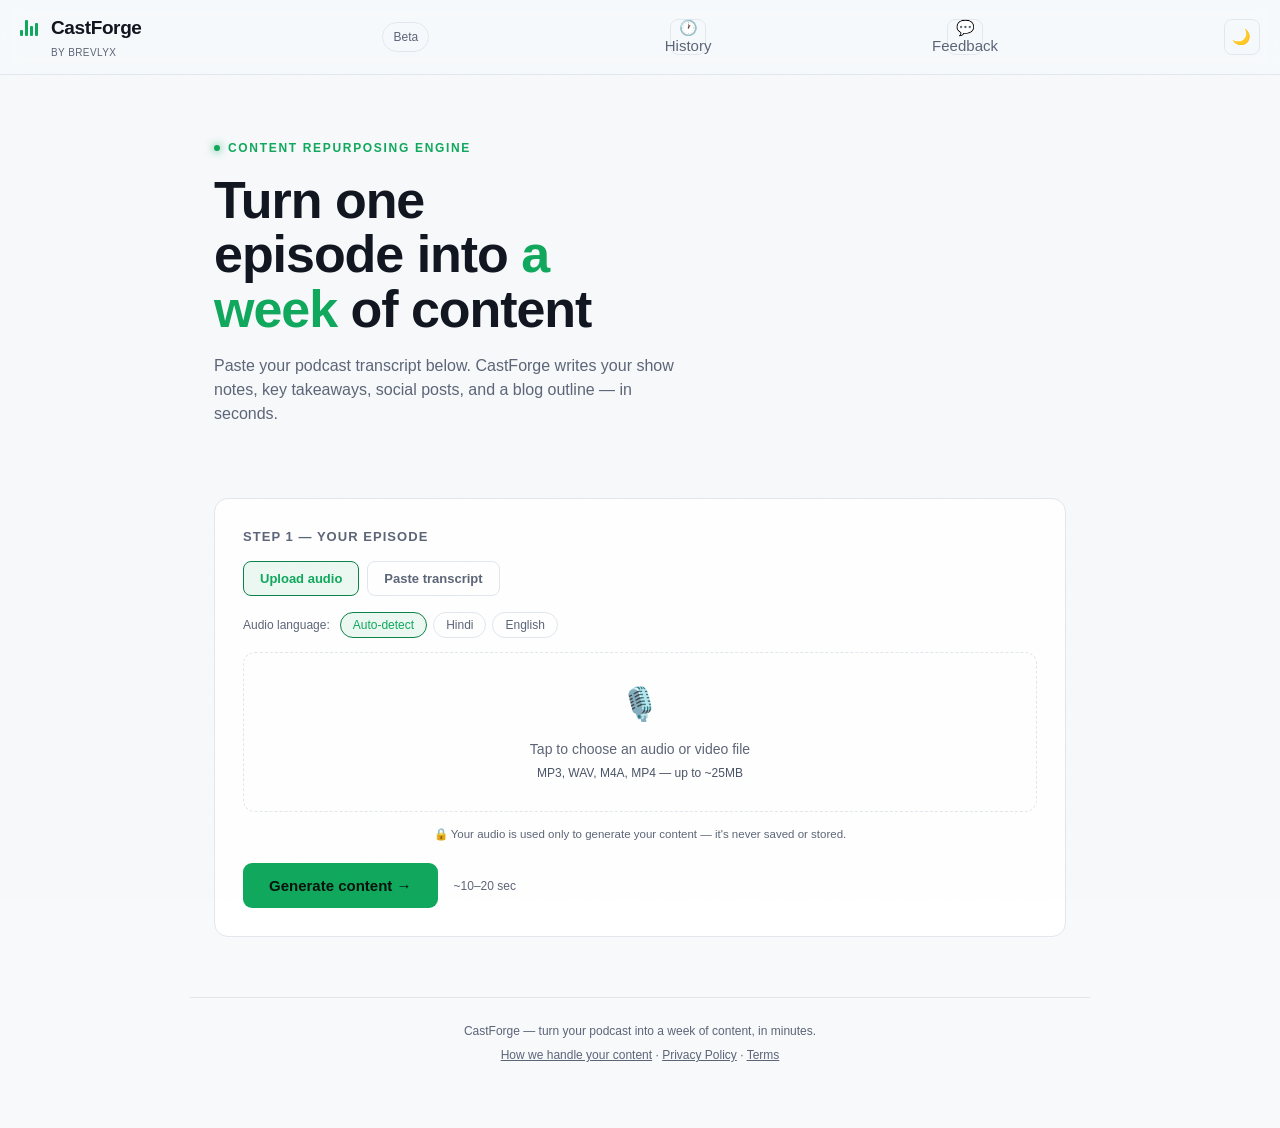
<file: index-32.html>
<!DOCTYPE html>
<html lang="en">
<head>
<meta charset="UTF-8">
<meta name="viewport" content="width=device-width, initial-scale=1.0">
<title>CastForge — Turn talk into content</title>

<link rel="icon" type="image/png" href="favicon.png">
<link rel="apple-touch-icon" href="icon-192.png">
<link rel="manifest" href="manifest.json">
<meta name="theme-color" content="#0A0E14">
<meta name="apple-mobile-web-app-capable" content="yes">
<meta name="apple-mobile-web-app-status-bar-style" content="black-translucent">
<meta name="apple-mobile-web-app-title" content="CastForge">

<meta name="description" content="Turn one podcast episode into show notes, social posts, YouTube descriptions, LinkedIn posts, and a blog outline — in minutes.">

<meta property="og:type" content="website">
<meta property="og:url" content="https://brevlyx.com/">
<meta property="og:title" content="CastForge — Turn one episode into a week of content">
<meta property="og:description" content="Upload your podcast audio and get show notes, social posts, YouTube descriptions, LinkedIn posts, and a blog outline — in minutes.">
<meta property="og:image" content="https://brevlyx.com/og-image.png">
<meta property="og:image:width" content="1200">
<meta property="og:image:height" content="630">

<meta name="twitter:card" content="summary_large_image">
<meta name="twitter:title" content="CastForge — Turn one episode into a week of content">
<meta name="twitter:description" content="Upload your podcast audio and get show notes, social posts, YouTube descriptions, LinkedIn posts, and a blog outline — in minutes.">
<meta name="twitter:image" content="https://brevlyx.com/og-image.png">

<link rel="stylesheet" href="style.css">

<script type="application/ld+json">
{
  "@context": "https://schema.org",
  "@type": "SoftwareApplication",
  "name": "CastForge",
  "applicationCategory": "BusinessApplication",
  "operatingSystem": "Web",
  "description": "Turn one podcast episode into show notes, social posts, YouTube descriptions, LinkedIn posts, and a blog outline — in minutes.",
  "url": "https://brevlyx.com/",
  "offers": {
    "@type": "Offer",
    "price": "0",
    "priceCurrency": "INR"
  }
}
</script>
</head>
<body>
<div class="noise"></div>

<div class="inapp-banner" id="inappBanner">
  ⚠️ Audio upload doesn't work inside Instagram/Facebook's built-in browser. Tap <strong>⋯</strong> (top right) and choose <strong>"Open in browser"</strong> or <strong>"Open in Chrome"</strong>.
</div>

<header>
  <div class="logo-group">
    <div class="logo">
      <div class="logo-mark"><span></span><span></span><span></span><span></span></div>
      CastForge
    </div>
    <div class="logo-sub">by Brevlyx</div>
  </div>
  <div class="tag">Beta</div>
  <button class="history-btn" onclick="openHistory()" title="History">🕐 History</button>
  <button class="feedback-btn" onclick="openFeedback()" title="Feedback">💬 Feedback</button>
  <button class="theme-toggle" onclick="toggleTheme()" id="themeToggle" title="Toggle theme">🌙</button>
</header>

<div class="modal-overlay" id="feedbackModal">
  <div class="modal">
    <div class="modal-title">Got a sec?</div>
    <p class="modal-sub">Tell us what worked, what didn't, or what's missing. Takes 10 seconds, helps a lot.</p>
    <textarea id="feedbackText" class="feedback-textarea" placeholder="e.g. Show notes were great but social posts felt generic..."></textarea>
    <div class="modal-actions">
      <button class="chip" onclick="closeFeedback()">Cancel</button>
      <button class="primary" onclick="submitFeedback()">Send feedback</button>
    </div>
    <p class="feedback-status" id="feedbackStatus"></p>
  </div>
</div>

<main>
  <div class="hero">
    <div class="eyebrow">Content Repurposing Engine</div>
    <h1>Turn one episode into <em>a week</em> of content</h1>
    <p class="sub">Paste your podcast transcript below. CastForge writes your show notes, key takeaways, social posts, and a blog outline — in seconds.</p>
  </div>

  <div class="panel">
    <div class="panel-label">Step 1 — Your episode</div>
    <div class="input-mode-tabs">
      <button class="mode-tab active" id="modeAudioBtn" onclick="switchMode('audio')">Upload audio</button>
      <button class="mode-tab" id="modeTextBtn" onclick="switchMode('text')">Paste transcript</button>
    </div>

    <div id="audioMode">
      <div class="lang-select-row">
        <span class="lang-label">Audio language:</span>
        <div class="lang-chips">
          <button class="lang-chip active" data-lang="auto" onclick="setLanguage('auto')">Auto-detect</button>
          <button class="lang-chip" data-lang="hi" onclick="setLanguage('hi')">Hindi</button>
          <button class="lang-chip" data-lang="en" onclick="setLanguage('en')">English</button>
        </div>
      </div>
      <label class="dropzone" id="dropzone" for="audioFile">
        <div class="dropzone-icon">🎙️</div>
        <div class="dropzone-text" id="dropzoneText">Tap to choose an audio or video file<br><span class="dropzone-sub">MP3, WAV, M4A, MP4 — up to ~25MB</span></div>
        <input type="file" id="audioFile" accept="audio/*,video/mp4,.mp4" style="display:none" onchange="handleAudioSelect(event)">
      </label>
      <div class="waveform" id="transcribeWave">
        <span style="animation-delay:0s"></span><span style="animation-delay:0.1s"></span>
        <span style="animation-delay:0.2s"></span><span style="animation-delay:0.3s"></span>
        <span style="animation-delay:0.4s"></span><span style="animation-delay:0.5s"></span>
        <span style="animation-delay:0.15s"></span><span style="animation-delay:0.25s"></span>
      </div>
      <div class="status-text" id="transcribeStatus">Transcribing your audio…</div>
      <div class="privacy-note">🔒 Your audio is used only to generate your content — it's never saved or stored.</div>
    </div>

    <div id="textMode" style="display:none">
      <textarea id="transcript" placeholder="Paste your episode transcript here. (No transcript handy? Try a sample below.)"></textarea>
      <div class="sample-row">
        <button class="chip" onclick="loadSample()">Use a sample transcript</button>
        <button class="chip" onclick="document.getElementById('transcript').value=''">Clear</button>
      </div>
    </div>

    <div class="cta-row">
      <button class="primary" id="generateBtn" onclick="generateContent()">Generate content →</button>
      <span class="hint">~10–20 sec</span>
    </div>
    <div class="waveform" id="waveform">
      <span style="animation-delay:0s"></span><span style="animation-delay:0.1s"></span>
      <span style="animation-delay:0.2s"></span><span style="animation-delay:0.3s"></span>
      <span style="animation-delay:0.4s"></span><span style="animation-delay:0.5s"></span>
      <span style="animation-delay:0.15s"></span><span style="animation-delay:0.25s"></span>
    </div>
    <div class="status-text" id="statusText">Drafting your content…</div>
    <div class="error-box" id="errorBox"></div>
  </div>

  <div class="results" id="results">
    <div class="tabs">
      <button class="tab active" data-tab="notes" onclick="switchTab('notes')">Show Notes</button>
      <button class="tab" data-tab="takeaways" onclick="switchTab('takeaways')">Takeaways</button>
      <button class="tab" data-tab="social" onclick="switchTab('social')">Social Posts</button>
      <button class="tab" data-tab="youtube" onclick="switchTab('youtube')">YouTube</button>
      <button class="tab" data-tab="linkedin" onclick="switchTab('linkedin')">LinkedIn</button>
      <button class="tab" data-tab="blog" onclick="switchTab('blog')">Blog Outline</button>
    </div>

    <div class="tab-content active" id="tab-notes">
      <div class="edit-hint">✏️ Tap the text to edit before copying</div>
      <div class="output-block" id="out-notes" contenteditable="true"></div>
      <button class="copy-btn" onclick="copyOut('out-notes')">Copy show notes</button>
    </div>
    <div class="tab-content" id="tab-takeaways">
      <div class="edit-hint">✏️ Tap the text to edit before copying</div>
      <div class="output-block" id="out-takeaways" contenteditable="true"></div>
      <button class="copy-btn" onclick="copyOut('out-takeaways')">Copy takeaways</button>
    </div>
    <div class="tab-content" id="tab-social">
      <div class="edit-hint">✏️ Tap any post to edit it before copying</div>
      <div id="out-social"></div>
      <button class="copy-btn" onclick="copyAllSocial()">Copy all posts</button>
    </div>
    <div class="tab-content" id="tab-youtube">
      <div class="edit-hint">✏️ Tap the text to edit before copying</div>
      <div class="output-block" id="out-youtube" contenteditable="true"></div>
      <button class="copy-btn" onclick="copyOut('out-youtube')">Copy description</button>
    </div>
    <div class="tab-content" id="tab-linkedin">
      <div class="edit-hint">✏️ Tap the text to edit before copying</div>
      <div class="output-block" id="out-linkedin" contenteditable="true"></div>
      <button class="copy-btn" onclick="copyOut('out-linkedin')">Copy post</button>
    </div>
    <div class="tab-content" id="tab-blog">
      <div class="edit-hint">✏️ Tap the text to edit before copying</div>
      <div class="output-block" id="out-blog" contenteditable="true"></div>
      <button class="copy-btn" onclick="copyOut('out-blog')">Copy outline</button>
    </div>
  </div>
</main>

<footer>
  CastForge — turn your podcast into a week of content, in minutes.
  <br><button class="footer-link" onclick="openPrivacy()">How we handle your content</button>
  <span style="color:var(--text-dim); font-size:12px;"> · </span>
  <a href="privacy.html" class="footer-link" style="text-decoration:underline;">Privacy Policy</a>
  <span style="color:var(--text-dim); font-size:12px;"> · </span>
  <a href="terms.html" class="footer-link" style="text-decoration:underline;">Terms</a>
</footer>

<div class="modal-overlay" id="privacyModal">
  <div class="modal">
    <div class="modal-title">🔒 How we handle your content</div>
    <div class="privacy-detail">
      <p><strong>Your audio:</strong> Sent directly for transcription and never saved on our servers. Once your text comes back, the audio is gone.</p>
      <p><strong>Your transcript & generated content:</strong> Only saved in <em>your own browser</em> (for the History feature) — we don't store it on our servers either.</p>
      <p><strong>Feedback you submit:</strong> Saved so we can read it and improve CastForge. Don't include anything sensitive.</p>
      <p style="color:var(--text-dim); font-size:12px;">CastForge is an independent beta project. If you have questions, use the Feedback button.</p>
    </div>
    <div class="modal-actions">
      <button class="primary" onclick="closePrivacy()">Got it</button>
    </div>
  </div>
</div>

<div class="modal-overlay" id="historyModal">
  <div class="modal history-modal">
    <div class="modal-title">Your recent generations</div>
    <p class="modal-sub">Saved on this device only, last 5 kept.</p>
    <div id="historyList"></div>
    <div class="modal-actions">
      <button class="chip" onclick="closeHistory()">Close</button>
    </div>
  </div>
</div>

<div class="modal-overlay" id="interestModal">
  <div class="modal">
    <div class="modal-title">Want unlimited access?</div>
    <p class="modal-sub">You've hit today's free limit. We're building a Pro version with no daily limits — leave your email and we'll notify you when it's ready (no spam, just one email).</p>
    <input type="email" id="interestEmail" class="modal-input" placeholder="you@email.com">
    <div class="modal-actions">
      <button class="chip" onclick="closeInterest()">No thanks</button>
      <button class="primary" onclick="submitInterest()">Notify me</button>
    </div>
    <p class="feedback-status" id="interestStatus"></p>
  </div>
</div>

<script src="app.js"></script>
</body>
</html>
</file>
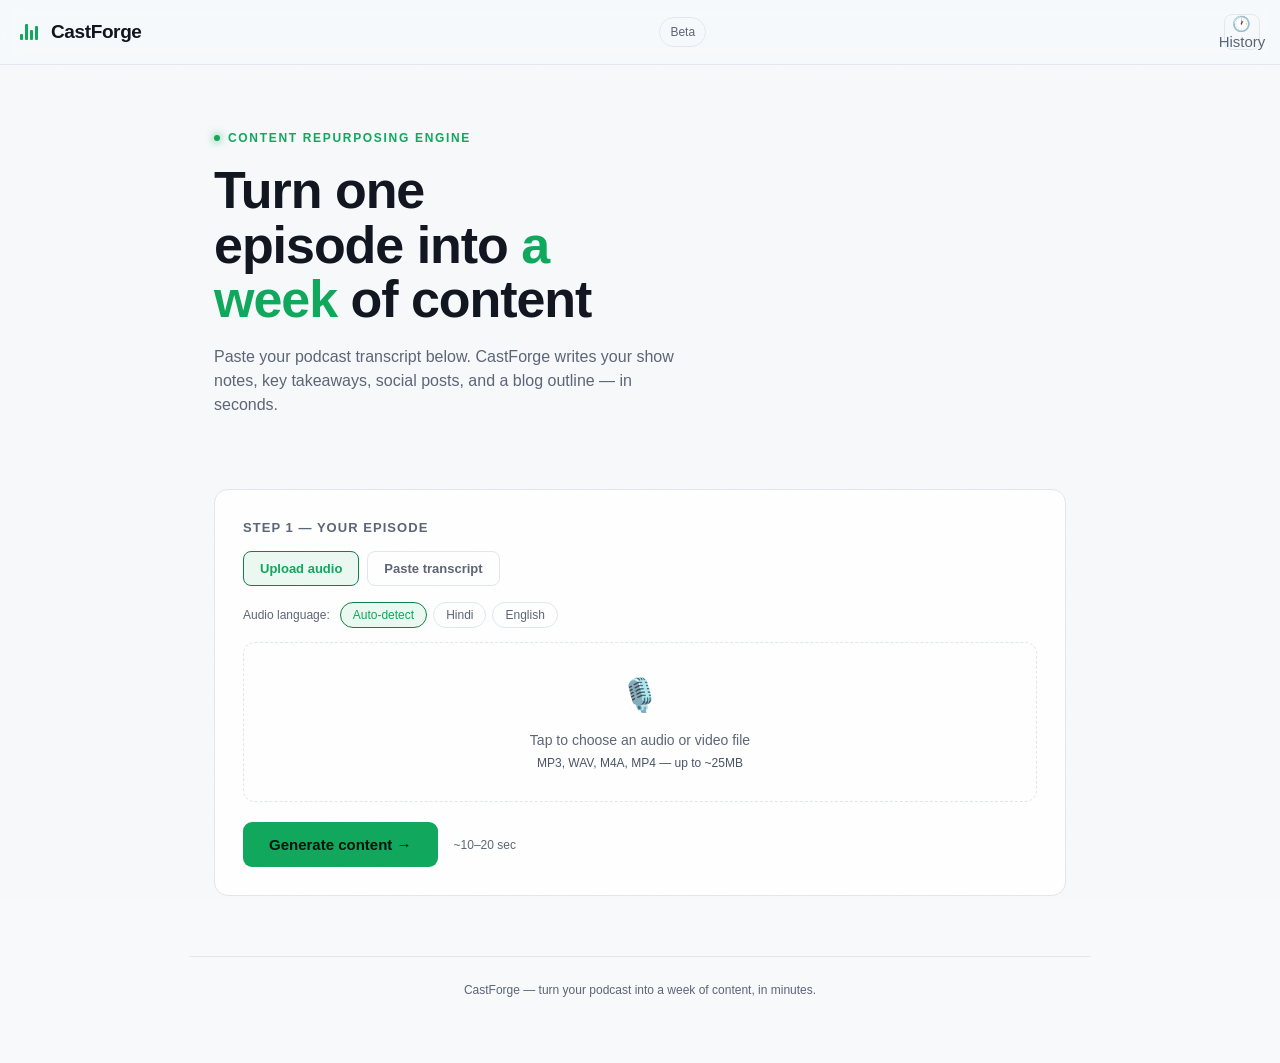
<file: index-35.html>
<!DOCTYPE html>
<html lang="en">
<head>
<meta charset="UTF-8">
<meta name="viewport" content="width=device-width, initial-scale=1.0">
<title>CastForge — Turn talk into content</title>
<link rel="stylesheet" href="style.css">
</head>
<body>
<div class="noise"></div>

<div class="inapp-banner" id="inappBanner">
  ⚠️ Audio upload doesn't work inside Instagram/Facebook's built-in browser. Tap <strong>⋯</strong> (top right) and choose <strong>"Open in browser"</strong> or <strong>"Open in Chrome"</strong>.
</div>

<header>
  <div class="logo">
    <div class="logo-mark"><span></span><span></span><span></span><span></span></div>
    CastForge
  </div>
  <div class="tag">Beta</div>
  <button class="history-btn" onclick="openHistory()" title="History">🕐 History</button>
</header>

<main>
  <div class="hero">
    <div class="eyebrow">Content Repurposing Engine</div>
    <h1>Turn one episode into <em>a week</em> of content</h1>
    <p class="sub">Paste your podcast transcript below. CastForge writes your show notes, key takeaways, social posts, and a blog outline — in seconds.</p>
  </div>

  <div class="panel">
    <div class="panel-label">Step 1 — Your episode</div>
    <div class="input-mode-tabs">
      <button class="mode-tab active" id="modeAudioBtn" onclick="switchMode('audio')">Upload audio</button>
      <button class="mode-tab" id="modeTextBtn" onclick="switchMode('text')">Paste transcript</button>
    </div>

    <div id="audioMode">
      <div class="lang-select-row">
        <span class="lang-label">Audio language:</span>
        <div class="lang-chips">
          <button class="lang-chip active" data-lang="auto" onclick="setLanguage('auto')">Auto-detect</button>
          <button class="lang-chip" data-lang="hi" onclick="setLanguage('hi')">Hindi</button>
          <button class="lang-chip" data-lang="en" onclick="setLanguage('en')">English</button>
        </div>
      </div>
      <label class="dropzone" id="dropzone" for="audioFile">
        <div class="dropzone-icon">🎙️</div>
        <div class="dropzone-text" id="dropzoneText">Tap to choose an audio or video file<br><span class="dropzone-sub">MP3, WAV, M4A, MP4 — up to ~25MB</span></div>
        <input type="file" id="audioFile" accept="audio/*,video/mp4,.mp4" style="display:none" onchange="handleAudioSelect(event)">
      </label>
      <div class="waveform" id="transcribeWave">
        <span style="animation-delay:0s"></span><span style="animation-delay:0.1s"></span>
        <span style="animation-delay:0.2s"></span><span style="animation-delay:0.3s"></span>
        <span style="animation-delay:0.4s"></span><span style="animation-delay:0.5s"></span>
        <span style="animation-delay:0.15s"></span><span style="animation-delay:0.25s"></span>
      </div>
      <div class="status-text" id="transcribeStatus">Transcribing your audio…</div>
    </div>

    <div id="textMode" style="display:none">
      <textarea id="transcript" placeholder="Paste your episode transcript here. (No transcript handy? Try a sample below.)"></textarea>
      <div class="sample-row">
        <button class="chip" onclick="loadSample()">Use a sample transcript</button>
        <button class="chip" onclick="document.getElementById('transcript').value=''">Clear</button>
      </div>
    </div>

    <div class="cta-row">
      <button class="primary" id="generateBtn" onclick="generateContent()">Generate content →</button>
      <span class="hint">~10–20 sec</span>
    </div>
    <div class="waveform" id="waveform">
      <span style="animation-delay:0s"></span><span style="animation-delay:0.1s"></span>
      <span style="animation-delay:0.2s"></span><span style="animation-delay:0.3s"></span>
      <span style="animation-delay:0.4s"></span><span style="animation-delay:0.5s"></span>
      <span style="animation-delay:0.15s"></span><span style="animation-delay:0.25s"></span>
    </div>
    <div class="status-text" id="statusText">Drafting your content…</div>
    <div class="error-box" id="errorBox"></div>
  </div>

  <div class="results" id="results">
    <div class="tabs">
      <button class="tab active" data-tab="notes" onclick="switchTab('notes')">Show Notes</button>
      <button class="tab" data-tab="takeaways" onclick="switchTab('takeaways')">Takeaways</button>
      <button class="tab" data-tab="social" onclick="switchTab('social')">Social Posts</button>
      <button class="tab" data-tab="blog" onclick="switchTab('blog')">Blog Outline</button>
    </div>

    <div class="tab-content active" id="tab-notes">
      <div class="edit-hint">✏️ Tap the text to edit before copying</div>
      <div class="output-block" id="out-notes" contenteditable="true"></div>
      <button class="copy-btn" onclick="copyOut('out-notes')">Copy show notes</button>
    </div>
    <div class="tab-content" id="tab-takeaways">
      <div class="edit-hint">✏️ Tap the text to edit before copying</div>
      <div class="output-block" id="out-takeaways" contenteditable="true"></div>
      <button class="copy-btn" onclick="copyOut('out-takeaways')">Copy takeaways</button>
    </div>
    <div class="tab-content" id="tab-social">
      <div class="edit-hint">✏️ Tap any post to edit it before copying</div>
      <div id="out-social"></div>
      <button class="copy-btn" onclick="copyAllSocial()">Copy all posts</button>
    </div>
    <div class="tab-content" id="tab-blog">
      <div class="edit-hint">✏️ Tap the text to edit before copying</div>
      <div class="output-block" id="out-blog" contenteditable="true"></div>
      <button class="copy-btn" onclick="copyOut('out-blog')">Copy outline</button>
    </div>
  </div>
</main>

<footer>
  CastForge — turn your podcast into a week of content, in minutes.
</footer>

<div class="modal-overlay" id="historyModal">
  <div class="modal history-modal">
    <div class="modal-title">Your recent generations</div>
    <p class="modal-sub">Saved on this device only, last 5 kept.</p>
    <div id="historyList"></div>
    <div class="modal-actions">
      <button class="chip" onclick="closeHistory()">Close</button>
    </div>
  </div>
</div>

<script src="app.js"></script>
</body>
</html>
</file>
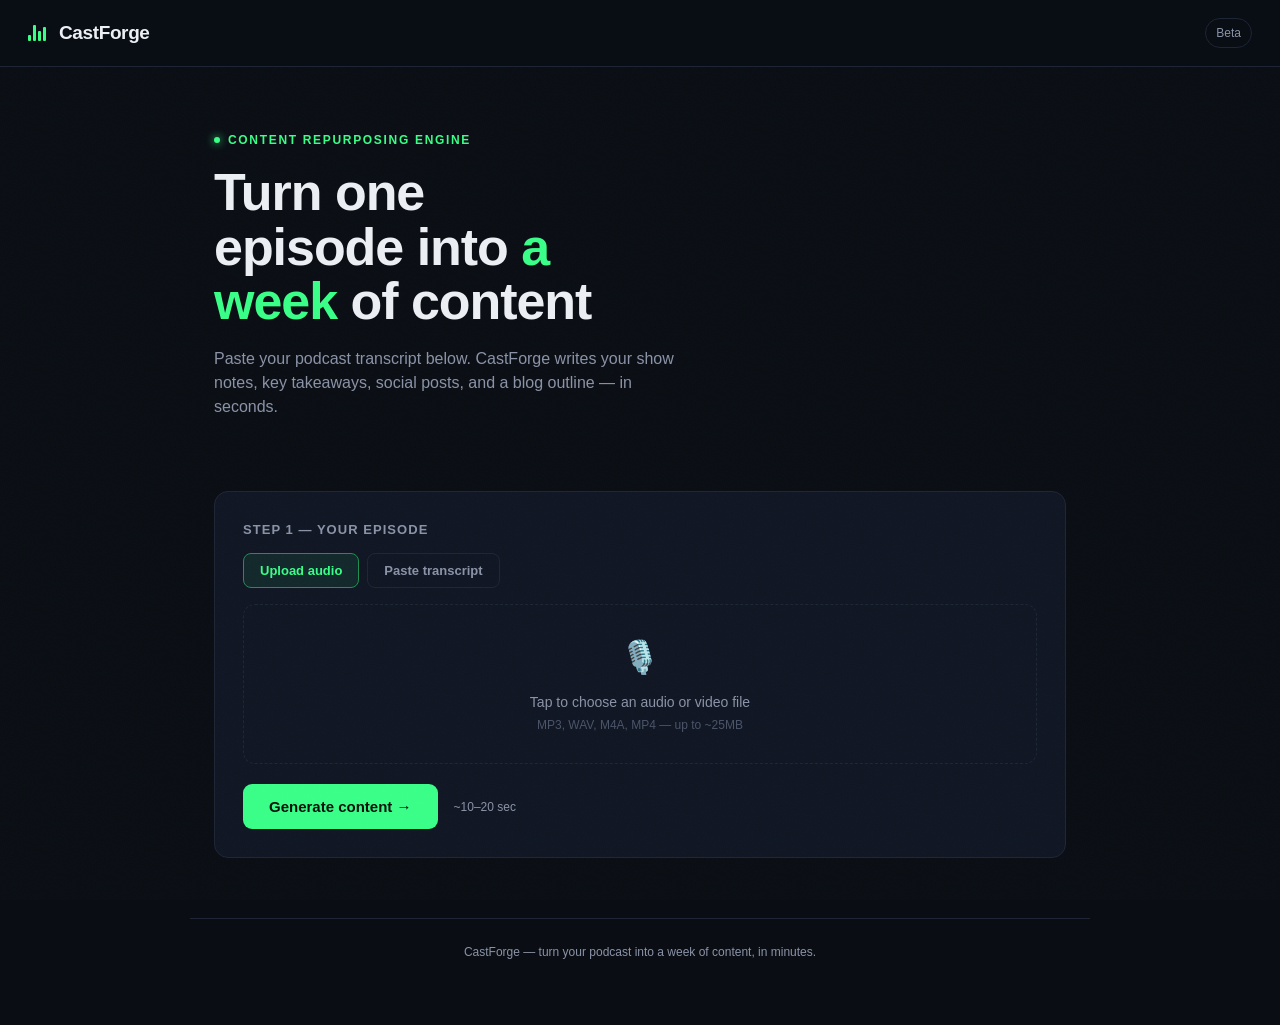
<file: index-36.html>
<!DOCTYPE html>
<html lang="en">
<head>
<meta charset="UTF-8">
<meta name="viewport" content="width=device-width, initial-scale=1.0">
<title>CastForge — Turn talk into content</title>
<style>
  @import url('https://fonts.cdnfonts.com/css/space-grotesk');
  @import url('https://fonts.cdnfonts.com/css/inter');

  :root{
    --bg: #0A0E14;
    --bg-raised: #101623;
    --line: #1E2635;
    --text: #ECEFF4;
    --text-dim: #8B93A7;
    --accent: #39FF88;
    --accent-dim: #1F8F52;
    --accent-wash: rgba(57,255,136,0.08);
  }
  *{box-sizing:border-box; margin:0; padding:0;}
  html{scroll-behavior:smooth;}
  body{
    background:var(--bg);
    color:var(--text);
    font-family:'Inter', -apple-system, sans-serif;
    line-height:1.5;
    min-height:100vh;
  }
  ::selection{ background:var(--accent); color:#06110B; }

  .noise{
    position:fixed; inset:0; pointer-events:none; opacity:0.025; z-index:1;
    background-image:url("data:image/svg+xml,%3Csvg xmlns='http://www.w3.org/2000/svg' width='120' height='120'%3E%3Cfilter id='n'%3E%3CfeTurbulence type='fractalNoise' baseFrequency='0.9' numOctaves='2'/%3E%3C/filter%3E%3Crect width='100%25' height='100%25' filter='url(%23n)'/%3E%3C/svg%3E");
  }

  header{
    position:sticky; top:0; z-index:10;
    display:flex; align-items:center; justify-content:space-between;
    padding:18px 28px;
    background:rgba(10,14,20,0.85);
    backdrop-filter:blur(10px);
    border-bottom:1px solid var(--line);
  }
  .logo{
    font-family:'Space Grotesk', sans-serif;
    font-weight:700;
    font-size:19px;
    letter-spacing:-0.02em;
    display:flex; align-items:center; gap:9px;
  }
  .logo-mark{
    width:22px; height:16px; display:flex; align-items:flex-end; gap:2px;
  }
  .logo-mark span{
    width:3px; background:var(--accent); border-radius:1px;
    animation:pulse 1.4s ease-in-out infinite;
  }
  .logo-mark span:nth-child(1){height:40%; animation-delay:0s;}
  .logo-mark span:nth-child(2){height:100%; animation-delay:0.15s;}
  .logo-mark span:nth-child(3){height:65%; animation-delay:0.3s;}
  .logo-mark span:nth-child(4){height:85%; animation-delay:0.45s;}
  @keyframes pulse{
    0%,100%{transform:scaleY(0.5);} 50%{transform:scaleY(1);}
  }
  .tag{
    font-size:12px; color:var(--text-dim);
    border:1px solid var(--line); padding:5px 10px; border-radius:20px;
  }
  .settings-btn{
    background:transparent; border:1px solid var(--line); color:var(--text-dim);
    width:36px; height:36px; border-radius:8px; font-size:16px; cursor:pointer;
    transition:all .15s;
  }
  .settings-btn:hover{ color:var(--accent); border-color:var(--accent-dim); }

  .inapp-banner{
    display:none; background:#3a2a0a; border-bottom:1px solid #6b4a12;
    color:#ffcb6b; font-size:13px; text-align:center; padding:12px 16px; line-height:1.5;
  }
  .inapp-banner.active{ display:block; }

  .modal-overlay{
    display:none; position:fixed; inset:0; z-index:100;
    background:rgba(5,7,11,0.75); backdrop-filter:blur(4px);
    align-items:center; justify-content:center; padding:20px;
  }
  .modal-overlay.active{ display:flex; }
  .modal{
    background:var(--bg-raised); border:1px solid var(--line); border-radius:14px;
    padding:26px; max-width:400px; width:100%;
  }
  .modal-title{ font-family:'Space Grotesk', sans-serif; font-size:18px; font-weight:700; margin-bottom:8px; }
  .modal-sub{ font-size:13px; color:var(--text-dim); margin-bottom:18px; line-height:1.5; }
  .modal-label{ font-size:12px; color:var(--text-dim); display:block; margin-bottom:6px; }
  .modal-input{
    width:100%; background:#0D1320; border:1px solid var(--line); border-radius:8px;
    color:var(--text); font-size:14px; padding:11px 14px; font-family:'Inter', sans-serif;
  }
  .modal-input:focus{ outline:none; border-color:var(--accent-dim); }
  .modal-hint{ font-size:11px; color:var(--text-dim); margin-top:8px; }
  .modal-actions{ display:flex; justify-content:flex-end; gap:10px; margin-top:20px; }

  main{max-width:900px; margin:0 auto; padding:0 24px;}

  .hero{
    padding:64px 0 40px;
    text-align:left;
  }
  .eyebrow{
    font-size:12px; text-transform:uppercase; letter-spacing:0.14em;
    color:var(--accent); font-weight:600; margin-bottom:16px;
    display:flex; align-items:center; gap:8px;
  }
  .eyebrow::before{content:''; width:6px; height:6px; background:var(--accent); border-radius:50%; display:inline-block; box-shadow:0 0 8px var(--accent);}
  h1{
    font-family:'Space Grotesk', sans-serif;
    font-weight:700;
    font-size:clamp(32px, 5.5vw, 52px);
    line-height:1.05;
    letter-spacing:-0.02em;
    max-width:14ch;
    margin-bottom:18px;
  }
  h1 em{ font-style:normal; color:var(--accent); }
  .sub{
    color:var(--text-dim); font-size:16px; max-width:52ch; margin-bottom:0;
  }

  .panel{
    background:var(--bg-raised);
    border:1px solid var(--line);
    border-radius:14px;
    padding:28px;
    margin:32px 0;
  }
  .panel-label{
    font-family:'Space Grotesk', sans-serif;
    font-size:13px; font-weight:600; text-transform:uppercase; letter-spacing:0.08em;
    color:var(--text-dim); margin-bottom:14px;
  }

  textarea{
    width:100%; min-height:160px;
    background:#0D1320; border:1px solid var(--line); border-radius:10px;
    color:var(--text); font-family:'Inter', sans-serif; font-size:14px;
    padding:16px; resize:vertical; line-height:1.6;
  }
  textarea:focus{ outline:none; border-color:var(--accent-dim); }
  textarea::placeholder{ color:#4A5468; }

  .input-mode-tabs{ display:flex; gap:8px; margin-bottom:16px; }
  .mode-tab{
    font-family:'Space Grotesk', sans-serif; font-size:13px; font-weight:600;
    background:transparent; color:var(--text-dim); border:1px solid var(--line);
    padding:9px 16px; border-radius:8px; cursor:pointer; transition:all .15s;
  }
  .mode-tab.active{ background:var(--accent-wash); color:var(--accent); border-color:var(--accent-dim); }

  .dropzone{
    display:flex; flex-direction:column; align-items:center; justify-content:center;
    gap:10px; min-height:160px; border:1.5px dashed var(--line); border-radius:12px;
    cursor:pointer; transition:all .15s; text-align:center; padding:20px;
  }
  .dropzone:hover{ border-color:var(--accent-dim); background:var(--accent-wash); }
  .dropzone-icon{ font-size:32px; }
  .dropzone-text{ font-size:14px; color:var(--text-dim); line-height:1.6; }
  .dropzone-sub{ font-size:12px; color:#4A5468; }
  .dropzone.has-file{ border-color:var(--accent); border-style:solid; }

  .sample-row{ display:flex; gap:10px; margin-top:12px; flex-wrap:wrap; }
  .chip{
    font-size:12px; color:var(--text-dim); background:transparent;
    border:1px solid var(--line); padding:6px 12px; border-radius:20px;
    cursor:pointer; transition:all .15s;
  }
  .chip:hover{ border-color:var(--accent-dim); color:var(--text); }

  .cta-row{ display:flex; align-items:center; gap:16px; margin-top:20px; flex-wrap:wrap; }
  button.primary{
    background:var(--accent); color:#06110B; border:none;
    font-family:'Space Grotesk', sans-serif; font-weight:700; font-size:15px;
    padding:14px 26px; border-radius:9px; cursor:pointer;
    transition:transform .15s, box-shadow .15s;
    box-shadow:0 0 0 rgba(57,255,136,0);
  }
  button.primary:hover{ transform:translateY(-1px); box-shadow:0 6px 20px rgba(57,255,136,0.25); }
  button.primary:disabled{ opacity:0.5; cursor:not-allowed; transform:none; box-shadow:none; }
  .hint{ font-size:12px; color:var(--text-dim); }

  .waveform{
    display:none; align-items:flex-end; gap:3px; height:36px; margin:20px 0;
  }
  .waveform.active{ display:flex; }
  .waveform span{
    width:4px; background:var(--accent); border-radius:2px;
    animation:wave 1s ease-in-out infinite;
  }
  @keyframes wave{
    0%,100%{ height:20%; opacity:0.4; } 50%{ height:100%; opacity:1; }
  }

  .status-text{ font-size:13px; color:var(--accent); display:none; margin-top:4px; }
  .status-text.active{ display:block; }

  .results{ display:none; margin-top:8px; }
  .results.active{ display:block; }

  .tabs{
    display:flex; gap:4px; border-bottom:1px solid var(--line);
    margin-bottom:24px; overflow-x:auto;
  }
  .tab{
    font-family:'Space Grotesk', sans-serif; font-size:13px; font-weight:600;
    color:var(--text-dim); background:none; border:none; cursor:pointer;
    padding:12px 16px; border-bottom:2px solid transparent; white-space:nowrap;
    transition:color .15s;
  }
  .tab.active{ color:var(--accent); border-bottom-color:var(--accent); }
  .tab:hover:not(.active){ color:var(--text); }

  .tab-content{ display:none; }
  .tab-content.active{ display:block; animation:fadeIn .3s ease; }
  @keyframes fadeIn{ from{opacity:0; transform:translateY(6px);} to{opacity:1; transform:translateY(0);} }

  .output-block{
    background:#0D1320; border:1px solid var(--line); border-radius:10px;
    padding:20px; font-size:14px; white-space:pre-wrap; line-height:1.7;
    max-height:420px; overflow-y:auto;
  }
  .output-block h3{ font-family:'Space Grotesk', sans-serif; font-size:14px; color:var(--accent); margin:16px 0 6px; }
  .output-block h3:first-child{ margin-top:0; }

  .copy-btn{
    margin-top:12px; font-size:12px; color:var(--accent);
    background:var(--accent-wash); border:1px solid var(--accent-dim);
    padding:7px 14px; border-radius:8px; cursor:pointer;
  }
  .copy-btn:hover{ background:rgba(57,255,136,0.15); }

  .social-post{
    background:#0D1320; border:1px solid var(--line); border-radius:10px;
    padding:14px 16px; margin-bottom:10px; font-size:13.5px; position:relative;
  }
  .social-post .num{ color:var(--accent); font-weight:700; margin-right:6px; }

  footer{
    max-width:900px; margin:60px auto 40px; padding:24px; text-align:center;
    color:var(--text-dim); font-size:12px; border-top:1px solid var(--line);
  }

  .error-box{
    background:rgba(255,80,80,0.08); border:1px solid rgba(255,80,80,0.3);
    color:#ff8080; padding:14px 16px; border-radius:10px; font-size:13px; margin-top:16px; display:none;
  }
  .error-box.active{ display:block; }
</style>
</head>
<body>
<div class="noise"></div>

<div class="inapp-banner" id="inappBanner">
  ⚠️ Audio upload doesn't work inside Instagram/Facebook's built-in browser. Tap <strong>⋯</strong> (top right) and choose <strong>"Open in browser"</strong> or <strong>"Open in Chrome"</strong>.
</div>

<header>
  <div class="logo">
    <div class="logo-mark"><span></span><span></span><span></span><span></span></div>
    CastForge
  </div>
  <div class="tag">Beta</div>
</header>

<main>
  <div class="hero">
    <div class="eyebrow">Content Repurposing Engine</div>
    <h1>Turn one episode into <em>a week</em> of content</h1>
    <p class="sub">Paste your podcast transcript below. CastForge writes your show notes, key takeaways, social posts, and a blog outline — in seconds.</p>
  </div>

  <div class="panel">
    <div class="panel-label">Step 1 — Your episode</div>
    <div class="input-mode-tabs">
      <button class="mode-tab active" id="modeAudioBtn" onclick="switchMode('audio')">Upload audio</button>
      <button class="mode-tab" id="modeTextBtn" onclick="switchMode('text')">Paste transcript</button>
    </div>

    <div id="audioMode">
      <label class="dropzone" id="dropzone" for="audioFile">
        <div class="dropzone-icon">🎙️</div>
        <div class="dropzone-text" id="dropzoneText">Tap to choose an audio or video file<br><span class="dropzone-sub">MP3, WAV, M4A, MP4 — up to ~25MB</span></div>
        <input type="file" id="audioFile" accept="audio/*,video/mp4,.mp4" style="display:none" onchange="handleAudioSelect(event)">
      </label>
      <div class="waveform" id="transcribeWave">
        <span style="animation-delay:0s"></span><span style="animation-delay:0.1s"></span>
        <span style="animation-delay:0.2s"></span><span style="animation-delay:0.3s"></span>
        <span style="animation-delay:0.4s"></span><span style="animation-delay:0.5s"></span>
        <span style="animation-delay:0.15s"></span><span style="animation-delay:0.25s"></span>
      </div>
      <div class="status-text" id="transcribeStatus">Transcribing your audio…</div>
    </div>

    <div id="textMode" style="display:none">
      <textarea id="transcript" placeholder="Paste your episode transcript here. (No transcript handy? Try a sample below.)"></textarea>
      <div class="sample-row">
        <button class="chip" onclick="loadSample()">Use a sample transcript</button>
        <button class="chip" onclick="document.getElementById('transcript').value=''">Clear</button>
      </div>
    </div>

    <div class="cta-row">
      <button class="primary" id="generateBtn" onclick="generateContent()">Generate content →</button>
      <span class="hint">~10–20 sec</span>
    </div>
    <div class="waveform" id="waveform">
      <span style="animation-delay:0s"></span><span style="animation-delay:0.1s"></span>
      <span style="animation-delay:0.2s"></span><span style="animation-delay:0.3s"></span>
      <span style="animation-delay:0.4s"></span><span style="animation-delay:0.5s"></span>
      <span style="animation-delay:0.15s"></span><span style="animation-delay:0.25s"></span>
    </div>
    <div class="status-text" id="statusText">Drafting your content…</div>
    <div class="error-box" id="errorBox"></div>
  </div>

  <div class="results" id="results">
    <div class="tabs">
      <button class="tab active" data-tab="notes" onclick="switchTab('notes')">Show Notes</button>
      <button class="tab" data-tab="takeaways" onclick="switchTab('takeaways')">Takeaways</button>
      <button class="tab" data-tab="social" onclick="switchTab('social')">Social Posts</button>
      <button class="tab" data-tab="blog" onclick="switchTab('blog')">Blog Outline</button>
    </div>

    <div class="tab-content active" id="tab-notes">
      <div class="output-block" id="out-notes"></div>
      <button class="copy-btn" onclick="copyOut('out-notes')">Copy show notes</button>
    </div>
    <div class="tab-content" id="tab-takeaways">
      <div class="output-block" id="out-takeaways"></div>
      <button class="copy-btn" onclick="copyOut('out-takeaways')">Copy takeaways</button>
    </div>
    <div class="tab-content" id="tab-social">
      <div id="out-social"></div>
      <button class="copy-btn" onclick="copyAllSocial()">Copy all posts</button>
    </div>
    <div class="tab-content" id="tab-blog">
      <div class="output-block" id="out-blog"></div>
      <button class="copy-btn" onclick="copyOut('out-blog')">Copy outline</button>
    </div>
  </div>
</main>

<footer>
  CastForge — turn your podcast into a week of content, in minutes.
</footer>

<script>
const SAMPLE = `[00:00] Host: Welcome back to the show. Today we're talking about why most side projects never ship. I've launched twelve products in the last five years, and I want to break down the actual pattern I see killing projects before they reach users.

[00:45] Host: The number one killer isn't lack of skill, it's scope creep disguised as polish. You tell yourself you're "not ready to launch" but really you're avoiding the fear of putting something imperfect in front of people.

[02:10] Host: Second pattern: building for an audience of one — yourself. I did this with my first three apps. I built exactly what I wanted, never talked to a single user, and then wondered why nobody signed up.

[03:30] Host: Third: no forcing function. If there's no deadline, no public commitment, no money on the line, the project just... drifts. I now tell three friends the exact ship date before I write a line of code. Public pressure works.

[05:00] Host: My rule now is a two week rule. If I can't get a rough, ugly version in front of five real users within two weeks, the idea is too big and I break it down further.

[06:15] Host: Let's talk about the fix. Start by writing the landing page copy before you write any code. If you can't explain the value in three sentences, the product isn't clear enough yet.

[07:40] Host: Second fix: talk to five potential users before building anything. Not a survey — an actual fifteen minute call. You'll kill half your ideas this way, which is the point.

[09:00] Host: That's the show. If this helped, share it with a friend who's stuck on a side project. See you next week.`;

const WORKER_URL = "https://castforge.rajukumar98763017.workers.dev/";
const TRANSCRIBE_URL = "https://castforge.rajukumar98763017.workers.dev/transcribe";
const MAX_FILE_MB = 25;

// Detect Instagram / Facebook in-app browsers where file upload is blocked
(function detectInAppBrowser(){
  const ua = navigator.userAgent || "";
  const isInApp = /Instagram|FBAN|FBAV|FB_IAB/i.test(ua);
  if(isInApp){
    document.getElementById('inappBanner').classList.add('active');
  }
})();

let currentMode = 'audio';
let transcribedText = '';

function switchMode(mode){
  currentMode = mode;
  document.getElementById('modeAudioBtn').classList.toggle('active', mode==='audio');
  document.getElementById('modeTextBtn').classList.toggle('active', mode==='text');
  document.getElementById('audioMode').style.display = mode==='audio' ? 'block' : 'none';
  document.getElementById('textMode').style.display = mode==='text' ? 'block' : 'none';
}

async function handleAudioSelect(event){
  const file = event.target.files[0];
  if(!file) return;

  const dropzone = document.getElementById('dropzone');
  const dropzoneText = document.getElementById('dropzoneText');
  const errorBox = document.getElementById('errorBox');
  errorBox.classList.remove('active');
  transcribedText = '';

  const sizeMB = file.size / (1024*1024);
  if(sizeMB > MAX_FILE_MB){
    errorBox.innerText = `That file is ${sizeMB.toFixed(1)}MB — please use a file under ${MAX_FILE_MB}MB (try a shorter clip or a compressed audio format).`;
    errorBox.classList.add('active');
    return;
  }

  dropzoneText.innerHTML = '🎧 ' + file.name;
  dropzone.classList.add('has-file');

  document.getElementById('transcribeWave').classList.add('active');
  document.getElementById('transcribeStatus').classList.add('active');

async function callTranscribeAPI(file){
  const formData = new FormData();
  formData.append('audio', file);
  const response = await fetch(TRANSCRIBE_URL, { method: 'POST', body: formData });
  const data = await response.json();
  if(data.error){
    if(response.status === 429){ throw new Error("You've hit today's free limit — please try again tomorrow."); }
    throw new Error(data.error);
  }
  return data.text;
}

async function transcribeWithRetry(file, attempts=2){
  let lastErr;
  for(let i=0; i<attempts; i++){
    try{
      return await callTranscribeAPI(file);
    } catch(err){
      lastErr = err;
      if(err.message.includes("today's free limit")) throw err;
      if(i < attempts-1){ await new Promise(r=>setTimeout(r, 1200)); }
    }
  }
  throw lastErr;
}

  try{
    transcribedText = await transcribeWithRetry(file);
    dropzoneText.innerHTML = '✅ ' + file.name + '<br><span class="dropzone-sub">Transcribed — ready to generate</span>';
  } catch(err){
    errorBox.innerText = err.message.includes("today's free limit")
      ? err.message
      : "Couldn't transcribe that file — tap to try again.";
    errorBox.classList.add('active');
    dropzoneText.innerHTML = '⚠️ ' + file.name + '<br><span class="dropzone-sub">Transcription failed, tap to retry</span>';
    dropzone.classList.remove('has-file');
  } finally {
    document.getElementById('transcribeWave').classList.remove('active');
    document.getElementById('transcribeStatus').classList.remove('active');
  }
}

function loadSample(){ document.getElementById('transcript').value = SAMPLE; }

function switchTab(name){
  document.querySelectorAll('.tab').forEach(t=>t.classList.toggle('active', t.dataset.tab===name));
  document.querySelectorAll('.tab-content').forEach(c=>c.classList.toggle('active', c.id==='tab-'+name));
}

function copyOut(id){
  const text = document.getElementById(id).innerText;
  navigator.clipboard.writeText(text);
  event.target.innerText = 'Copied ✓';
  setTimeout(()=>{ event.target.innerText = event.target.innerText.replace('Copied ✓', document.activeElement.dataset.orig || 'Copy'); }, 1200);
}

let lastSocialPosts = [];
function copyAllSocial(){
  navigator.clipboard.writeText(lastSocialPosts.join('\\n\\n'));
  event.target.innerText = 'Copied ✓';
  setTimeout(()=>{ event.target.innerText = 'Copy all posts'; }, 1200);
}

async function generateContent(){
  const transcript = currentMode === 'audio' ? transcribedText.trim() : document.getElementById('transcript').value.trim();
  const errorBox = document.getElementById('errorBox');
  errorBox.classList.remove('active');

  if(!transcript){
    errorBox.innerText = currentMode === 'audio'
      ? 'Please upload an audio file and wait for transcription to finish.'
      : 'Paste a transcript first, or click "Use a sample transcript".';
    errorBox.classList.add('active');
    return;
  }

  const btn = document.getElementById('generateBtn');
  btn.disabled = true;
  btn.innerText = 'Generating…';
  document.getElementById('waveform').classList.add('active');
  document.getElementById('statusText').classList.add('active');
  document.getElementById('results').classList.remove('active');

  const prompt = `You are CastForge, an AI that turns podcast transcripts into ready-to-publish content. Given the transcript below, produce EXACTLY this JSON structure and nothing else — no markdown fences, no preamble:

IMPORTANT LANGUAGE RULE: Write ALL output in the same language the speaker actually used in the transcript. If the transcript is in Hindi, write the output in Hindi using Devanagari script (देवनागरी) — never Urdu script. If the transcript is in English, write in English. If mixed/Hinglish, match that natural mixed style. Do not translate to a different language than the source.

{
  "show_notes": "A well-formatted show notes section with an episode summary paragraph and a bulleted list of topics discussed with rough timestamps if present in the transcript. Use \\n for line breaks.",
  "takeaways": "Exactly 5 key takeaways as a numbered list. Use \\n for line breaks.",
  "social_posts": ["post 1 text", "post 2 text", "... exactly 10 short, punchy social media posts (Twitter/X style, under 280 chars each, some with relevant hooks or questions, no hashtag spam)"],
  "blog_outline": "A blog post outline with a title, an intro hook, 4-6 H2 section headers with 1-2 line descriptions each, and a conclusion CTA. Use \\n for line breaks."
}

Transcript:
${transcript}`;

async function callGenerateAPI(prompt){
  const response = await fetch(WORKER_URL, {
    method: "POST",
    headers: { "Content-Type": "application/json" },
    body: JSON.stringify({ prompt: prompt })
  });
  const data = await response.json();
  if(data.error){
    if(response.status === 429){ throw new Error("You've hit today's free limit — please try again tomorrow."); }
    throw new Error(data.error);
  }
  let raw = data.content;
  raw = raw.trim().replace(/^```json/,'').replace(/^```/,'').replace(/```$/,'').trim();
  return JSON.parse(raw);
}

async function generateWithRetry(prompt, attempts=2){
  let lastErr;
  for(let i=0; i<attempts; i++){
    try{
      return await callGenerateAPI(prompt);
    } catch(err){
      lastErr = err;
      if(err.message.includes("today's free limit")) throw err; // no point retrying a rate limit
      if(i < attempts-1){ await new Promise(r=>setTimeout(r, 1200)); } // brief pause before retry
    }
  }
  throw lastErr;
}

  try{
    const parsed = await generateWithRetry(prompt);

    document.getElementById('out-notes').innerText = parsed.show_notes;
    document.getElementById('out-takeaways').innerText = parsed.takeaways;
    document.getElementById('out-blog').innerText = parsed.blog_outline;

    lastSocialPosts = parsed.social_posts;
    const socialEl = document.getElementById('out-social');
    socialEl.innerHTML = parsed.social_posts.map((p,i)=>
      `<div class="social-post"><span class="num">${i+1}.</span>${p.replace(/</g,'&lt;')}</div>`
    ).join('');

    document.getElementById('results').classList.add('active');
    document.getElementById('results').scrollIntoView({behavior:'smooth', block:'start'});
  } catch(err){
    errorBox.innerText = err.message.includes("today's free limit")
      ? err.message
      : 'Something went wrong — please try again in a moment.';
    errorBox.classList.add('active');
  } finally {
    btn.disabled = false;
    btn.innerText = 'Generate content →';
    document.getElementById('waveform').classList.remove('active');
    document.getElementById('statusText').classList.remove('active');
  }
}
</script>
</body>
</html>
</file>
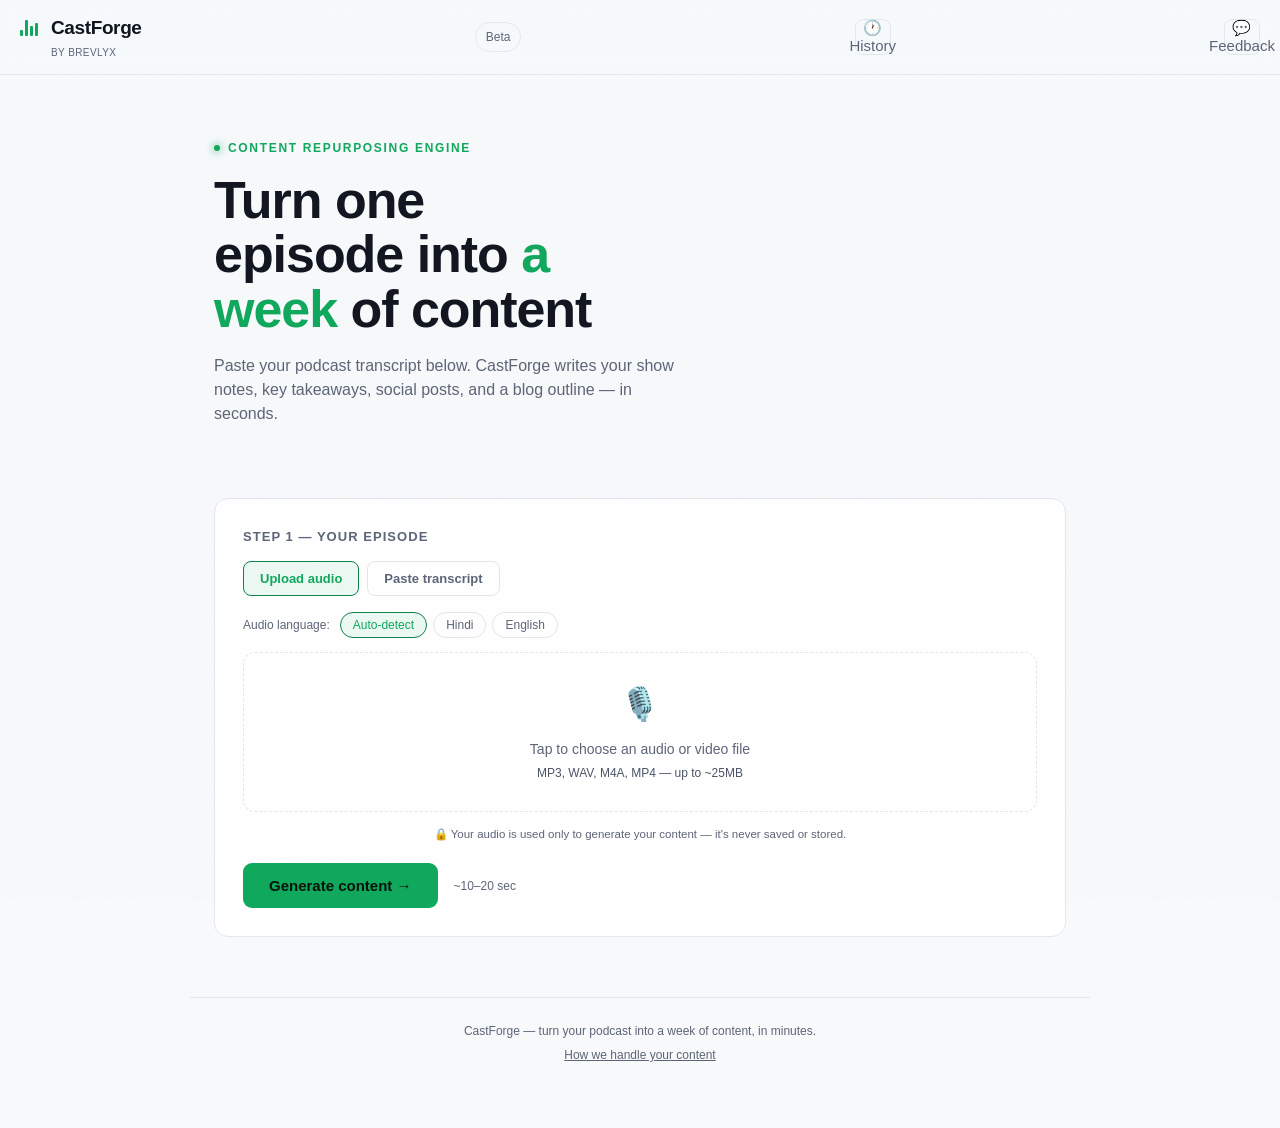
<file: index-42.html>
<!DOCTYPE html>
<html lang="en">
<head>
<meta charset="UTF-8">
<meta name="viewport" content="width=device-width, initial-scale=1.0">
<title>CastForge — Turn talk into content</title>

<link rel="icon" type="image/png" href="favicon.png">
<link rel="apple-touch-icon" href="icon-192.png">
<link rel="manifest" href="manifest.json">
<meta name="theme-color" content="#0A0E14">
<meta name="apple-mobile-web-app-capable" content="yes">
<meta name="apple-mobile-web-app-status-bar-style" content="black-translucent">
<meta name="apple-mobile-web-app-title" content="CastForge">

<meta name="description" content="Turn one podcast episode into show notes, social posts, YouTube descriptions, LinkedIn posts, and a blog outline — in minutes.">

<meta property="og:type" content="website">
<meta property="og:url" content="https://brevlyx.com/">
<meta property="og:title" content="CastForge — Turn one episode into a week of content">
<meta property="og:description" content="Upload your podcast audio and get show notes, social posts, YouTube descriptions, LinkedIn posts, and a blog outline — in minutes.">
<meta property="og:image" content="https://brevlyx.com/og-image.png">
<meta property="og:image:width" content="1200">
<meta property="og:image:height" content="630">

<meta name="twitter:card" content="summary_large_image">
<meta name="twitter:title" content="CastForge — Turn one episode into a week of content">
<meta name="twitter:description" content="Upload your podcast audio and get show notes, social posts, YouTube descriptions, LinkedIn posts, and a blog outline — in minutes.">
<meta name="twitter:image" content="https://brevlyx.com/og-image.png">

<link rel="stylesheet" href="style.css">
</head>
<body>
<div class="noise"></div>

<div class="inapp-banner" id="inappBanner">
  ⚠️ Audio upload doesn't work inside Instagram/Facebook's built-in browser. Tap <strong>⋯</strong> (top right) and choose <strong>"Open in browser"</strong> or <strong>"Open in Chrome"</strong>.
</div>

<header>
  <div class="logo-group">
    <div class="logo">
      <div class="logo-mark"><span></span><span></span><span></span><span></span></div>
      CastForge
    </div>
    <div class="logo-sub">by Brevlyx</div>
  </div>
  <div class="tag">Beta</div>
  <button class="history-btn" onclick="openHistory()" title="History">🕐 History</button>
  <button class="feedback-btn" onclick="openFeedback()" title="Feedback">💬 Feedback</button>
</header>

<div class="modal-overlay" id="feedbackModal">
  <div class="modal">
    <div class="modal-title">Got a sec?</div>
    <p class="modal-sub">Tell us what worked, what didn't, or what's missing. Takes 10 seconds, helps a lot.</p>
    <textarea id="feedbackText" class="feedback-textarea" placeholder="e.g. Show notes were great but social posts felt generic..."></textarea>
    <div class="modal-actions">
      <button class="chip" onclick="closeFeedback()">Cancel</button>
      <button class="primary" onclick="submitFeedback()">Send feedback</button>
    </div>
    <p class="feedback-status" id="feedbackStatus"></p>
  </div>
</div>

<main>
  <div class="hero">
    <div class="eyebrow">Content Repurposing Engine</div>
    <h1>Turn one episode into <em>a week</em> of content</h1>
    <p class="sub">Paste your podcast transcript below. CastForge writes your show notes, key takeaways, social posts, and a blog outline — in seconds.</p>
  </div>

  <div class="panel">
    <div class="panel-label">Step 1 — Your episode</div>
    <div class="input-mode-tabs">
      <button class="mode-tab active" id="modeAudioBtn" onclick="switchMode('audio')">Upload audio</button>
      <button class="mode-tab" id="modeTextBtn" onclick="switchMode('text')">Paste transcript</button>
    </div>

    <div id="audioMode">
      <div class="lang-select-row">
        <span class="lang-label">Audio language:</span>
        <div class="lang-chips">
          <button class="lang-chip active" data-lang="auto" onclick="setLanguage('auto')">Auto-detect</button>
          <button class="lang-chip" data-lang="hi" onclick="setLanguage('hi')">Hindi</button>
          <button class="lang-chip" data-lang="en" onclick="setLanguage('en')">English</button>
        </div>
      </div>
      <label class="dropzone" id="dropzone" for="audioFile">
        <div class="dropzone-icon">🎙️</div>
        <div class="dropzone-text" id="dropzoneText">Tap to choose an audio or video file<br><span class="dropzone-sub">MP3, WAV, M4A, MP4 — up to ~25MB</span></div>
        <input type="file" id="audioFile" accept="audio/*,video/mp4,.mp4" style="display:none" onchange="handleAudioSelect(event)">
      </label>
      <div class="waveform" id="transcribeWave">
        <span style="animation-delay:0s"></span><span style="animation-delay:0.1s"></span>
        <span style="animation-delay:0.2s"></span><span style="animation-delay:0.3s"></span>
        <span style="animation-delay:0.4s"></span><span style="animation-delay:0.5s"></span>
        <span style="animation-delay:0.15s"></span><span style="animation-delay:0.25s"></span>
      </div>
      <div class="status-text" id="transcribeStatus">Transcribing your audio…</div>
      <div class="privacy-note">🔒 Your audio is used only to generate your content — it's never saved or stored.</div>
    </div>

    <div id="textMode" style="display:none">
      <textarea id="transcript" placeholder="Paste your episode transcript here. (No transcript handy? Try a sample below.)"></textarea>
      <div class="sample-row">
        <button class="chip" onclick="loadSample()">Use a sample transcript</button>
        <button class="chip" onclick="document.getElementById('transcript').value=''">Clear</button>
      </div>
    </div>

    <div class="cta-row">
      <button class="primary" id="generateBtn" onclick="generateContent()">Generate content →</button>
      <span class="hint">~10–20 sec</span>
    </div>
    <div class="waveform" id="waveform">
      <span style="animation-delay:0s"></span><span style="animation-delay:0.1s"></span>
      <span style="animation-delay:0.2s"></span><span style="animation-delay:0.3s"></span>
      <span style="animation-delay:0.4s"></span><span style="animation-delay:0.5s"></span>
      <span style="animation-delay:0.15s"></span><span style="animation-delay:0.25s"></span>
    </div>
    <div class="status-text" id="statusText">Drafting your content…</div>
    <div class="error-box" id="errorBox"></div>
  </div>

  <div class="results" id="results">
    <div class="tabs">
      <button class="tab active" data-tab="notes" onclick="switchTab('notes')">Show Notes</button>
      <button class="tab" data-tab="takeaways" onclick="switchTab('takeaways')">Takeaways</button>
      <button class="tab" data-tab="social" onclick="switchTab('social')">Social Posts</button>
      <button class="tab" data-tab="youtube" onclick="switchTab('youtube')">YouTube</button>
      <button class="tab" data-tab="linkedin" onclick="switchTab('linkedin')">LinkedIn</button>
      <button class="tab" data-tab="blog" onclick="switchTab('blog')">Blog Outline</button>
    </div>

    <div class="tab-content active" id="tab-notes">
      <div class="edit-hint">✏️ Tap the text to edit before copying</div>
      <div class="output-block" id="out-notes" contenteditable="true"></div>
      <button class="copy-btn" onclick="copyOut('out-notes')">Copy show notes</button>
    </div>
    <div class="tab-content" id="tab-takeaways">
      <div class="edit-hint">✏️ Tap the text to edit before copying</div>
      <div class="output-block" id="out-takeaways" contenteditable="true"></div>
      <button class="copy-btn" onclick="copyOut('out-takeaways')">Copy takeaways</button>
    </div>
    <div class="tab-content" id="tab-social">
      <div class="edit-hint">✏️ Tap any post to edit it before copying</div>
      <div id="out-social"></div>
      <button class="copy-btn" onclick="copyAllSocial()">Copy all posts</button>
    </div>
    <div class="tab-content" id="tab-youtube">
      <div class="edit-hint">✏️ Tap the text to edit before copying</div>
      <div class="output-block" id="out-youtube" contenteditable="true"></div>
      <button class="copy-btn" onclick="copyOut('out-youtube')">Copy description</button>
    </div>
    <div class="tab-content" id="tab-linkedin">
      <div class="edit-hint">✏️ Tap the text to edit before copying</div>
      <div class="output-block" id="out-linkedin" contenteditable="true"></div>
      <button class="copy-btn" onclick="copyOut('out-linkedin')">Copy post</button>
    </div>
    <div class="tab-content" id="tab-blog">
      <div class="edit-hint">✏️ Tap the text to edit before copying</div>
      <div class="output-block" id="out-blog" contenteditable="true"></div>
      <button class="copy-btn" onclick="copyOut('out-blog')">Copy outline</button>
    </div>
  </div>
</main>

<footer>
  CastForge — turn your podcast into a week of content, in minutes.
  <br><button class="footer-link" onclick="openPrivacy()">How we handle your content</button>
</footer>

<div class="modal-overlay" id="privacyModal">
  <div class="modal">
    <div class="modal-title">🔒 How we handle your content</div>
    <div class="privacy-detail">
      <p><strong>Your audio:</strong> Sent directly for transcription and never saved on our servers. Once your text comes back, the audio is gone.</p>
      <p><strong>Your transcript & generated content:</strong> Only saved in <em>your own browser</em> (for the History feature) — we don't store it on our servers either.</p>
      <p><strong>Feedback you submit:</strong> Saved so we can read it and improve CastForge. Don't include anything sensitive.</p>
      <p style="color:var(--text-dim); font-size:12px;">CastForge is an independent beta project. If you have questions, use the Feedback button.</p>
    </div>
    <div class="modal-actions">
      <button class="primary" onclick="closePrivacy()">Got it</button>
    </div>
  </div>
</div>

<div class="modal-overlay" id="historyModal">
  <div class="modal history-modal">
    <div class="modal-title">Your recent generations</div>
    <p class="modal-sub">Saved on this device only, last 5 kept.</p>
    <div id="historyList"></div>
    <div class="modal-actions">
      <button class="chip" onclick="closeHistory()">Close</button>
    </div>
  </div>
</div>

<div class="modal-overlay" id="interestModal">
  <div class="modal">
    <div class="modal-title">Want unlimited access?</div>
    <p class="modal-sub">You've hit today's free limit. We're building a Pro version with no daily limits — leave your email and we'll notify you when it's ready (no spam, just one email).</p>
    <input type="email" id="interestEmail" class="modal-input" placeholder="you@email.com">
    <div class="modal-actions">
      <button class="chip" onclick="closeInterest()">No thanks</button>
      <button class="primary" onclick="submitInterest()">Notify me</button>
    </div>
    <p class="feedback-status" id="interestStatus"></p>
  </div>
</div>

<script src="app.js"></script>
</body>
</html>
</file>
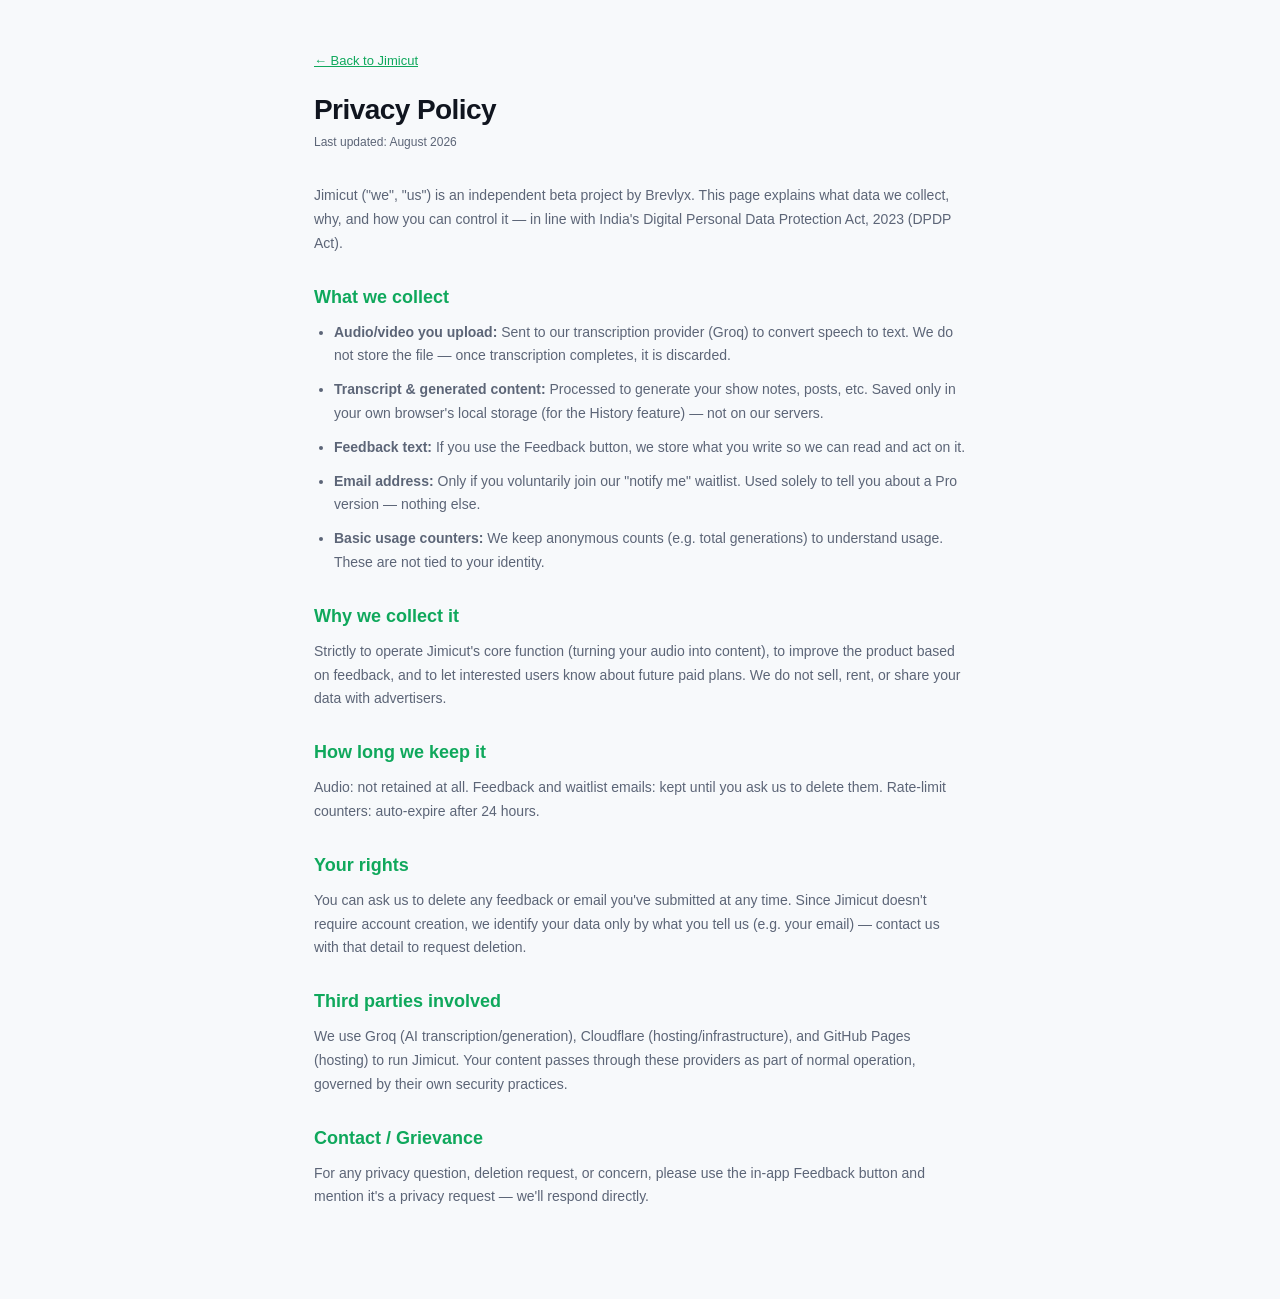
<file: privacy.html>
<!DOCTYPE html>
<html lang="en">
<head>
<meta charset="UTF-8">
<meta name="viewport" content="width=device-width, initial-scale=1.0">
<title>Privacy Policy — Jimicut</title>
<link rel="icon" type="image/png" href="favicon.png">
<link rel="stylesheet" href="style.css">
<script>
  if(localStorage.getItem('jimicut_theme') === 'dark'){
    document.documentElement.setAttribute('data-theme', 'dark');
  }
</script>
<style>
  .legal-page{ max-width:700px; margin:0 auto; padding:48px 24px 80px; }
  .legal-page h1{ font-family:'Space Grotesk', sans-serif; font-size:28px; margin-bottom:8px; }
  .legal-page .updated{ font-size:12px; color:var(--text-dim); margin-bottom:32px; }
  .legal-page h2{ font-family:'Space Grotesk', sans-serif; font-size:18px; margin:28px 0 10px; color:var(--accent); }
  .legal-page p, .legal-page li{ font-size:14px; color:var(--text-dim); line-height:1.7; margin-bottom:10px; }
  .legal-page ul{ padding-left:20px; }
  .legal-page a{ color:var(--accent); }
  .back-link{ display:inline-block; margin-bottom:24px; font-size:13px; color:var(--text-dim); }
</style>
</head>
<body>
<main class="legal-page">
  <a href="index.html" class="back-link">← Back to Jimicut</a>
  <h1>Privacy Policy</h1>
  <p class="updated">Last updated: August 2026</p>

  <p>Jimicut ("we", "us") is an independent beta project by Brevlyx. This page explains what data we collect, why, and how you can control it — in line with India's Digital Personal Data Protection Act, 2023 (DPDP Act).</p>

  <h2>What we collect</h2>
  <ul>
    <li><strong>Audio/video you upload:</strong> Sent to our transcription provider (Groq) to convert speech to text. We do not store the file — once transcription completes, it is discarded.</li>
    <li><strong>Transcript & generated content:</strong> Processed to generate your show notes, posts, etc. Saved only in your own browser's local storage (for the History feature) — not on our servers.</li>
    <li><strong>Feedback text:</strong> If you use the Feedback button, we store what you write so we can read and act on it.</li>
    <li><strong>Email address:</strong> Only if you voluntarily join our "notify me" waitlist. Used solely to tell you about a Pro version — nothing else.</li>
    <li><strong>Basic usage counters:</strong> We keep anonymous counts (e.g. total generations) to understand usage. These are not tied to your identity.</li>
  </ul>

  <h2>Why we collect it</h2>
  <p>Strictly to operate Jimicut's core function (turning your audio into content), to improve the product based on feedback, and to let interested users know about future paid plans. We do not sell, rent, or share your data with advertisers.</p>

  <h2>How long we keep it</h2>
  <p>Audio: not retained at all. Feedback and waitlist emails: kept until you ask us to delete them. Rate-limit counters: auto-expire after 24 hours.</p>

  <h2>Your rights</h2>
  <p>You can ask us to delete any feedback or email you've submitted at any time. Since Jimicut doesn't require account creation, we identify your data only by what you tell us (e.g. your email) — contact us with that detail to request deletion.</p>

  <h2>Third parties involved</h2>
  <p>We use Groq (AI transcription/generation), Cloudflare (hosting/infrastructure), and GitHub Pages (hosting) to run Jimicut. Your content passes through these providers as part of normal operation, governed by their own security practices.</p>

  <h2>Contact / Grievance</h2>
  <p>For any privacy question, deletion request, or concern, please use the in-app Feedback button and mention it's a privacy request — we'll respond directly.</p>
</main>
</body>
</html>
</file>
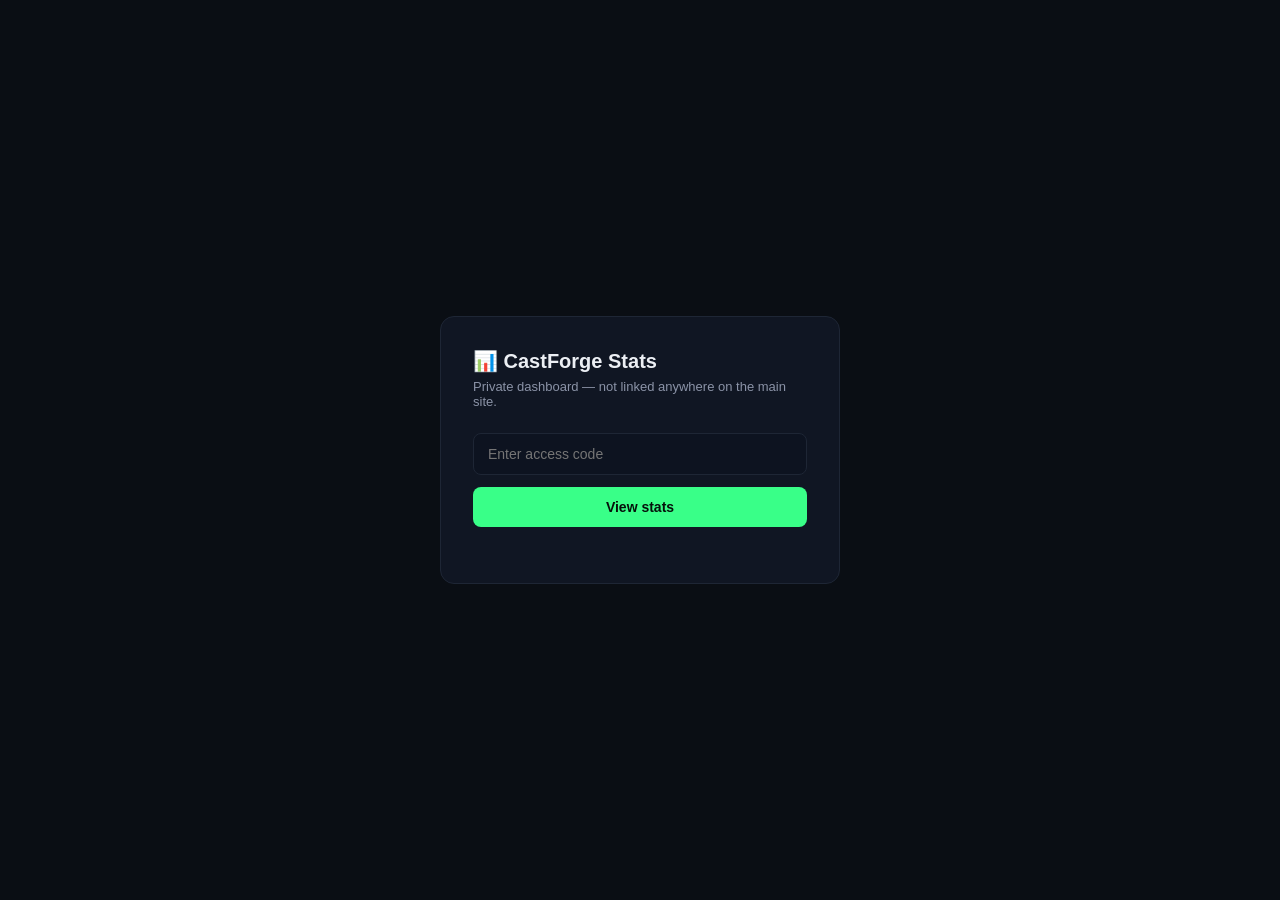
<file: stats-1.html>
<!DOCTYPE html>
<html lang="en">
<head>
<meta charset="UTF-8">
<meta name="viewport" content="width=device-width, initial-scale=1.0">
<title>CastForge — Stats</title>
<style>
  @import url('https://fonts.cdnfonts.com/css/space-grotesk');
  @import url('https://fonts.cdnfonts.com/css/inter');
  :root{
    --bg:#0A0E14; --bg-raised:#101623; --line:#1E2635;
    --text:#ECEFF4; --text-dim:#8B93A7; --accent:#39FF88; --accent-dim:#1F8F52;
  }
  *{box-sizing:border-box; margin:0; padding:0;}
  body{
    background:var(--bg); color:var(--text); font-family:'Inter', sans-serif;
    min-height:100vh; display:flex; align-items:center; justify-content:center; padding:20px;
  }
  .card{
    background:var(--bg-raised); border:1px solid var(--line); border-radius:14px;
    padding:32px; max-width:400px; width:100%;
  }
  h1{ font-family:'Space Grotesk', sans-serif; font-size:20px; margin-bottom:6px; }
  .sub{ font-size:13px; color:var(--text-dim); margin-bottom:24px; }
  input{
    width:100%; background:#0D1320; border:1px solid var(--line); border-radius:8px;
    color:var(--text); font-size:14px; padding:12px 14px; margin-bottom:12px;
    font-family:'Inter', sans-serif;
  }
  input:focus{ outline:none; border-color:var(--accent-dim); }
  button{
    width:100%; background:var(--accent); color:#06110B; border:none;
    font-family:'Space Grotesk', sans-serif; font-weight:700; font-size:14px;
    padding:12px; border-radius:8px; cursor:pointer;
  }
  button:hover{ opacity:0.9; }
  .stats{ display:none; margin-top:24px; }
  .stats.active{ display:block; }
  .stat-row{
    display:flex; justify-content:space-between; align-items:center;
    padding:16px 0; border-bottom:1px solid var(--line);
  }
  .stat-row:last-child{ border-bottom:none; }
  .stat-label{ font-size:13px; color:var(--text-dim); }
  .stat-value{ font-family:'Space Grotesk', sans-serif; font-size:28px; font-weight:700; color:var(--accent); }
  .error{ color:#ff8080; font-size:13px; margin-top:10px; display:none; }
  .error.active{ display:block; }
  .refresh-hint{ font-size:11px; color:var(--text-dim); text-align:center; margin-top:16px; }
  .feedback-list{ margin-top:24px; }
  .feedback-item{
    background:#0D1320; border:1px solid var(--line); border-radius:8px;
    padding:12px 14px; margin-bottom:8px; font-size:13px; line-height:1.5;
  }
  .feedback-date{ font-size:10px; color:var(--text-dim); margin-top:6px; }
</style>
</head>
<body>
<div class="card">
  <h1>📊 CastForge Stats</h1>
  <p class="sub">Private dashboard — not linked anywhere on the main site.</p>

  <input type="password" id="secretInput" placeholder="Enter access code" onkeydown="if(event.key==='Enter') loadStats()">
  <button onclick="loadStats()">View stats</button>
  <div class="error" id="errorBox"></div>

  <div class="stats" id="statsBox">
    <div class="stat-row">
      <span class="stat-label">Total content generations</span>
      <span class="stat-value" id="statGenerations">—</span>
    </div>
    <div class="stat-row">
      <span class="stat-label">Total audio transcriptions</span>
      <span class="stat-value" id="statTranscriptions">—</span>
    </div>
    <div class="stat-row">
      <span class="stat-label">Feedback received</span>
      <span class="stat-value" id="statFeedback">—</span>
    </div>
    <div class="stat-row">
      <span class="stat-label">Pro waitlist signups</span>
      <span class="stat-value" id="statInterest">—</span>
    </div>
    <div class="refresh-hint">Numbers update live — refresh anytime to check again.</div>
  </div>

  <div class="feedback-list" id="interestListBox"></div>
  <div class="feedback-list" id="feedbackListBox"></div>
</div>

<script>
const STATS_URL = "https://castforge.rajukumar98763017.workers.dev/stats";

async function loadStats(){
  const secret = document.getElementById('secretInput').value.trim();
  const errorBox = document.getElementById('errorBox');
  const statsBox = document.getElementById('statsBox');
  errorBox.classList.remove('active');
  statsBox.classList.remove('active');

  if(!secret){
    errorBox.innerText = 'Please enter the access code.';
    errorBox.classList.add('active');
    return;
  }

  try{
    const response = await fetch(STATS_URL, {
      method: 'POST',
      headers: { 'Content-Type': 'application/json' },
      body: JSON.stringify({ secret: secret })
    });
    const data = await response.json();

    if(!response.ok || data.error){
      errorBox.innerText = 'Incorrect access code.';
      errorBox.classList.add('active');
      return;
    }

    document.getElementById('statGenerations').innerText = data.total_generations;
    document.getElementById('statTranscriptions').innerText = data.total_transcriptions;
    document.getElementById('statFeedback').innerText = data.total_feedback;
    document.getElementById('statInterest').innerText = data.total_interest;
    statsBox.classList.add('active');

    const interestBox = document.getElementById('interestListBox');
    if(data.interest_emails && data.interest_emails.length > 0){
      interestBox.innerHTML = '<div style="font-size:12px; color:var(--text-dim); margin-bottom:8px;">Waitlist emails:</div>' +
        data.interest_emails.map(email => `<div class="feedback-item">${email.replace(/</g,'&lt;')}</div>`).join('');
    } else {
      interestBox.innerHTML = '';
    }

    const listBox = document.getElementById('feedbackListBox');
    if(data.feedback_items && data.feedback_items.length > 0){
      listBox.innerHTML = data.feedback_items.map(item => `
        <div class="feedback-item">
          ${item.text.replace(/</g,'&lt;')}
          <div class="feedback-date">${item.date}</div>
        </div>
      `).join('');
    } else {
      listBox.innerHTML = '';
    }
  } catch(err){
    errorBox.innerText = 'Something went wrong — please try again.';
    errorBox.classList.add('active');
  }
}
</script>
</body>
</html>
</file>
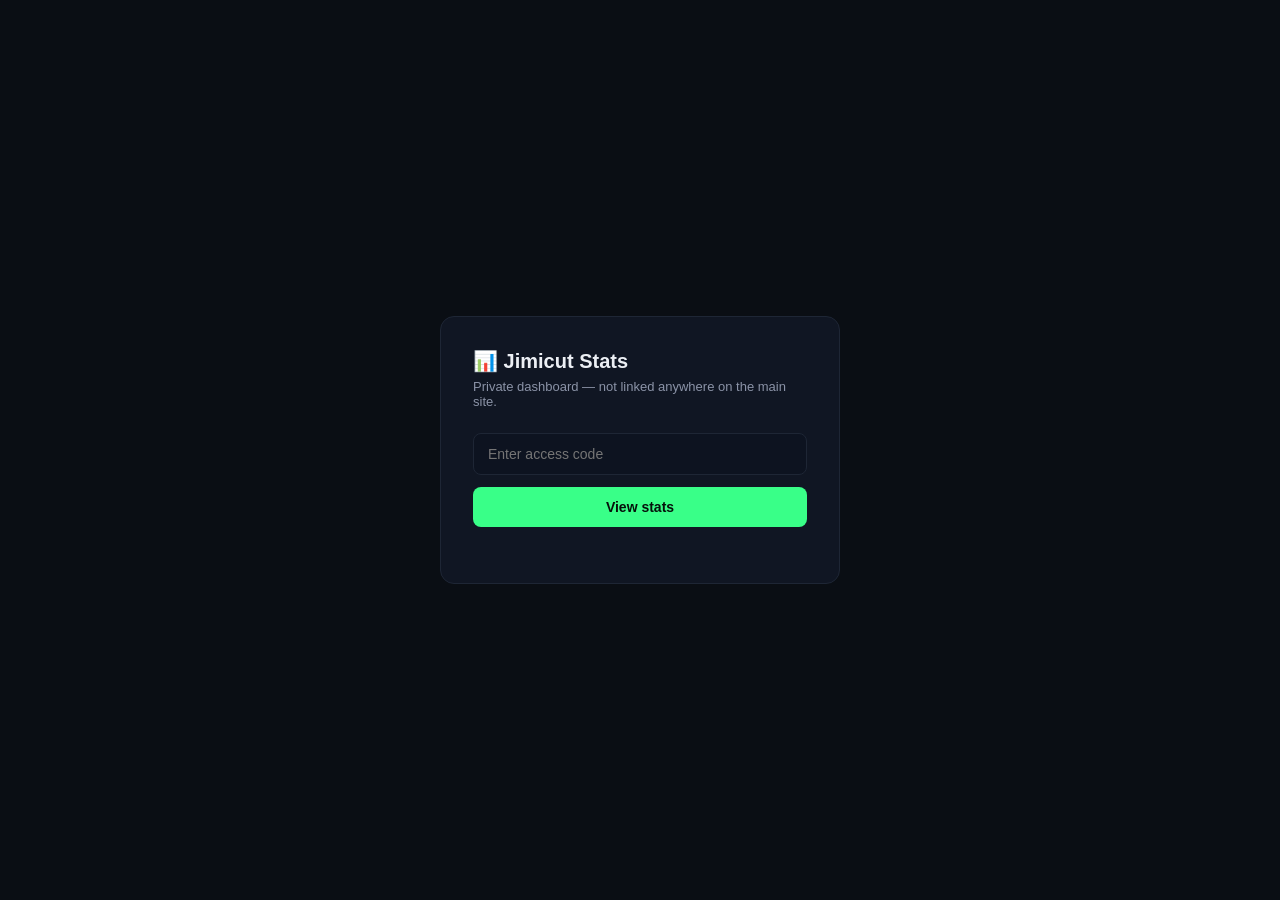
<file: stats.html>
<!DOCTYPE html>
<html lang="en">
<head>
<meta charset="UTF-8">
<meta name="viewport" content="width=device-width, initial-scale=1.0">
<title>Jimicut — Stats</title>
<style>
  @import url('https://fonts.cdnfonts.com/css/space-grotesk');
  @import url('https://fonts.cdnfonts.com/css/inter');
  :root{
    --bg:#0A0E14; --bg-raised:#101623; --line:#1E2635;
    --text:#ECEFF4; --text-dim:#8B93A7; --accent:#39FF88; --accent-dim:#1F8F52;
  }
  *{box-sizing:border-box; margin:0; padding:0;}
  body{
    background:var(--bg); color:var(--text); font-family:'Inter', sans-serif;
    min-height:100vh; display:flex; align-items:center; justify-content:center; padding:20px;
  }
  .card{
    background:var(--bg-raised); border:1px solid var(--line); border-radius:14px;
    padding:32px; max-width:400px; width:100%;
  }
  h1{ font-family:'Space Grotesk', sans-serif; font-size:20px; margin-bottom:6px; }
  .sub{ font-size:13px; color:var(--text-dim); margin-bottom:24px; }
  input{
    width:100%; background:#0D1320; border:1px solid var(--line); border-radius:8px;
    color:var(--text); font-size:14px; padding:12px 14px; margin-bottom:12px;
    font-family:'Inter', sans-serif;
  }
  input:focus{ outline:none; border-color:var(--accent-dim); }
  button{
    width:100%; background:var(--accent); color:#06110B; border:none;
    font-family:'Space Grotesk', sans-serif; font-weight:700; font-size:14px;
    padding:12px; border-radius:8px; cursor:pointer;
  }
  button:hover{ opacity:0.9; }
  .stats{ display:none; margin-top:24px; }
  .stats.active{ display:block; }
  .stat-row{
    display:flex; justify-content:space-between; align-items:center;
    padding:16px 0; border-bottom:1px solid var(--line);
  }
  .stat-row:last-child{ border-bottom:none; }
  .stat-label{ font-size:13px; color:var(--text-dim); }
  .stat-value{ font-family:'Space Grotesk', sans-serif; font-size:28px; font-weight:700; color:var(--accent); }
  .error{ color:#ff8080; font-size:13px; margin-top:10px; display:none; }
  .error.active{ display:block; }
  .refresh-hint{ font-size:11px; color:var(--text-dim); text-align:center; margin-top:16px; }
  .feedback-list{ margin-top:24px; }
  .feedback-item{
    background:#0D1320; border:1px solid var(--line); border-radius:8px;
    padding:12px 14px; margin-bottom:8px; font-size:13px; line-height:1.5;
  }
  .feedback-date{ font-size:10px; color:var(--text-dim); margin-top:6px; }
</style>
</head>
<body>
<div class="card">
  <h1>📊 Jimicut Stats</h1>
  <p class="sub">Private dashboard — not linked anywhere on the main site.</p>

  <input type="password" id="secretInput" placeholder="Enter access code" onkeydown="if(event.key==='Enter') loadStats()">
  <button onclick="loadStats()">View stats</button>
  <div class="error" id="errorBox"></div>

  <div class="stats" id="statsBox">
    <div class="stat-row">
      <span class="stat-label">Total content generations</span>
      <span class="stat-value" id="statGenerations">—</span>
    </div>
    <div class="stat-row">
      <span class="stat-label">Total audio transcriptions</span>
      <span class="stat-value" id="statTranscriptions">—</span>
    </div>
    <div class="stat-row">
      <span class="stat-label">Feedback received</span>
      <span class="stat-value" id="statFeedback">—</span>
    </div>
    <div class="stat-row">
      <span class="stat-label">Pro waitlist signups</span>
      <span class="stat-value" id="statInterest">—</span>
    </div>
    <div class="stat-row">
      <span class="stat-label">AssemblyAI hours used (of ~185 free)</span>
      <span class="stat-value" id="statHours">—</span>
    </div>
    <div class="refresh-hint">Numbers update live — refresh anytime to check again.</div>
  </div>

  <div class="feedback-list" id="interestListBox"></div>
  <div class="feedback-list" id="feedbackListBox"></div>
</div>

<script>
const STATS_URL = "https://castforge.rajukumar98763017.workers.dev/stats";

async function loadStats(){
  const secret = document.getElementById('secretInput').value.trim();
  const errorBox = document.getElementById('errorBox');
  const statsBox = document.getElementById('statsBox');
  errorBox.classList.remove('active');
  statsBox.classList.remove('active');

  if(!secret){
    errorBox.innerText = 'Please enter the access code.';
    errorBox.classList.add('active');
    return;
  }

  try{
    const response = await fetch(STATS_URL, {
      method: 'POST',
      headers: { 'Content-Type': 'application/json' },
      body: JSON.stringify({ secret: secret })
    });
    const data = await response.json();

    if(!response.ok || data.error){
      errorBox.innerText = 'Incorrect access code.';
      errorBox.classList.add('active');
      return;
    }

    document.getElementById('statGenerations').innerText = data.total_generations;
    document.getElementById('statTranscriptions').innerText = data.total_transcriptions;
    document.getElementById('statFeedback').innerText = data.total_feedback;
    document.getElementById('statInterest').innerText = data.total_interest;
    document.getElementById('statHours').innerText = data.hours_used;
    statsBox.classList.add('active');

    const interestBox = document.getElementById('interestListBox');
    if(data.interest_emails && data.interest_emails.length > 0){
      interestBox.innerHTML = '<div style="font-size:12px; color:var(--text-dim); margin-bottom:8px;">Waitlist emails:</div>' +
        data.interest_emails.map(email => `<div class="feedback-item">${email.replace(/</g,'&lt;')}</div>`).join('');
    } else {
      interestBox.innerHTML = '';
    }

    const listBox = document.getElementById('feedbackListBox');
    if(data.feedback_items && data.feedback_items.length > 0){
      listBox.innerHTML = data.feedback_items.map(item => `
        <div class="feedback-item">
          ${item.text.replace(/</g,'&lt;')}
          <div class="feedback-date">${item.date}</div>
        </div>
      `).join('');
    } else {
      listBox.innerHTML = '';
    }
  } catch(err){
    errorBox.innerText = 'Something went wrong — please try again.';
    errorBox.classList.add('active');
  }
}
</script>
</body>
</html>
</file>
<file: style.css>
@import url('https://fonts.cdnfonts.com/css/space-grotesk');
@import url('https://fonts.cdnfonts.com/css/inter');

:root{
  --bg: #F7F9FB;
  --bg-raised: #FFFFFF;
  --line: #E2E7EE;
  --text: #10151F;
  --text-dim: #5C6577;
  --accent: #0FA85C;
  --accent-dim: #0C8248;
  --accent-wash: rgba(15,168,92,0.08);
  --header-bg: rgba(247,249,251,0.9);
  --input-bg: #EEF1F5;
}
[data-theme="dark"]{
  --bg: #0A0E14;
  --bg-raised: #101623;
  --line: #1E2635;
  --text: #ECEFF4;
  --text-dim: #8B93A7;
  --accent: #39FF88;
  --accent-dim: #1F8F52;
  --accent-wash: rgba(57,255,136,0.08);
  --header-bg: rgba(10,14,20,0.9);
  --input-bg: #0D1320;
}
*{box-sizing:border-box; margin:0; padding:0;}
html{scroll-behavior:smooth; overflow-x:hidden; width:100%;}
body{
  background:var(--bg);
  color:var(--text);
  font-family:'Inter', -apple-system, sans-serif;
  line-height:1.5;
  transition: background .2s ease, color .2s ease;
  min-height:100vh;
  overflow-x:hidden;
  width:100%;
}
::selection{ background:var(--accent); color:#06110B; }

.noise{
  position:fixed; inset:0; pointer-events:none; opacity:0.025; z-index:1;
  background-image:url("data:image/svg+xml,%3Csvg xmlns='http://www.w3.org/2000/svg' width='120' height='120'%3E%3Cfilter id='n'%3E%3CfeTurbulence type='fractalNoise' baseFrequency='0.9' numOctaves='2'/%3E%3C/filter%3E%3Crect width='100%25' height='100%25' filter='url(%23n)'/%3E%3C/svg%3E");
}

header{
  position:sticky; top:0; z-index:10;
  display:flex; align-items:center; justify-content:space-between;
  gap:8px;
  padding:14px 20px;
  background:var(--header-bg);
  backdrop-filter:blur(10px);
  border-bottom:1px solid var(--line);
  flex-wrap:wrap;
}
.header-actions{ display:flex; align-items:center; gap:8px; flex-wrap:wrap; }
.logo-group{ display:flex; flex-direction:column; gap:2px; }
.logo{
  font-family:'Space Grotesk', sans-serif;
  font-weight:700;
  font-size:19px;
  letter-spacing:-0.02em;
  display:flex; align-items:center; gap:9px;
}
.logo-sub{
  font-size:10px; color:var(--text-dim); letter-spacing:0.04em;
  margin-left:31px; text-transform:uppercase;
}
.logo-mark{
  width:22px; height:16px; display:flex; align-items:flex-end; gap:2px;
}
.logo-mark span{
  width:3px; background:var(--accent); border-radius:1px;
  animation:pulse 1.4s ease-in-out infinite;
}
.logo-mark span:nth-child(1){height:40%; animation-delay:0s;}
.logo-mark span:nth-child(2){height:100%; animation-delay:0.15s;}
.logo-mark span:nth-child(3){height:65%; animation-delay:0.3s;}
.logo-mark span:nth-child(4){height:85%; animation-delay:0.45s;}
@keyframes pulse{
  0%,100%{transform:scaleY(0.5);} 50%{transform:scaleY(1);}
}
.tag{
  font-size:12px; color:var(--text-dim);
  border:1px solid var(--line); padding:5px 10px; border-radius:20px;
}
.settings-btn{
  background:transparent; border:1px solid var(--line); color:var(--text-dim);
  width:36px; height:36px; border-radius:8px; font-size:16px; cursor:pointer;
  transition:all .15s;
}
.settings-btn:hover{ color:var(--accent); border-color:var(--accent-dim); }

.history-btn, .feedback-btn, .theme-toggle{
  background:transparent; border:1px solid var(--line); color:var(--text-dim);
  width:36px; height:36px; border-radius:8px; font-size:15px; cursor:pointer;
  transition:all .15s; display:flex; align-items:center; justify-content:center;
  flex-shrink:0;
}
.history-btn:hover, .feedback-btn:hover, .theme-toggle:hover{ color:var(--accent); border-color:var(--accent-dim); }

.feedback-textarea{
  width:100%; min-height:100px;
  background:var(--input-bg); border:1px solid var(--line); border-radius:8px;
  color:var(--text); font-family:'Inter', sans-serif; font-size:16px;
  padding:12px 14px; resize:vertical; line-height:1.5;
}
.feedback-textarea:focus{ outline:none; border-color:var(--accent-dim); }
.feedback-status{ font-size:12px; color:var(--accent); margin-top:10px; min-height:16px; }

.history-modal{ max-width:480px; max-height:75vh; overflow-y:auto; }
.history-item{
  background:var(--input-bg); border:1px solid var(--line); border-radius:10px;
  padding:14px 16px; margin-bottom:10px; cursor:pointer; transition:all .15s;
}
.history-item:hover{ border-color:var(--accent-dim); }
.history-item-title{ font-size:14px; font-weight:600; margin-bottom:4px; word-break:break-word; overflow-wrap:anywhere; }
.history-item-meta{ font-size:11px; color:var(--text-dim); }
.history-empty{ font-size:13px; color:var(--text-dim); text-align:center; padding:24px 0; }
.history-delete{
  float:right; background:none; border:none; color:var(--text-dim); cursor:pointer; font-size:14px;
}
.history-delete:hover{ color:#ff8080; }

.inapp-banner{
  display:none; background:#3a2a0a; border-bottom:1px solid #6b4a12;
  color:#ffcb6b; font-size:13px; text-align:center; padding:12px 16px; line-height:1.5;
}
.inapp-banner.active{ display:block; }

.modal-overlay{
  display:none; position:fixed; inset:0; z-index:100;
  background:rgba(5,7,11,0.75); backdrop-filter:blur(4px);
  align-items:center; justify-content:center; padding:20px;
}
.modal-overlay.active{ display:flex; }
.modal{
  background:var(--bg-raised); border:1px solid var(--line); border-radius:14px;
  padding:26px; max-width:400px; width:100%;
}
.modal-title{ font-family:'Space Grotesk', sans-serif; font-size:18px; font-weight:700; margin-bottom:8px; }
.modal-sub{ font-size:13px; color:var(--text-dim); margin-bottom:18px; line-height:1.5; }
.modal-label{ font-size:12px; color:var(--text-dim); display:block; margin-bottom:6px; }
.modal-input{
  width:100%; background:var(--input-bg); border:1px solid var(--line); border-radius:8px;
  color:var(--text); font-size:16px; padding:11px 14px; font-family:'Inter', sans-serif;
}
.modal-input:focus{ outline:none; border-color:var(--accent-dim); }
.modal-hint{ font-size:11px; color:var(--text-dim); margin-top:8px; }
.modal-actions{ display:flex; justify-content:flex-end; gap:10px; margin-top:20px; }

main{max-width:900px; margin:0 auto; padding:0 24px; width:100%; box-sizing:border-box;}

.hero{
  padding:64px 0 40px;
  text-align:left;
}
.eyebrow{
  font-size:12px; text-transform:uppercase; letter-spacing:0.14em;
  color:var(--accent); font-weight:600; margin-bottom:16px;
  display:flex; align-items:center; gap:8px;
}
.eyebrow::before{content:''; width:6px; height:6px; background:var(--accent); border-radius:50%; display:inline-block; box-shadow:0 0 8px var(--accent);}
h1{
  font-family:'Space Grotesk', sans-serif;
  font-weight:700;
  font-size:clamp(32px, 5.5vw, 52px);
  line-height:1.05;
  letter-spacing:-0.02em;
  max-width:14ch;
  margin-bottom:18px;
}
h1 em{ font-style:normal; color:var(--accent); }
.sub{
  color:var(--text-dim); font-size:16px; max-width:52ch; margin-bottom:0;
}

.demo-section{ margin:8px 0 32px; }
.demo-label{
  font-family:'Space Grotesk', sans-serif; font-size:12px; font-weight:600;
  text-transform:uppercase; letter-spacing:0.08em; color:var(--accent); margin-bottom:14px;
}
.demo-grid{ display:grid; grid-template-columns:1fr; gap:12px; }
@media(min-width:640px){ .demo-grid{ grid-template-columns:1fr 1fr 1fr; } }
.demo-card{
  background:var(--bg-raised); border:1px solid var(--line); border-radius:12px; padding:16px;
}
.demo-card-title{ font-family:'Space Grotesk', sans-serif; font-size:13px; font-weight:700; margin-bottom:8px; }
.demo-card-body{ font-size:12.5px; color:var(--text-dim); line-height:1.6; }
.demo-note{ font-size:11.5px; color:var(--text-dim); margin-top:14px; font-style:italic; }

.panel{
  background:var(--bg-raised);
  border:1px solid var(--line);
  border-radius:14px;
  padding:28px;
  margin:32px 0;
}
.panel-label{
  font-family:'Space Grotesk', sans-serif;
  font-size:13px; font-weight:600; text-transform:uppercase; letter-spacing:0.08em;
  color:var(--text-dim); margin-bottom:14px;
}

textarea{
  width:100%; min-height:160px;
  background:var(--input-bg); border:1px solid var(--line); border-radius:10px;
  color:var(--text); font-family:'Inter', sans-serif; font-size:16px;
  padding:16px; resize:vertical; line-height:1.6;
}
textarea:focus{ outline:none; border-color:var(--accent-dim); }
textarea::placeholder{ color:#4A5468; }

.input-mode-tabs{ display:flex; gap:8px; margin-bottom:16px; }
.mode-tab{
  font-family:'Space Grotesk', sans-serif; font-size:13px; font-weight:600;
  background:transparent; color:var(--text-dim); border:1px solid var(--line);
  padding:9px 16px; border-radius:8px; cursor:pointer; transition:all .15s;
}
.mode-tab.active{ background:var(--accent-wash); color:var(--accent); border-color:var(--accent-dim); }

.dropzone{
  display:flex; flex-direction:column; align-items:center; justify-content:center;
  gap:10px; min-height:160px; border:1.5px dashed var(--line); border-radius:12px;
  cursor:pointer; transition:all .15s; text-align:center; padding:20px;
}
.dropzone:hover{ border-color:var(--accent-dim); background:var(--accent-wash); }
.dropzone-icon{ font-size:32px; }
.dropzone-text{ font-size:14px; color:var(--text-dim); line-height:1.6; word-break:break-word; overflow-wrap:anywhere; max-width:100%; }
.dropzone-sub{ font-size:12px; color:#4A5468; }
.dropzone.has-file{ border-color:var(--accent); border-style:solid; }

.options-toggle{
  background:none; border:none; color:var(--text-dim); font-size:12.5px;
  cursor:pointer; padding:8px 0; margin:4px 0; text-align:left;
}
.options-toggle:hover{ color:var(--accent); }
.options-panel{ display:none; padding:14px; background:var(--input-bg); border-radius:10px; margin-bottom:8px; }
.options-panel.active{ display:block; }

.lang-select-row{ display:flex; align-items:center; gap:10px; margin-bottom:14px; flex-wrap:wrap; }
.lang-label{ font-size:12px; color:var(--text-dim); }
.lang-chips{ display:flex; gap:6px; }
.lang-chip, .tone-chip{
  font-size:12px; color:var(--text-dim); background:transparent;
  border:1px solid var(--line); padding:5px 12px; border-radius:20px; cursor:pointer;
  transition:all .15s;
}
.lang-chip.active, .tone-chip.active{ background:var(--accent-wash); color:var(--accent); border-color:var(--accent-dim); }
.lang-chip:hover:not(.active), .tone-chip:hover:not(.active){ border-color:var(--accent-dim); color:var(--text); }

.sample-row{ display:flex; gap:10px; margin-top:12px; flex-wrap:wrap; }
.chip{
  font-size:12px; color:var(--text-dim); background:transparent;
  border:1px solid var(--line); padding:6px 12px; border-radius:20px;
  cursor:pointer; transition:all .15s;
}
.chip:hover{ border-color:var(--accent-dim); color:var(--text); }

.cta-row{ display:flex; align-items:center; gap:16px; margin-top:20px; flex-wrap:wrap; }
button.primary{
  background:var(--accent); color:#06110B; border:none;
  font-family:'Space Grotesk', sans-serif; font-weight:700; font-size:15px;
  padding:14px 26px; border-radius:9px; cursor:pointer;
  transition:transform .15s, box-shadow .15s;
  box-shadow:0 0 0 rgba(57,255,136,0);
}
button.primary:hover{ transform:translateY(-1px); box-shadow:0 6px 20px rgba(57,255,136,0.25); }
button.primary:disabled{ opacity:0.5; cursor:not-allowed; transform:none; box-shadow:none; }
.hint{ font-size:12px; color:var(--text-dim); }

.waveform{
  display:none; align-items:flex-end; gap:3px; height:36px; margin:20px 0;
}
.waveform.active{ display:flex; }
.waveform span{
  width:4px; background:var(--accent); border-radius:2px;
  animation:wave 1s ease-in-out infinite;
}
@keyframes wave{
  0%,100%{ height:20%; opacity:0.4; } 50%{ height:100%; opacity:1; }
}

.status-text{ font-size:13px; color:var(--accent); display:none; margin-top:4px; }
.status-text.active{ display:block; }

.results{ display:none; margin-top:8px; }
.results.active{ display:block; }

.tabs{
  display:flex; gap:4px; border-bottom:1px solid var(--line);
  margin-bottom:24px; overflow-x:auto;
}
.tab{
  font-family:'Space Grotesk', sans-serif; font-size:13px; font-weight:600;
  color:var(--text-dim); background:none; border:none; cursor:pointer;
  padding:12px 16px; border-bottom:2px solid transparent; white-space:nowrap;
  transition:color .15s;
}
.tab.active{ color:var(--accent); border-bottom-color:var(--accent); }
.tab:hover:not(.active){ color:var(--text); }

.tab-content{ display:none; }
.tab-content.active{ display:block; animation:fadeIn .3s ease; }
@keyframes fadeIn{ from{opacity:0; transform:translateY(6px);} to{opacity:1; transform:translateY(0);} }

.output-block{
  background:var(--input-bg); border:1px solid var(--line); border-radius:10px;
  padding:20px; font-size:14px; white-space:pre-wrap; line-height:1.7;
  max-height:420px; overflow-y:auto;
}
.output-block:focus{ outline:none; border-color:var(--accent-dim); background:var(--input-bg); }
.output-block h3{ font-family:'Space Grotesk', sans-serif; font-size:14px; color:var(--accent); margin:16px 0 6px; }
.output-block h3:first-child{ margin-top:0; }

.edit-hint{ font-size:11px; color:var(--text-dim); margin-bottom:8px; }

.copy-btn{
  margin-top:12px; font-size:12px; color:var(--accent);
  background:var(--accent-wash); border:1px solid var(--accent-dim);
  padding:7px 14px; border-radius:8px; cursor:pointer;
}
.copy-btn:hover{ background:rgba(57,255,136,0.15); }

.social-post{
  background:var(--input-bg); border:1px solid var(--line); border-radius:10px;
  padding:14px 16px; margin-bottom:10px; font-size:13.5px; position:relative;
}
.social-post:focus{ outline:none; border-color:var(--accent-dim); }
.social-post .num{ color:var(--accent); font-weight:700; margin-right:6px; }

footer{
  max-width:900px; margin:60px auto 40px; padding:24px; text-align:center;
  color:var(--text-dim); font-size:12px; border-top:1px solid var(--line);
}
.footer-link{
  background:none; border:none; color:var(--text-dim); font-size:12px;
  text-decoration:underline; cursor:pointer; margin-top:8px; padding:0;
}
.footer-link:hover{ color:var(--accent); }

.privacy-note{
  font-size:11.5px; color:var(--text-dim); text-align:center; margin-top:14px;
  display:flex; align-items:center; justify-content:center; gap:4px;
}
.privacy-detail p{ font-size:13px; color:var(--text-dim); line-height:1.6; margin-bottom:14px; }
.privacy-detail strong{ color:var(--text); }

.error-box{
  background:rgba(255,80,80,0.08); border:1px solid rgba(255,80,80,0.3);
  color:#ff8080; padding:14px 16px; border-radius:10px; font-size:13px; margin-top:16px; display:none;
  line-height:1.6;
}
.error-box a{ color:var(--accent); }
.error-box.active{ display:block; }
</file>
